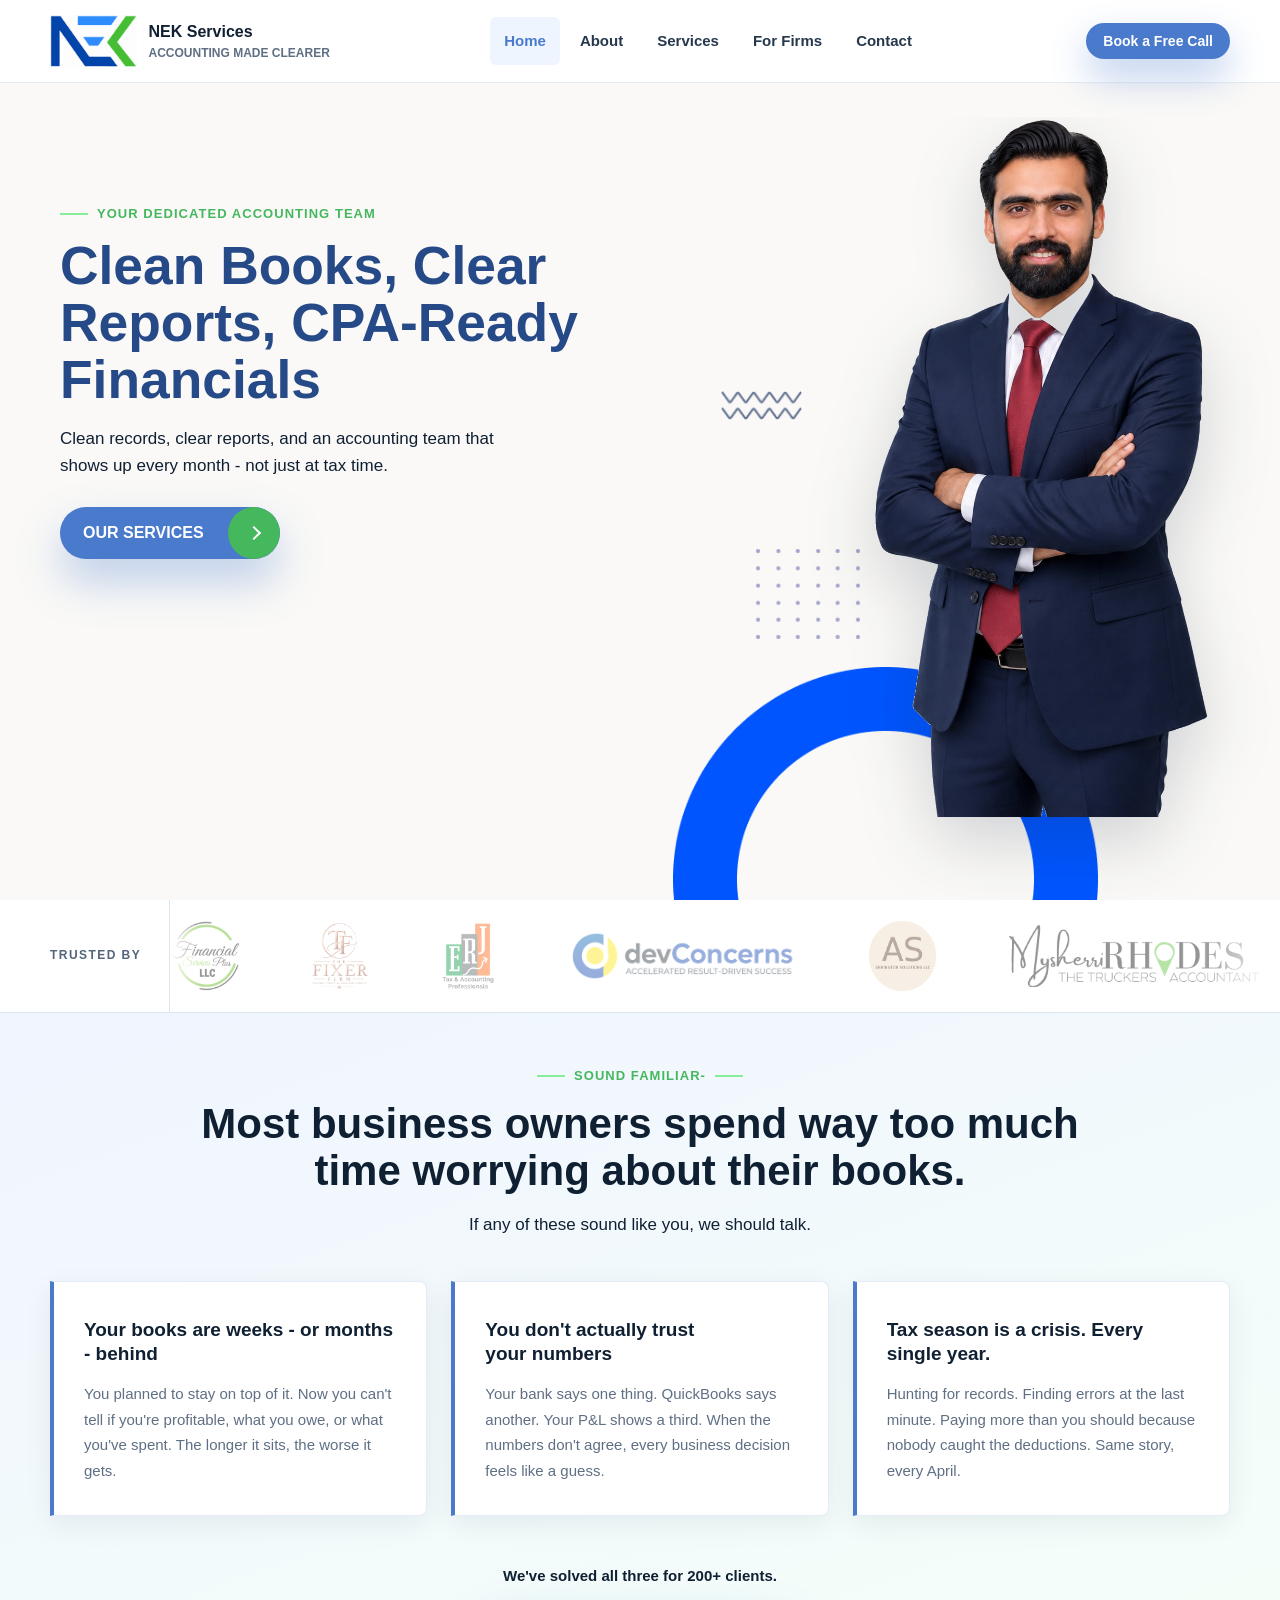
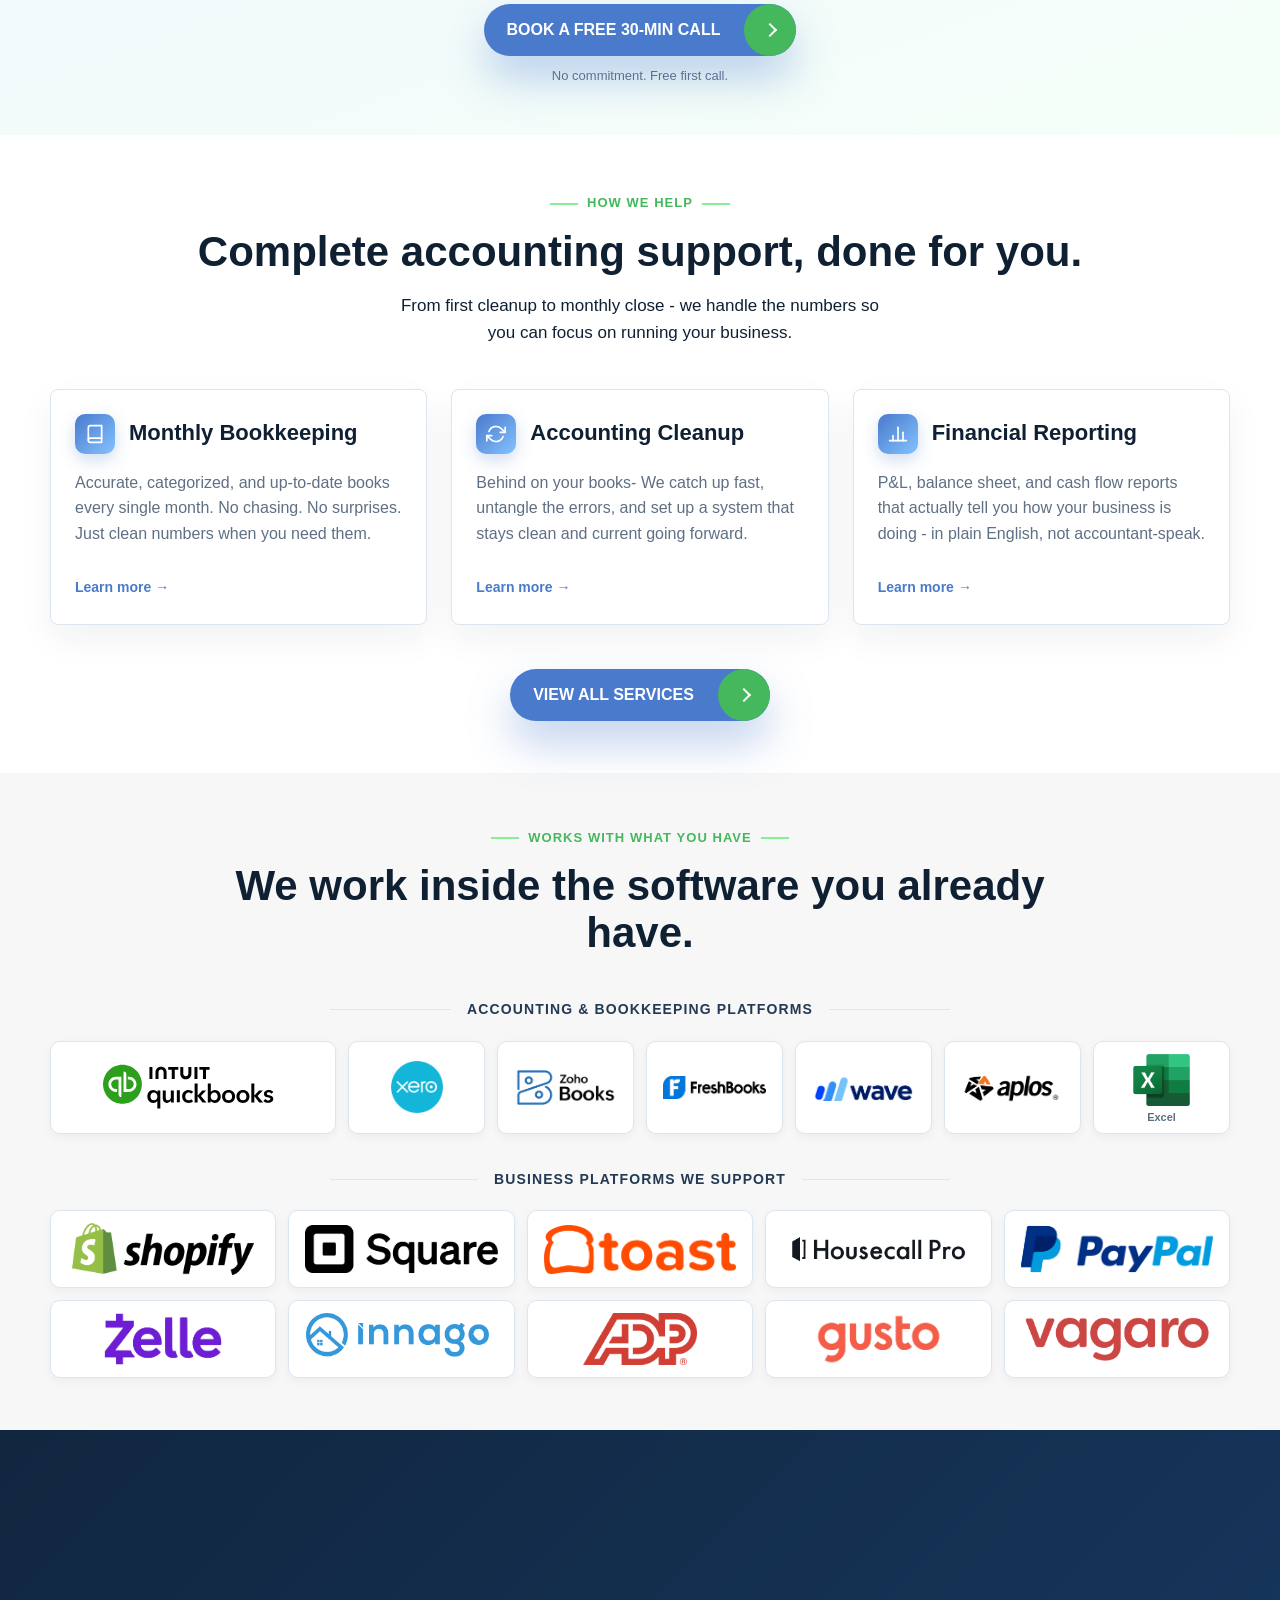
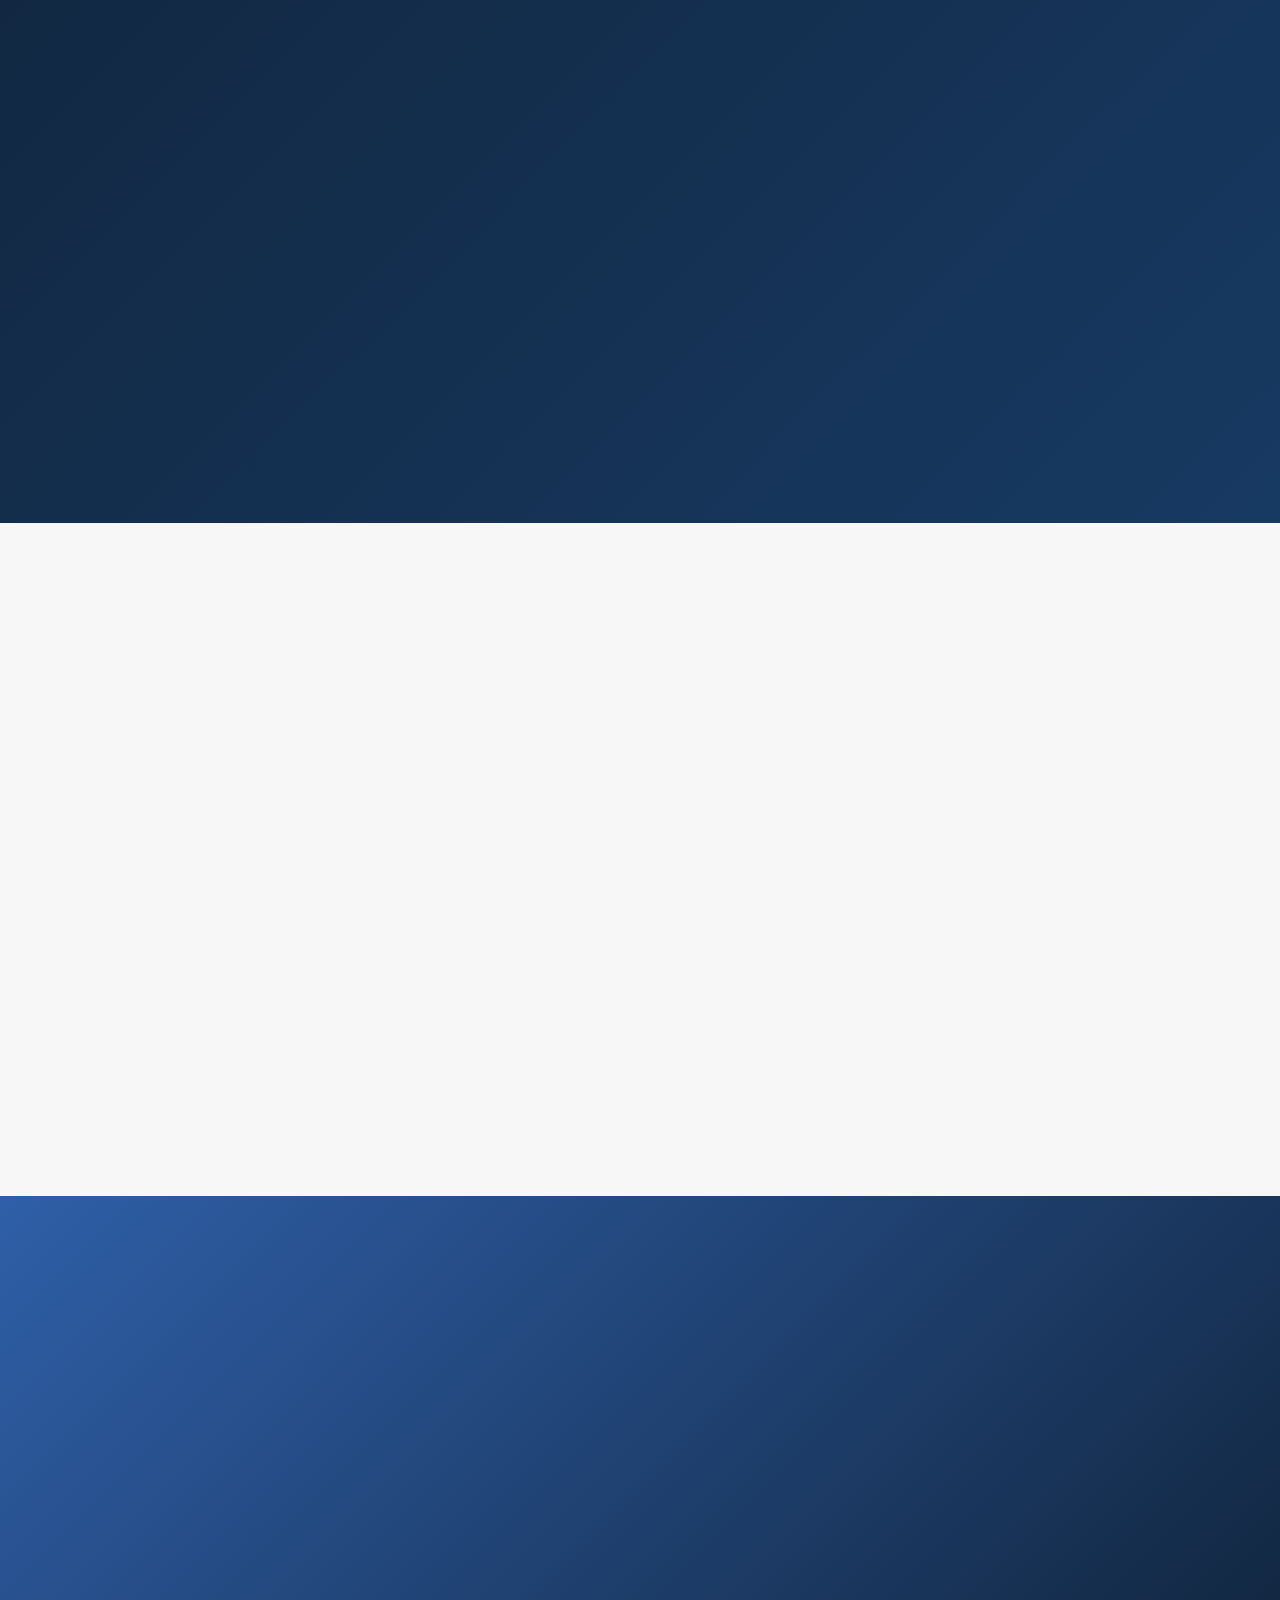
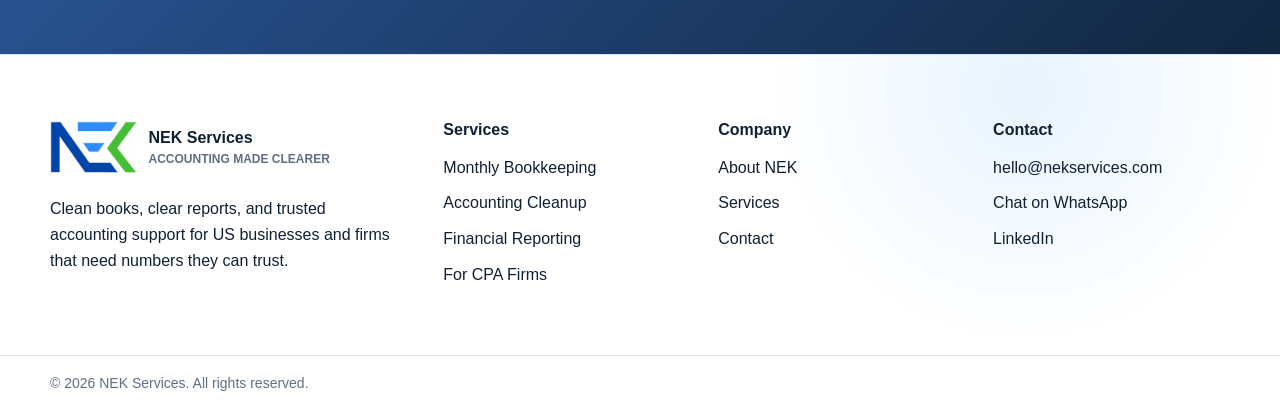
<file: website/index.html>
﻿<!doctype html>
<html lang="en">
<head>
  <meta charset="utf-8">
  <meta name="viewport" content="width=device-width, initial-scale=1">
  <title>NEK Services | Bookkeeping &amp; Accounting for US Businesses</title>
  <meta name="description" content="Clean books, clear reports, and CPA-ready financials for US businesses and CPA firms. NEK Services - monthly bookkeeping, accounting cleanup, financial reporting, and outsourced accounting support since 2016.">
  <link rel="canonical" href="https://www.nekservices.com/">
  <link rel="icon" href="assets/logos/favicon.png?v=nek-favicon-32-1">
  <link rel="preload" as="image" href="assets/img/founder/portrait_q100.webp" type="image/webp">
  <link rel="stylesheet" href="assets/css/styles.css?v=software-label-align-1">
  <!-- Open Graph -->
  <meta property="og:type" content="website">
  <meta property="og:title" content="NEK Services | Bookkeeping & Accounting for US Businesses">
  <meta property="og:description" content="Clean books, clear reports, and CPA-ready financials for US businesses and CPA firms. 10+ years, 200+ clients, strict NDA on every engagement.">
  <meta property="og:url" content="https://www.nekservices.com/">
  <meta property="og:image" content="https://www.nekservices.com/assets/img/og-image.png">
  <meta name="twitter:card" content="summary_large_image">
  <meta name="twitter:title" content="NEK Services | Bookkeeping & Accounting for US Businesses">
  <meta name="twitter:description" content="Clean books, clear reports, and CPA-ready financials for US businesses and CPA firms.">
  <meta name="twitter:image" content="https://www.nekservices.com/assets/img/og-image.png">
  <!-- JSON-LD -->
  <script type="application/ld+json">
  {
    "@context": "https://schema.org",
    "@type": "AccountingService",
    "name": "NEK Services",
    "description": "Monthly bookkeeping, accounting cleanup, financial reporting, and outsourced accounting for US businesses and CPA firms.",
    "url": "https://www.nekservices.com",
    "email": "hello@nekservices.com",
    "foundingDate": "2016",
    "founder": { "@type": "Person", "name": "Muhammad Ilyas", "jobTitle": "Founder & CEO" },
    "areaServed": "US",
    "sameAs": ["https://www.linkedin.com/company/nek-services/"]
  }
  </script>
</head>
<body class="home">

  <header class="header">
    <nav class="container nav" aria-label="Main navigation">
      <a class="brand" href="index.html" aria-label="NEK Services home">
        <img class="brand__logo" src="assets/logos/nek-logo.png?v=mark-2" alt="NEK Services">
        <span class="brand__text">NEK Services <span>Accounting made clearer</span></span>
      </a>
      <button class="menu-toggle" type="button" aria-label="Toggle navigation" aria-expanded="false" data-menu-toggle>
        <span aria-hidden="true"></span><span aria-hidden="true"></span><span aria-hidden="true"></span>
      </button>
      <ul class="nav__links" data-nav-links>
        <li><a href="index.html" aria-current="page">Home</a></li>
        <li><a href="about.html">About</a></li>
        <li><a href="services.html">Services</a></li>
        <li><a href="for-firms.html">For Firms</a></li>
        <li><a href="contact.html">Contact</a></li>
      </ul>
      <div class="nav__actions">
        <a class="btn btn--primary" href="contact.html">Book a Free Call</a>
      </div>
    </nav>
  </header>

  <main>

    <!-- ---------------------------------------------
         HERO  -  DESIGN LOCKED
    --------------------------------------------- -->
    <section class="hero">
      <div class="container hero__grid">
        <div class="hero-copy reveal">
          <p class="eyebrow">Your dedicated accounting team</p>
          <h1>Clean Books, Clear Reports, CPA-Ready Financials</h1>
          <p class="lead">Clean records, clear reports, and an accounting team that shows up every month - not just at tax time.</p>
          <div class="hero__actions">
            <a class="btn btn--arrow" href="services.html"><span>Our Services</span></a>
          </div>
        </div>
        <div class="hero-card hero-visual reveal" aria-label="Muhammad Ilyas, Founder and CEO of NEK Services">
          <span class="hero-visual__ring" aria-hidden="true"></span>
          <span class="hero-visual__dots" aria-hidden="true"></span>
          <span class="hero-visual__zigzag" aria-hidden="true"></span>
          <div class="hero-card__image">
            <picture>
              <source srcset="assets/img/founder/portrait_q100.webp" type="image/webp">
              <img src="assets/img/founder/muhammad-ilyas-standing-1-cutout.png" alt="Muhammad Ilyas, Founder and CEO of NEK Services">
            </picture>
          </div>
        </div>
      </div>
    </section>

    <!-- ---------------------------------------------
         TRUST BAR
    --------------------------------------------- -->
    <div class="trust-bar-wrap">
      <div class="trust-bar__label-col">
        <span class="trust-bar__label">Trusted by</span>
      </div>
      <div class="marquee-outer">
        <div class="marquee-track">
          <div class="marquee-logo"><img src="assets/img/clients/client-financial-services-plus.png" alt="Financial Services Plus" loading="lazy"></div>
          <div class="marquee-logo"><img src="assets/img/clients/client-the-fixer-firm.png" alt="The Fixer Firm" loading="lazy"></div>
          <div class="marquee-logo"><img src="assets/img/clients/client-erj-tax-accounting.png" alt="ERJ Tax &amp; Accounting" loading="lazy"></div>
          <div class="marquee-logo"><img src="assets/img/clients/client-devconcerns.png" alt="DevConcerns" loading="lazy"></div>
          <div class="marquee-logo marquee-logo--badge"><img src="assets/img/clients/client-arrington-solutions.png" alt="Arrington Solutions" loading="lazy"></div>
          <div class="marquee-logo marquee-logo--wide"><img src="assets/img/clients/client-johnson-tax.png" alt="MySherri Rhodes" loading="lazy"></div>
          <div class="marquee-logo marquee-logo--dark"><img src="assets/img/clients/client-a-countability.png" alt="A-Countability" loading="lazy"></div>
          <div class="marquee-logo marquee-logo--wide"><img src="assets/img/clients/client-rhodes-accountant.png" alt="The Oasis Firm" loading="lazy"></div>
          <div class="marquee-logo marquee-logo--wide"><img src="assets/img/clients/client-my-financial-home.png" alt="My Financial Home" loading="lazy"></div>
          <div class="marquee-logo"><img src="assets/img/clients/client-royal-financial-services.png" alt="Royal Financial Services" loading="lazy"></div>
          <div class="marquee-logo marquee-logo--wide marquee-logo--premier"><img src="assets/img/clients/premier-business-solutions-full.png" alt="Premier Business Solutions" loading="lazy"></div>
          <div class="marquee-logo marquee-logo--dark marquee-logo--wide"><img src="assets/img/clients/client-your-tax-strategy.png" alt="Johnson Tax" loading="lazy"></div>
          <div class="marquee-logo marquee-logo--wide"><img src="assets/img/clients/client-the-oasis-firm.png" alt="Your Tax Strategy" loading="lazy"></div>
          <!-- duplicate set for seamless loop -->
          <div class="marquee-logo" aria-hidden="true"><img src="assets/img/clients/client-financial-services-plus.png" alt="" loading="lazy"></div>
          <div class="marquee-logo" aria-hidden="true"><img src="assets/img/clients/client-the-fixer-firm.png" alt="" loading="lazy"></div>
          <div class="marquee-logo" aria-hidden="true"><img src="assets/img/clients/client-erj-tax-accounting.png" alt="" loading="lazy"></div>
          <div class="marquee-logo" aria-hidden="true"><img src="assets/img/clients/client-devconcerns.png" alt="" loading="lazy"></div>
          <div class="marquee-logo marquee-logo--badge" aria-hidden="true"><img src="assets/img/clients/client-arrington-solutions.png" alt="" loading="lazy"></div>
          <div class="marquee-logo marquee-logo--wide" aria-hidden="true"><img src="assets/img/clients/client-johnson-tax.png" alt="" loading="lazy"></div>
          <div class="marquee-logo marquee-logo--dark" aria-hidden="true"><img src="assets/img/clients/client-a-countability.png" alt="" loading="lazy"></div>
          <div class="marquee-logo marquee-logo--wide" aria-hidden="true"><img src="assets/img/clients/client-rhodes-accountant.png" alt="" loading="lazy"></div>
          <div class="marquee-logo marquee-logo--wide" aria-hidden="true"><img src="assets/img/clients/client-my-financial-home.png" alt="" loading="lazy"></div>
          <div class="marquee-logo" aria-hidden="true"><img src="assets/img/clients/client-royal-financial-services.png" alt="" loading="lazy"></div>
          <div class="marquee-logo marquee-logo--wide marquee-logo--premier" aria-hidden="true"><img src="assets/img/clients/premier-business-solutions-full.png" alt="" loading="lazy"></div>
          <div class="marquee-logo marquee-logo--dark marquee-logo--wide" aria-hidden="true"><img src="assets/img/clients/client-your-tax-strategy.png" alt="" loading="lazy"></div>
          <div class="marquee-logo marquee-logo--wide" aria-hidden="true"><img src="assets/img/clients/client-the-oasis-firm.png" alt="" loading="lazy"></div>
        </div>      </div>
    </div>
    </div>

    <!-- ---------------------------------------------
         PAIN POINTS
    --------------------------------------------- -->
    <section class="section section--tint">
      <div class="container">
        <div class="section__head section__head--center reveal">
          <p class="eyebrow">Sound familiar-</p>
          <h2>Most business owners spend way too much time worrying about their books.</h2>
          <p class="lead">If any of these sound like you, we should talk.</p>
        </div>
        <div class="grid grid--3">
          <article class="card pain-card reveal">
            <h3>Your books are weeks - or months - behind</h3>
            <p>You planned to stay on top of it. Now you can't tell if you're profitable, what you owe, or what you've spent. The longer it sits, the worse it gets.</p>
          </article>
          <article class="card pain-card reveal">
            <h3>You don't actually trust your numbers</h3>
            <p>Your bank says one thing. QuickBooks says another. Your P&amp;L shows a third. When the numbers don't agree, every business decision feels like a guess.</p>
          </article>
          <article class="card pain-card reveal">
            <h3>Tax season is a crisis. Every single year.</h3>
            <p>Hunting for records. Finding errors at the last minute. Paying more than you should because nobody caught the deductions. Same story, every April.</p>
          </article>
        </div>
        <div class="pain-cta">
          <p class="pain-cta__claim">We've solved all three for 200+ clients.</p>
          <div>
            <a class="btn btn--arrow" href="contact.html"><span>Book a Free 30-Min Call</span></a>
            <p class="pain-cta__risk">No commitment. Free first call.</p>
          </div>
        </div>
      </div>
    </section>

    <!-- ---------------------------------------------
         SERVICES
    --------------------------------------------- -->
    <section class="section">
      <div class="container">
        <div class="section__head section__head--center reveal">
          <p class="eyebrow">How we help</p>
          <h2>Complete accounting support, done for you.</h2>
          <p class="lead">From first cleanup to monthly close - we handle the numbers so you can focus on running your business.</p>
        </div>
        <div class="grid grid--3">
          <article class="card reveal">
            <div class="svc-heading">
              <div class="svc-badge">
                <svg viewBox="0 0 24 24" fill="none" stroke="#fff" stroke-width="2" stroke-linecap="round" stroke-linejoin="round" aria-hidden="true"><path d="M4 19.5A2.5 2.5 0 0 1 6.5 17H20"/><path d="M6.5 2H20v20H6.5A2.5 2.5 0 0 1 4 19.5v-15A2.5 2.5 0 0 1 6.5 2z"/></svg>
              </div>
              <h3>Monthly Bookkeeping</h3>
            </div>
            <p>Accurate, categorized, and up-to-date books every single month. No chasing. No surprises. Just clean numbers when you need them.</p>
            <a class="card-link" href="services.html#bookkeeping">Learn more</a>
          </article>
          <article class="card reveal">
            <div class="svc-heading">
              <div class="svc-badge">
                <svg viewBox="0 0 24 24" fill="none" stroke="#fff" stroke-width="2" stroke-linecap="round" stroke-linejoin="round" aria-hidden="true"><polyline points="23 4 23 10 17 10"/><polyline points="1 20 1 14 7 14"/><path d="M3.51 9a9 9 0 0 1 14.85-3.36L23 10M1 14l4.64 4.36A9 9 0 0 0 20.49 15"/></svg>
              </div>
              <h3>Accounting Cleanup</h3>
            </div>
            <p>Behind on your books- We catch up fast, untangle the errors, and set up a system that stays clean and current going forward.</p>
            <a class="card-link" href="services.html#cleanup">Learn more</a>
          </article>
          <article class="card reveal">
            <div class="svc-heading">
              <div class="svc-badge">
                <svg viewBox="0 0 24 24" fill="none" stroke="#fff" stroke-width="2" stroke-linecap="round" stroke-linejoin="round" aria-hidden="true"><line x1="18" y1="20" x2="18" y2="10"/><line x1="12" y1="20" x2="12" y2="4"/><line x1="6" y1="20" x2="6" y2="14"/><line x1="2" y1="20" x2="22" y2="20"/></svg>
              </div>
              <h3>Financial Reporting</h3>
            </div>
            <p>P&amp;L, balance sheet, and cash flow reports that actually tell you how your business is doing - in plain English, not accountant-speak.</p>
            <a class="card-link" href="services.html#reporting">Learn more</a>
          </article>
        </div>
        <div class="section__actions" style="justify-content:center;margin-top:44px;">
          <a class="btn btn--arrow" href="services.html"><span>View All Services</span></a>
        </div>
      </div>
    </section>

    <!-- ---------------------------------------------
         SOFTWARE
    --------------------------------------------- -->
    <section class="section section--soft">
      <div class="container">
        <div class="section__head section__head--center reveal">
          <p class="eyebrow">Works with what you have</p>
          <h2>We work inside the software you already have.</h2>
        </div>
        <div class="sw-section reveal">
          <div class="sw-group">
            <p class="sw-group__label">Accounting &amp; Bookkeeping Platforms</p>
            <div class="sw-row sw-row--8">
              <div class="sw-tile sw-tile--wide"><img src="assets/img/software/quickbooks.svg" alt="QuickBooks" loading="lazy"></div>
              <div class="sw-tile"><img src="assets/img/software/xero-logo.png" alt="Xero" loading="lazy"></div>
              <div class="sw-tile"><img src="assets/img/software/zoho-books.png" alt="Zoho Books" loading="lazy"></div>
              <div class="sw-tile"><img src="assets/img/software/freshbooks.png" alt="FreshBooks" loading="lazy"></div>
              <div class="sw-tile"><img src="assets/img/software/wave.png" alt="Wave Accounting" loading="lazy"></div>
              <div class="sw-tile"><img src="assets/img/software/Aplos.png" alt="Aplos" loading="lazy"></div>
              <div class="sw-tile sw-tile--labeled"><img src="assets/img/software/excel-official.png" alt="Microsoft Excel" loading="lazy"><span class="sw-tile__name">Excel</span></div>
            </div>
          </div>
          <div class="sw-group">
            <p class="sw-group__label">Business Platforms We Support</p>
            <div class="sw-row sw-row--5">
              <div class="sw-tile"><img src="assets/img/software/shopify.png" alt="Shopify" loading="lazy"></div>
              <div class="sw-tile"><img src="assets/img/software/square.png" alt="Square" loading="lazy"></div>
              <div class="sw-tile"><img src="assets/img/software/toast.png" alt="Toast POS" loading="lazy"></div>
              <div class="sw-tile"><img src="assets/img/software/housecall-pro.webp" alt="Housecall Pro" loading="lazy"></div>
              <div class="sw-tile"><img src="assets/img/software/paypal.png" alt="PayPal" loading="lazy"></div>
              <div class="sw-tile"><img src="assets/img/software/zelle.png" alt="Zelle" loading="lazy"></div>
              <div class="sw-tile"><img src="assets/img/software/innago.png" alt="Innago" loading="lazy"></div>
              <div class="sw-tile"><img src="assets/img/software/adp.png" alt="ADP" loading="lazy"></div>
              <div class="sw-tile"><img src="assets/img/software/gusto.png" alt="Gusto" loading="lazy"></div>
              <div class="sw-tile"><img src="assets/img/software/vagaro.png" alt="Vagaro" loading="lazy"></div>
            </div>
          </div>
        </div>
      </div>
    </section>

    <!-- ---------------------------------------------
         HOW IT WORKS  -  White background (not soft - breaks consecutive grey)
    --------------------------------------------- -->
    <!-- ---------------------------------------------
         ABOUT + STATS  -  Dark section (shortened - full story on about.html)
    --------------------------------------------- -->
    <section class="section section--dark">
      <div class="container about-grid">
        <div class="reveal">
          <p class="eyebrow">The NEK Difference</p>
          <h2>10 years. 200 clients. Zero shortcuts.</h2>
          <p>For over 10 years, US businesses and CPA firms have trusted NEK to keep their books clean, their reports clear, and their deadlines met. We built NEK Services around one belief: accounting support should be accurate, affordable, and genuinely reliable.</p>
          <ul class="checks">
            <li>Qualified accountants - not just bookkeepers</li>
            <li>Certified QuickBooks ProAdvisors</li>
            <li>Same-day responses during US business hours</li>
          </ul>
          <p class="audience-note">Serving US business owners and CPA firms since 2016.</p>
          <div class="guarantee">
            <p>If we make an error, we fix it immediately - at no cost to you.</p>
          </div>
          <p class="security-note">All client data handled under strict NDA and confidentiality agreement.</p>
          <div class="section__actions" style="margin-top:28px;">
            <a class="btn btn--ghost-light" href="about.html">Meet the Team</a>
          </div>
        </div>
        <div class="reveal">
          <div class="photo-placeholder">
            <img src="assets/img/founder/muhammad-ilyas.jpg" alt="Muhammad Ilyas, Founder NEK Services" loading="lazy">
          </div>
          <div class="about-stats">
            <div class="about-stat">
              <strong data-count="10" data-suffix="+">0+</strong>
              <span>Years in Business</span>
            </div>
            <div class="about-stat">
              <strong data-count="200" data-suffix="+">0+</strong>
              <span>Clients Served</span>
            </div>
            <div class="about-stat">
              <strong data-count="10" data-suffix="K+">0K+</strong>
              <span>Books &amp; Reports Completed</span>
            </div>
            <div class="about-stat">
              <strong data-count="6" data-suffix="+">0+</strong>
              <span>Accounting Professionals</span>
            </div>
          </div>
        </div>
      </div>
    </section>

    <!-- ---------------------------------------------
         TESTIMONIALS  -  3 strongest (Cozette, Courtney, Sam)
    --------------------------------------------- -->
    <section class="section section--soft">
      <div class="container">
        <div class="section__head section__head--center reveal">
          <p class="eyebrow">Real results</p>
          <h2>Our clients say it better than we can.</h2>
          <p class="lead">Real results from the business owners and accounting firms that trust NEK with their most important numbers.</p>
        </div>
        <div class="slider reveal" data-slider>
          <button class="slider__button" type="button" aria-label="Previous testimonial" data-slider-prev>&#8592;</button>
          <div class="slider__viewport" aria-live="polite">
            <div class="slider__track" data-slider-track>

              <article class="card testimonial">
                <div class="testimonial__stars" aria-label="5 out of 5 stars"><span aria-hidden="true">&#9733;&#9733;&#9733;&#9733;&#9733;</span></div>
                <p class="testimonial__body">"NEK Services has helped our firm revenue increase by 227%. Knowledgeable, out-of-the-box thinkers - we've enjoyed partnering with a firm that truly meets our needs."</p>
                <div class="testimonial__person">
                  <img src="assets/img/team/cozette-96.jpg" alt="Dr. Cozette M. White" loading="lazy">
                  <div><strong>Dr. Cozette M. White</strong><span>My Financial Home Enterprises</span></div>
                </div>
              </article>

              <article class="card testimonial">
                <div class="testimonial__stars" aria-label="5 out of 5 stars"><span aria-hidden="true">&#9733;&#9733;&#9733;&#9733;&#9733;</span></div>
                <p class="testimonial__body">"In less than a year I have been able to double my monthly client revenue and leave my 9-5 job. The team consistently demonstrates professionalism, timeliness, and strong attention to detail."</p>
                <div class="testimonial__person">
                  <img src="assets/img/team/courtney-arrington-96.jpg" alt="Courtney Arrington" loading="lazy">
                  <div><strong>Courtney Arrington</strong><span>Arrington Solutions LLC</span></div>
                </div>
              </article>

              <article class="card testimonial">
                <div class="testimonial__stars" aria-label="5 out of 5 stars"><span aria-hidden="true">&#9733;&#9733;&#9733;&#9733;&#9733;</span></div>
                <p class="testimonial__body">"Working with Muhammad Ilyas at NEK Services has been a game-changer for our firm. His proactive approach and attention to detail have streamlined our processes and significantly improved client satisfaction."</p>
                <div class="testimonial__person">
                  <img src="assets/img/team/samantha-mabry-96.jpg" alt="Sam Mabry" loading="lazy">
                  <div><strong>Sam Mabry</strong><span>The Fixer Firm</span></div>
                </div>
              </article>

              <article class="card testimonial">
                <div class="testimonial__stars" aria-label="5 out of 5 stars"><span aria-hidden="true">&#9733;&#9733;&#9733;&#9733;&#9733;</span></div>
                <p class="testimonial__body">"Partnering with Muhammad was a great business decision - he has helped my firm with continued growth. Being able to outsource select services allows both companies to create scalable businesses."</p>
                <div class="testimonial__person">
                  <img src="assets/img/team/marshea-mayfield-96.jpg" alt="Marshea Mayfield" loading="lazy">
                  <div><strong>Marshea Mayfield</strong><span>Financial Services Plus LLC</span></div>
                </div>
              </article>

              <article class="card testimonial">
                <div class="testimonial__stars" aria-label="5 out of 5 stars"><span aria-hidden="true">&#9733;&#9733;&#9733;&#9733;&#9733;</span></div>
                <p class="testimonial__body">"NEK provided exceptional services in accounting, bookkeeping, and tax preparation. I would highly recommend their services because of their professionalism, timeliness, and overall great work."</p>
                <div class="testimonial__person">
                  <img src="assets/img/team/carl-cyrius-96.jpg" alt="Carl Cyrius" loading="lazy">
                  <div><strong>Carl Cyrius</strong><span>The Oasis Firm</span></div>
                </div>
              </article>

            </div>
          </div>
          <button class="slider__button" type="button" aria-label="Next testimonial" data-slider-next>&#8594;</button>
        </div>
      </div>
    </section>

    <!-- ---------------------------------------------
         FINAL CTA
    --------------------------------------------- -->
    <section class="section section--cta">
      <div class="container cta-inner reveal">
        <p class="eyebrow">Ready to get started-</p>
        <h2>Clean books. Clear reports. Starting this month.</h2>
        <p class="cta__sub">200+ US businesses and CPA firms already have clean books, clear reports, and an accounting team they count on every month.</p>
        <div class="section__actions" style="justify-content:center;">
          <a class="btn btn--arrow" href="contact.html"><span>Book a Free 30-Min Call</span></a>
          <a class="btn btn--ghost-light" href="about.html">Meet the Team</a>
        </div>
        <p class="cta-reassurance">No contracts. No lock-in. Your first call is free.</p>
        <p class="cta-location">Based in Lahore, Pakistan. Supporting US businesses since 2016.</p>
      </div>
    </section>

  </main>

  <footer class="footer">
    <div class="container footer__main">
      <div>
        <a class="brand" href="index.html">
          <img class="brand__logo" src="assets/logos/nek-logo.png?v=mark-2" alt="NEK Services">
          <span class="brand__text">NEK Services <span>Accounting made clearer</span></span>
        </a>
        <p>Clean books, clear reports, and trusted accounting support for US businesses and firms that need numbers they can trust.</p>
      </div>
      <div>
        <h3>Services</h3>
        <ul>
          <li><a href="services.html">Monthly Bookkeeping</a></li>
          <li><a href="services.html">Accounting Cleanup</a></li>
          <li><a href="services.html">Financial Reporting</a></li>
          <li><a href="for-firms.html">For CPA Firms</a></li>
        </ul>
      </div>
      <div>
        <h3>Company</h3>
        <ul>
          <li><a href="about.html">About NEK</a></li>
          <li><a href="services.html">Services</a></li>
          <li><a href="contact.html">Contact</a></li>
        </ul>
      </div>
      <div>
        <h3>Contact</h3>
        <ul>
          <li><a href="mailto:hello@nekservices.com">hello@nekservices.com</a></li>
          <li><a href="https://wa.me/923344721225" target="_blank" rel="noopener">Chat on WhatsApp</a></li>
          <li><a href="https://www.linkedin.com/company/nek-services/" target="_blank" rel="noopener">LinkedIn</a></li>
        </ul>
      </div>
    </div>
    <div class="footer__bottom">
      <div class="container">&copy; 2026 NEK Services. All rights reserved.</div>
    </div>
  </footer>

  <script src="assets/js/main.js?v=slider-loop-1"></script>
</body>
</html>
</file>
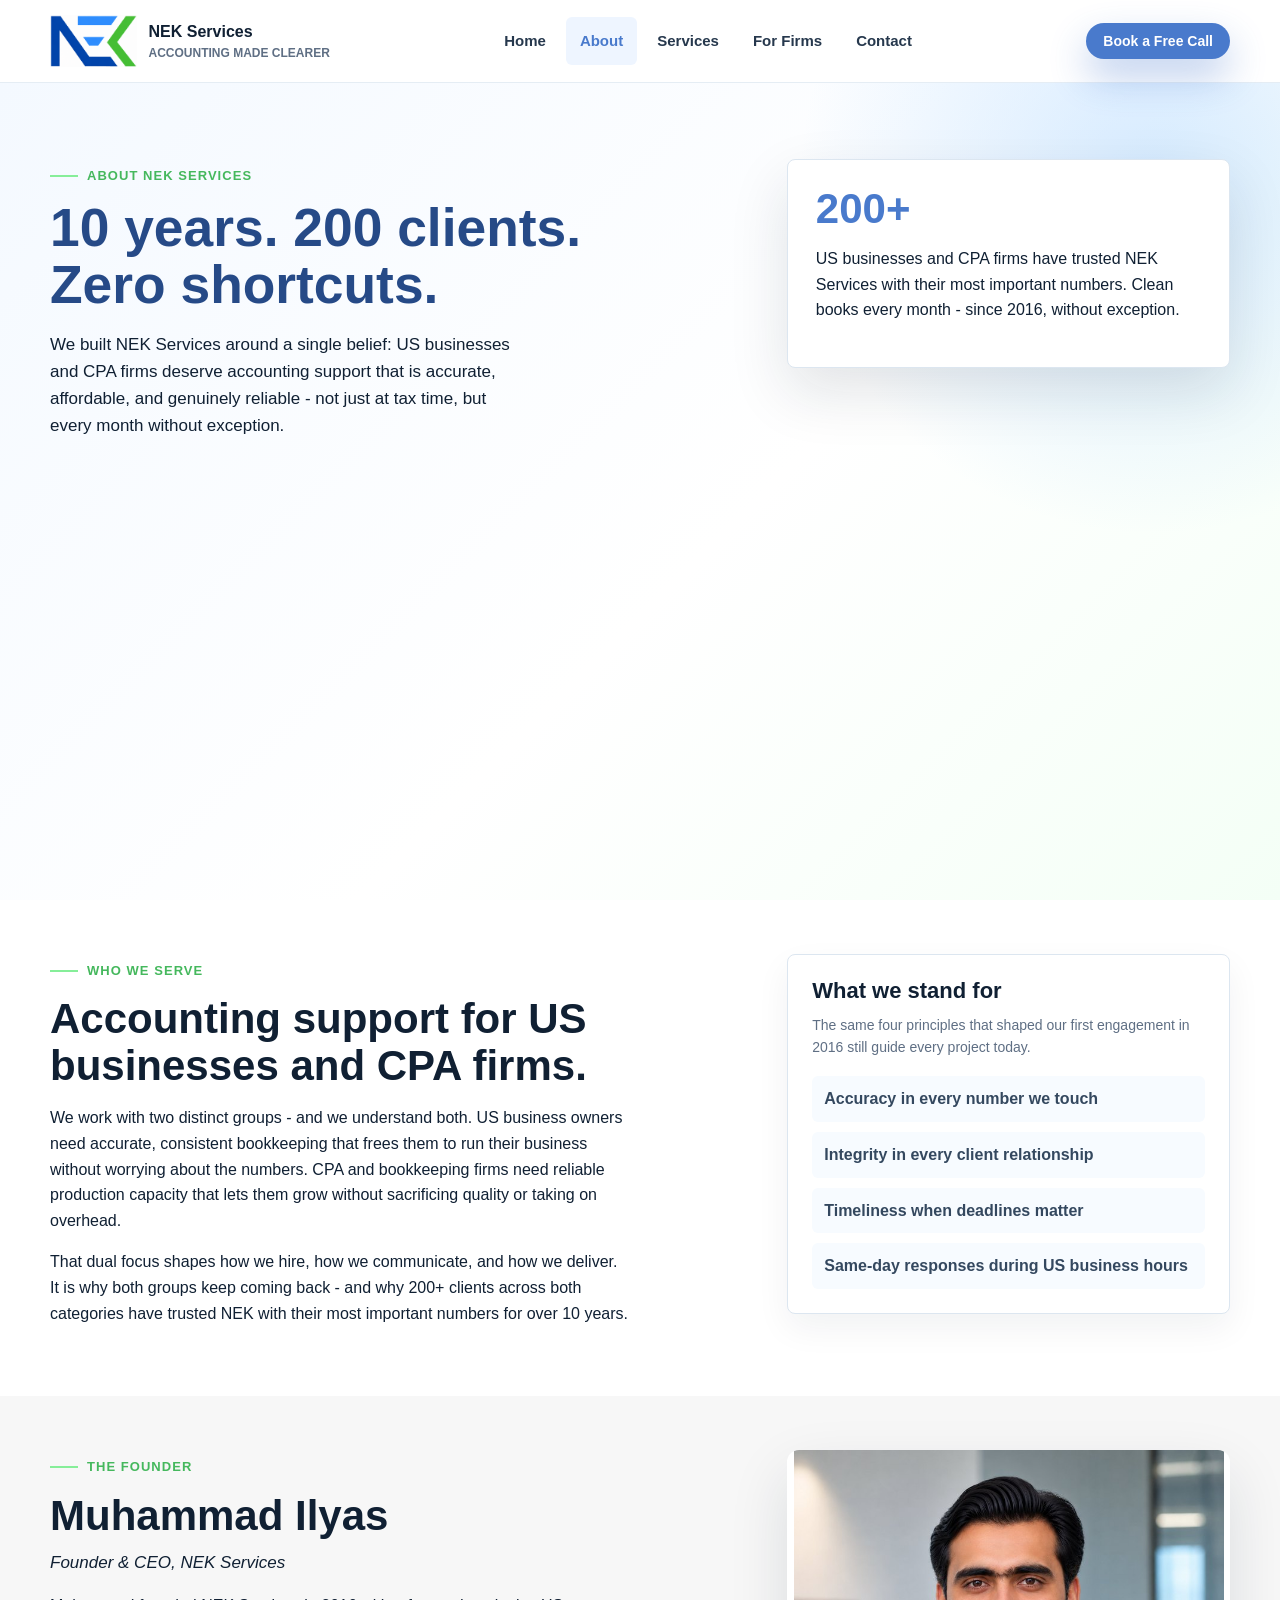
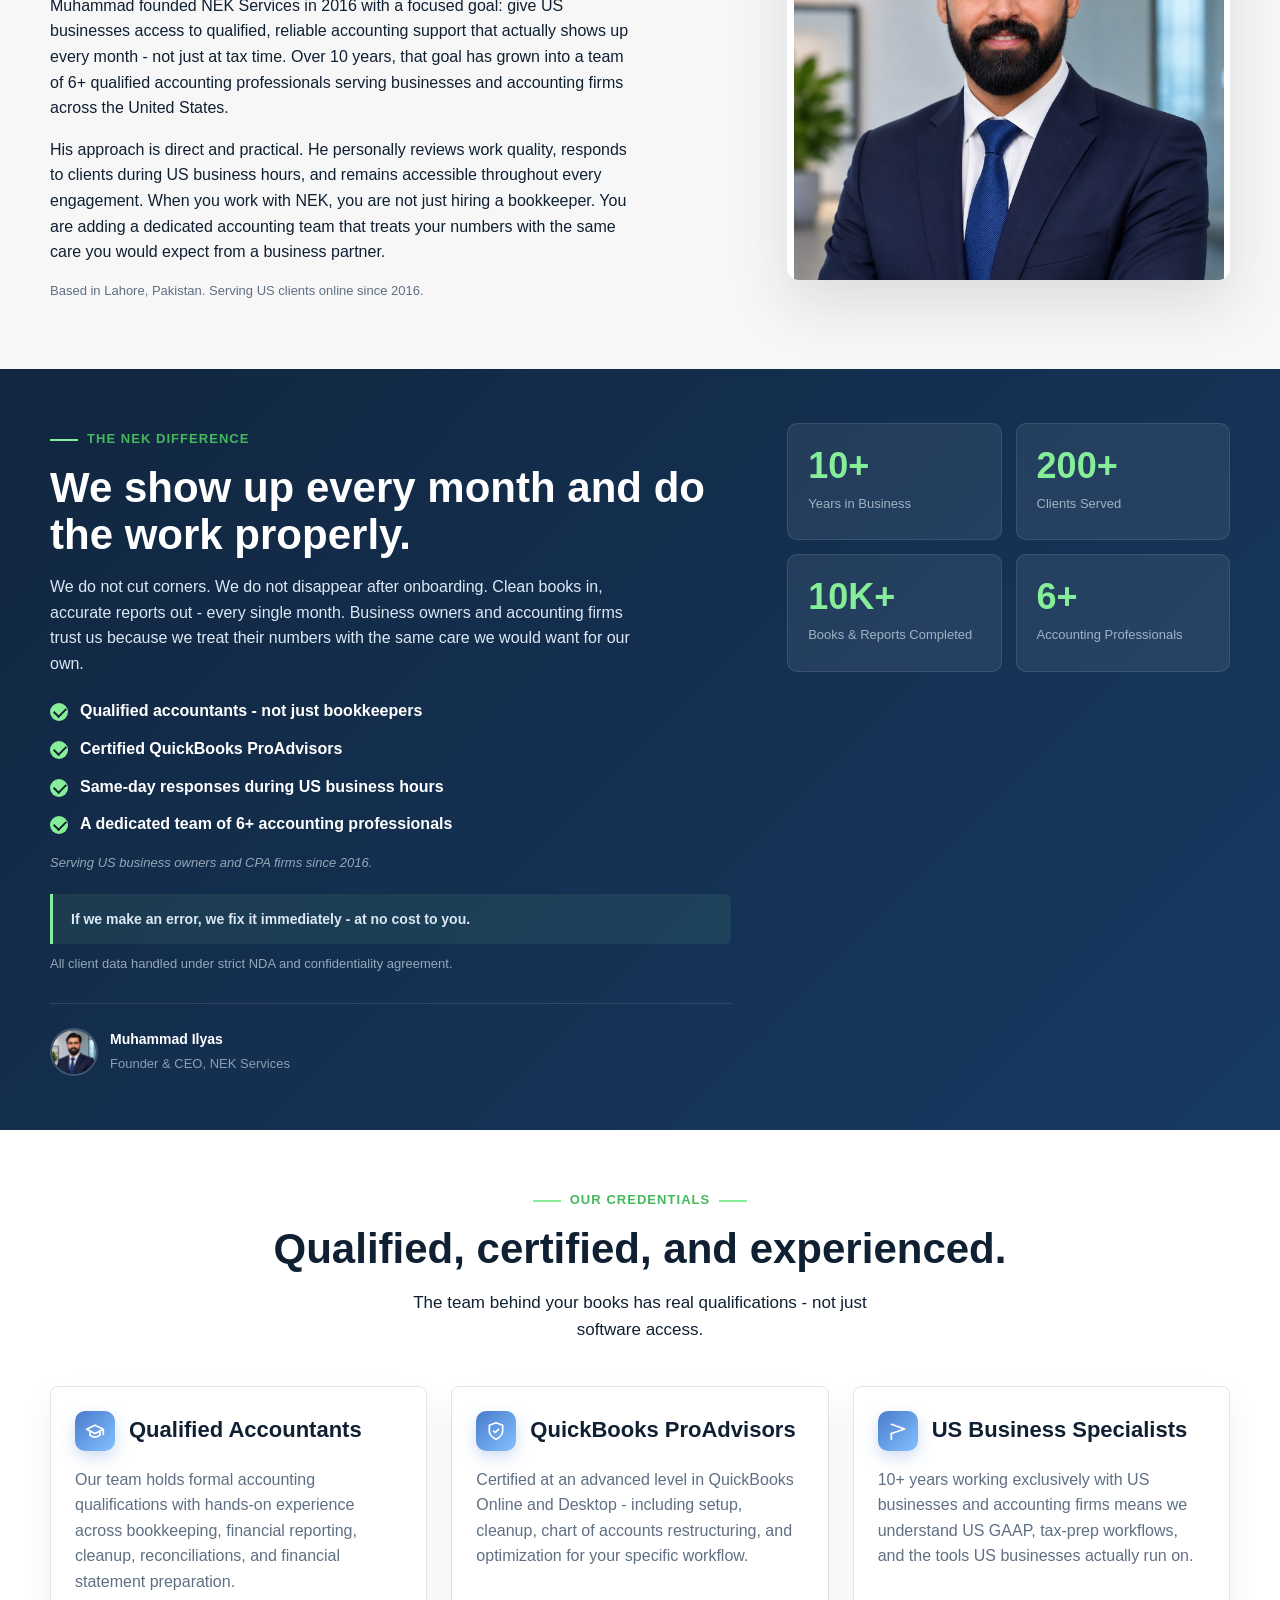
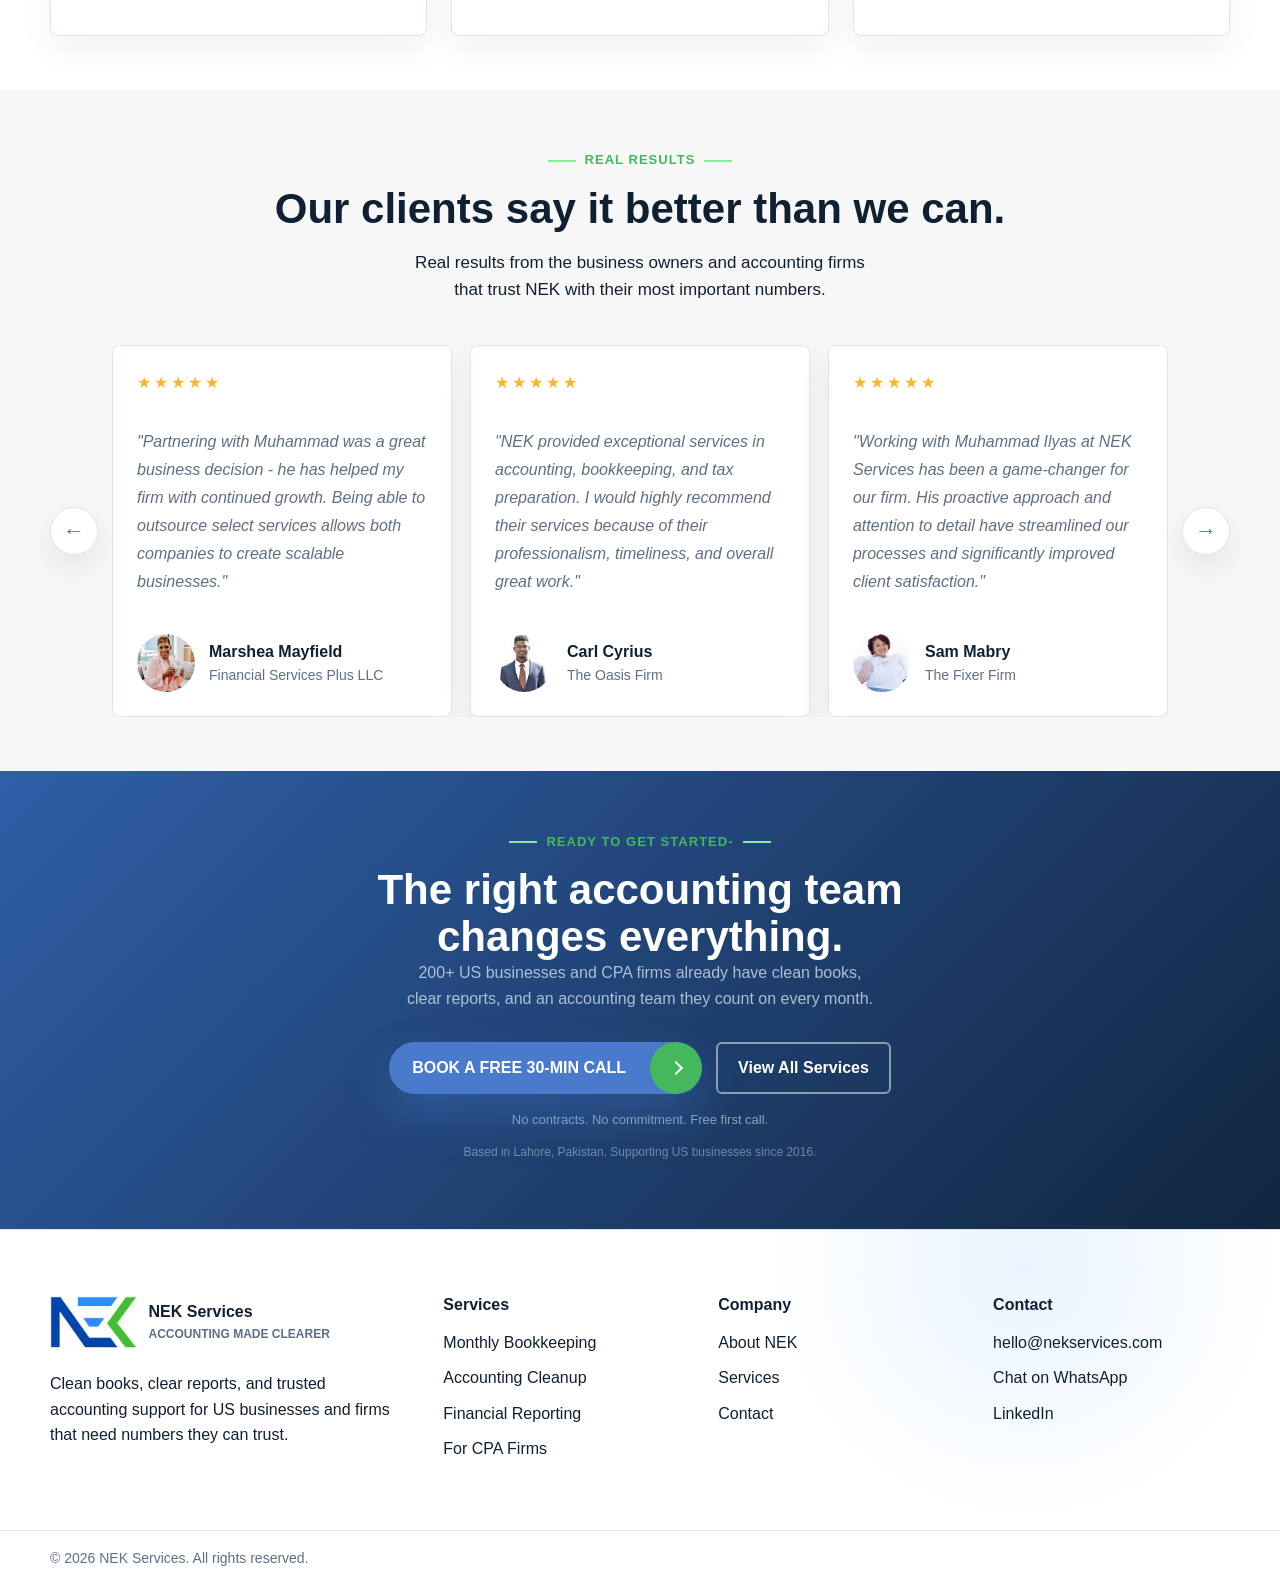
<file: website/about.html>
﻿<!doctype html>
<html lang="en">
<head>
  <meta charset="utf-8">
  <meta name="viewport" content="width=device-width, initial-scale=1">
  <title>About NEK Services | US Accounting &amp; Bookkeeping Team Since 2016</title>
  <meta name="description" content="NEK Services is a Lahore-based accounting team serving US businesses and CPA firms since 2016. 200+ clients, 10+ years, certified QuickBooks ProAdvisors, strict NDA on every engagement.">
  <link rel="canonical" href="https://www.nekservices.com/about.html">
  <link rel="icon" href="assets/logos/favicon.png?v=nek-favicon-32-1">
  <link rel="stylesheet" href="assets/css/styles.css?v=founder-photo-1">
  <meta property="og:type" content="website">
  <meta property="og:title" content="About NEK Services | US Accounting Team Since 2016">
  <meta property="og:description" content="10+ years, 200+ clients. Qualified accountants, Certified QuickBooks ProAdvisors, strict NDA on every engagement. Based in Lahore, serving US businesses and CPA firms.">
  <meta property="og:url" content="https://www.nekservices.com/about.html">
  <meta property="og:image" content="https://www.nekservices.com/assets/img/og-image.png">
  <meta name="twitter:card" content="summary_large_image">
  <meta name="twitter:title" content="About NEK Services | US Accounting Team Since 2016">
  <meta name="twitter:description" content="10+ years, 200+ clients. Qualified accountants, Certified QuickBooks ProAdvisors. Based in Lahore, serving US businesses and CPA firms since 2016.">
  <meta name="twitter:image" content="https://www.nekservices.com/assets/img/og-image.png">
  <script type="application/ld+json">
  {
    "@context": "https://schema.org",
    "@type": "AboutPage",
    "name": "About NEK Services",
    "url": "https://www.nekservices.com/about.html",
    "description": "NEK Services - Lahore-based accounting team serving US businesses and CPA firms since 2016.",
    "about": {
      "@type": "AccountingService",
      "name": "NEK Services",
      "founder": { "@type": "Person", "name": "Muhammad Ilyas" },
      "foundingDate": "2016"
    }
  }
  </script>
</head>
<body>

  <header class="header">
    <nav class="container nav" aria-label="Main navigation">
      <a class="brand" href="index.html" aria-label="NEK Services home">
        <img class="brand__logo" src="assets/logos/nek-logo.png?v=mark-2" alt="NEK Services">
        <span class="brand__text">NEK Services <span>Accounting made clearer</span></span>
      </a>
      <button class="menu-toggle" type="button" aria-label="Toggle navigation" aria-expanded="false" data-menu-toggle>
        <span aria-hidden="true"></span><span aria-hidden="true"></span><span aria-hidden="true"></span>
      </button>
      <ul class="nav__links" data-nav-links>
        <li><a href="index.html">Home</a></li>
        <li><a href="about.html" aria-current="page">About</a></li>
        <li><a href="services.html">Services</a></li>
        <li><a href="for-firms.html">For Firms</a></li>
        <li><a href="contact.html">Contact</a></li>
      </ul>
      <div class="nav__actions">
        <a class="btn btn--primary" href="contact.html">Book a Free Call</a>
      </div>
    </nav>
  </header>

  <main>

    <!-- ---------------------------------------------
         PAGE HERO
    --------------------------------------------- -->
    <section class="hero page-hero">
      <div class="container hero__grid">
        <div class="reveal">
          <p class="eyebrow">About NEK Services</p>
          <h1>10 years. 200 clients. Zero shortcuts.</h1>
          <p class="lead">We built NEK Services around a single belief: US businesses and CPA firms deserve accounting support that is accurate, affordable, and genuinely reliable - not just at tax time, but every month without exception.</p>
        </div>
        <div class="breadcrumb-card reveal">
          <strong>200+</strong>
          <p>US businesses and CPA firms have trusted NEK Services with their most important numbers. Clean books every month - since 2016, without exception.</p>
        </div>
      </div>
    </section>

    <!-- ---------------------------------------------
         WHO WE SERVE
    --------------------------------------------- -->
    <section class="section">
      <div class="container about-grid">
        <div class="reveal">
          <p class="eyebrow">Who we serve</p>
          <h2>Accounting support for US businesses and CPA firms.</h2>
          <p>We work with two distinct groups - and we understand both. US business owners need accurate, consistent bookkeeping that frees them to run their business without worrying about the numbers. CPA and bookkeeping firms need reliable production capacity that lets them grow without sacrificing quality or taking on overhead.</p>
          <p>That dual focus shapes how we hire, how we communicate, and how we deliver. It is why both groups keep coming back - and why 200+ clients across both categories have trusted NEK with their most important numbers for over 10 years.</p>
        </div>
        <div class="card reveal">
          <h3>What we stand for</h3>
          <p class="card__desc">The same four principles that shaped our first engagement in 2016 still guide every project today.</p>
          <ul class="service-list">
            <li>Accuracy in every number we touch</li>
            <li>Integrity in every client relationship</li>
            <li>Timeliness when deadlines matter</li>
            <li>Same-day responses during US business hours</li>
          </ul>
        </div>
      </div>
    </section>

    <!-- ---------------------------------------------
         FOUNDER STORY
    --------------------------------------------- -->
    <section class="section section--soft">
      <div class="container about-grid">
        <div class="reveal">
          <p class="eyebrow">The Founder</p>
          <h2>Muhammad Ilyas</h2>
          <p class="lead" style="margin-top:10px;font-style:italic;">Founder &amp; CEO, NEK Services</p>
          <p>Muhammad founded NEK Services in 2016 with a focused goal: give US businesses access to qualified, reliable accounting support that actually shows up every month - not just at tax time. Over 10 years, that goal has grown into a team of 6+ qualified accounting professionals serving businesses and accounting firms across the United States.</p>
          <p>His approach is direct and practical. He personally reviews work quality, responds to clients during US business hours, and remains accessible throughout every engagement. When you work with NEK, you are not just hiring a bookkeeper. You are adding a dedicated accounting team that treats your numbers with the same care you would expect from a business partner.</p>
          <p class="card__meta">Based in Lahore, Pakistan. Serving US clients online since 2016.</p>
        </div>
        <div class="reveal">
          <div class="photo-placeholder photo-placeholder--tall founder-photo">
            <img src="assets/img/founder/muhammad-ilyas.jpg" alt="Muhammad Ilyas, Founder and CEO of NEK Services" loading="lazy">
          </div>
        </div>
      </div>
    </section>

    <!-- ---------------------------------------------
         THE NEK DIFFERENCE  -  Dark section (fuller story - homepage has shortened version)
    --------------------------------------------- -->
    <section class="section section--dark">
      <div class="container about-grid">
        <div class="reveal">
          <p class="eyebrow">The NEK Difference</p>
          <h2>We show up every month and do the work properly.</h2>
          <p>We do not cut corners. We do not disappear after onboarding. Clean books in, accurate reports out - every single month. Business owners and accounting firms trust us because we treat their numbers with the same care we would want for our own.</p>
          <ul class="checks">
            <li>Qualified accountants - not just bookkeepers</li>
            <li>Certified QuickBooks ProAdvisors</li>
            <li>Same-day responses during US business hours</li>
            <li>A dedicated team of 6+ accounting professionals</li>
          </ul>
          <p class="audience-note">Serving US business owners and CPA firms since 2016.</p>
          <div class="guarantee">
            <p>If we make an error, we fix it immediately - at no cost to you.</p>
          </div>
          <p class="security-note">All client data handled under strict NDA and confidentiality agreement.</p>
          <div class="founder-sig">
            <img src="assets/img/founder/muhammad-ilyas.jpg" alt="Muhammad Ilyas" loading="lazy">
            <div>
              <strong>Muhammad Ilyas</strong>
              <span>Founder &amp; CEO, NEK Services</span>
            </div>
          </div>
        </div>
        <div class="reveal">
          <div class="about-stats">
            <div class="about-stat">
              <strong data-count="10" data-suffix="+">0+</strong>
              <span>Years in Business</span>
            </div>
            <div class="about-stat">
              <strong data-count="200" data-suffix="+">0+</strong>
              <span>Clients Served</span>
            </div>
            <div class="about-stat">
              <strong data-count="10" data-suffix="K+">0K+</strong>
              <span>Books &amp; Reports Completed</span>
            </div>
            <div class="about-stat">
              <strong data-count="6" data-suffix="+">0+</strong>
              <span>Accounting Professionals</span>
            </div>
          </div>
        </div>
      </div>
    </section>

    <!-- ---------------------------------------------
         CREDENTIALS
    --------------------------------------------- -->
    <section class="section">
      <div class="container">
        <div class="section__head section__head--center reveal">
          <p class="eyebrow">Our credentials</p>
          <h2>Qualified, certified, and experienced.</h2>
          <p class="lead">The team behind your books has real qualifications - not just software access.</p>
        </div>
        <div class="grid grid--3">
          <article class="card reveal">
            <div class="svc-heading">
              <div class="svc-badge">
                <svg viewBox="0 0 24 24" fill="none" stroke="#fff" stroke-width="2" stroke-linecap="round" stroke-linejoin="round" aria-hidden="true"><path d="M22 10v6M2 10l10-5 10 5-10 5z"/><path d="M6 12v5c3 3 9 3 12 0v-5"/></svg>
              </div>
              <h3>Qualified Accountants</h3>
            </div>
            <p>Our team holds formal accounting qualifications with hands-on experience across bookkeeping, financial reporting, cleanup, reconciliations, and financial statement preparation.</p>
          </article>
          <article class="card reveal">
            <div class="svc-heading">
              <div class="svc-badge">
                <svg viewBox="0 0 24 24" fill="none" stroke="#fff" stroke-width="2" stroke-linecap="round" stroke-linejoin="round" aria-hidden="true"><path d="M12 22s8-4 8-10V5l-8-3-8 3v7c0 6 8 10 8 10z"/><polyline points="9 12 11 14 15 10"/></svg>
              </div>
              <h3>QuickBooks ProAdvisors</h3>
            </div>
            <p>Certified at an advanced level in QuickBooks Online and Desktop - including setup, cleanup, chart of accounts restructuring, and optimization for your specific workflow.</p>
          </article>
          <article class="card reveal">
            <div class="svc-heading">
              <div class="svc-badge">
                <svg viewBox="0 0 24 24" fill="none" stroke="#fff" stroke-width="2" stroke-linecap="round" stroke-linejoin="round" aria-hidden="true"><line x1="4" y1="15" x2="4" y2="22"/><path d="M4 4l16 5.5L4 15"/></svg>
              </div>
              <h3>US Business Specialists</h3>
            </div>
            <p>10+ years working exclusively with US businesses and accounting firms means we understand US GAAP, tax-prep workflows, and the tools US businesses actually run on.</p>
          </article>
        </div>
      </div>
    </section>

    <!-- ---------------------------------------------
         TESTIMONIALS  -  3 (Marshea, Carl, Sam - different from homepage)
    --------------------------------------------- -->
    <section class="section section--soft">
      <div class="container">
        <div class="section__head section__head--center reveal">
          <p class="eyebrow">Real results</p>
          <h2>Our clients say it better than we can.</h2>
          <p class="lead">Real results from the business owners and accounting firms that trust NEK with their most important numbers.</p>
        </div>
        <div class="slider reveal" data-slider>
          <button class="slider__button" type="button" aria-label="Previous testimonial" data-slider-prev>&#8592;</button>
          <div class="slider__viewport" aria-live="polite">
            <div class="slider__track" data-slider-track>

              <article class="card testimonial">
                <div class="testimonial__stars" aria-label="5 out of 5 stars"><span aria-hidden="true">&#9733;&#9733;&#9733;&#9733;&#9733;</span></div>
                <p class="testimonial__body">"Partnering with Muhammad was a great business decision - he has helped my firm with continued growth. Being able to outsource select services allows both companies to create scalable businesses."</p>
                <div class="testimonial__person">
                  <img src="assets/img/team/marshea-mayfield-96.jpg" alt="Marshea Mayfield" loading="lazy">
                  <div><strong>Marshea Mayfield</strong><span>Financial Services Plus LLC</span></div>
                </div>
              </article>

              <article class="card testimonial">
                <div class="testimonial__stars" aria-label="5 out of 5 stars"><span aria-hidden="true">&#9733;&#9733;&#9733;&#9733;&#9733;</span></div>
                <p class="testimonial__body">"NEK provided exceptional services in accounting, bookkeeping, and tax preparation. I would highly recommend their services because of their professionalism, timeliness, and overall great work."</p>
                <div class="testimonial__person">
                  <img src="assets/img/team/carl-cyrius-96.jpg" alt="Carl Cyrius" loading="lazy">
                  <div><strong>Carl Cyrius</strong><span>The Oasis Firm</span></div>
                </div>
              </article>

              <article class="card testimonial">
                <div class="testimonial__stars" aria-label="5 out of 5 stars"><span aria-hidden="true">&#9733;&#9733;&#9733;&#9733;&#9733;</span></div>
                <p class="testimonial__body">"Working with Muhammad Ilyas at NEK Services has been a game-changer for our firm. His proactive approach and attention to detail have streamlined our processes and significantly improved client satisfaction."</p>
                <div class="testimonial__person">
                  <img src="assets/img/team/samantha-mabry-96.jpg" alt="Sam Mabry" loading="lazy">
                  <div><strong>Sam Mabry</strong><span>The Fixer Firm</span></div>
                </div>
              </article>

              <article class="card testimonial">
                <div class="testimonial__stars" aria-label="5 out of 5 stars"><span aria-hidden="true">&#9733;&#9733;&#9733;&#9733;&#9733;</span></div>
                <p class="testimonial__body">"In less than a year I have been able to double my monthly client revenue and leave my 9-5 job. The team consistently demonstrates professionalism, timeliness, and strong attention to detail."</p>
                <div class="testimonial__person">
                  <img src="assets/img/team/courtney-arrington-96.jpg" alt="Courtney Arrington" loading="lazy">
                  <div><strong>Courtney Arrington</strong><span>Arrington Solutions LLC</span></div>
                </div>
              </article>

              <article class="card testimonial">
                <div class="testimonial__stars" aria-label="5 out of 5 stars"><span aria-hidden="true">&#9733;&#9733;&#9733;&#9733;&#9733;</span></div>
                <p class="testimonial__body">"NEK Services has helped our firm revenue increase by 227%. Knowledgeable, out-of-the-box thinkers - we've enjoyed partnering with a firm that truly meets our needs."</p>
                <div class="testimonial__person">
                  <img src="assets/img/team/cozette-96.jpg" alt="Dr. Cozette M. White" loading="lazy">
                  <div><strong>Dr. Cozette M. White</strong><span>My Financial Home Enterprises</span></div>
                </div>
              </article>

            </div>
          </div>
          <button class="slider__button" type="button" aria-label="Next testimonial" data-slider-next>&#8594;</button>
        </div>
      </div>
    </section>

    <!-- ---------------------------------------------
         FINAL CTA
    --------------------------------------------- -->
    <section class="section section--cta">
      <div class="container cta-inner reveal">
        <p class="eyebrow">Ready to get started-</p>
        <h2>The right accounting team changes everything.</h2>
        <p class="cta__sub">200+ US businesses and CPA firms already have clean books, clear reports, and an accounting team they count on every month.</p>
        <div class="section__actions" style="justify-content:center;">
          <a class="btn btn--arrow" href="contact.html"><span>Book a Free 30-Min Call</span></a>
          <a class="btn btn--ghost-light" href="services.html">View All Services</a>
        </div>
        <p class="cta-reassurance">No contracts. No commitment. Free first call.</p>
        <p class="cta-location">Based in Lahore, Pakistan. Supporting US businesses since 2016.</p>
      </div>
    </section>

  </main>

  <footer class="footer">
    <div class="container footer__main">
      <div>
        <a class="brand" href="index.html">
          <img class="brand__logo" src="assets/logos/nek-logo.png?v=mark-2" alt="NEK Services">
          <span class="brand__text">NEK Services <span>Accounting made clearer</span></span>
        </a>
        <p>Clean books, clear reports, and trusted accounting support for US businesses and firms that need numbers they can trust.</p>
      </div>
      <div>
        <h3>Services</h3>
        <ul>
          <li><a href="services.html">Monthly Bookkeeping</a></li>
          <li><a href="services.html">Accounting Cleanup</a></li>
          <li><a href="services.html">Financial Reporting</a></li>
          <li><a href="for-firms.html">For CPA Firms</a></li>
        </ul>
      </div>
      <div>
        <h3>Company</h3>
        <ul>
          <li><a href="about.html">About NEK</a></li>
          <li><a href="services.html">Services</a></li>
          <li><a href="contact.html">Contact</a></li>
        </ul>
      </div>
      <div>
        <h3>Contact</h3>
        <ul>
          <li><a href="mailto:hello@nekservices.com">hello@nekservices.com</a></li>
          <li><a href="https://wa.me/923344721225" target="_blank" rel="noopener">Chat on WhatsApp</a></li>
          <li><a href="https://www.linkedin.com/company/nek-services/" target="_blank" rel="noopener">LinkedIn</a></li>
        </ul>
      </div>
    </div>
    <div class="footer__bottom">
      <div class="container">&copy; 2026 NEK Services. All rights reserved.</div>
    </div>
  </footer>

  <script src="assets/js/main.js?v=slider-loop-1"></script>
</body>
</html>
</file>
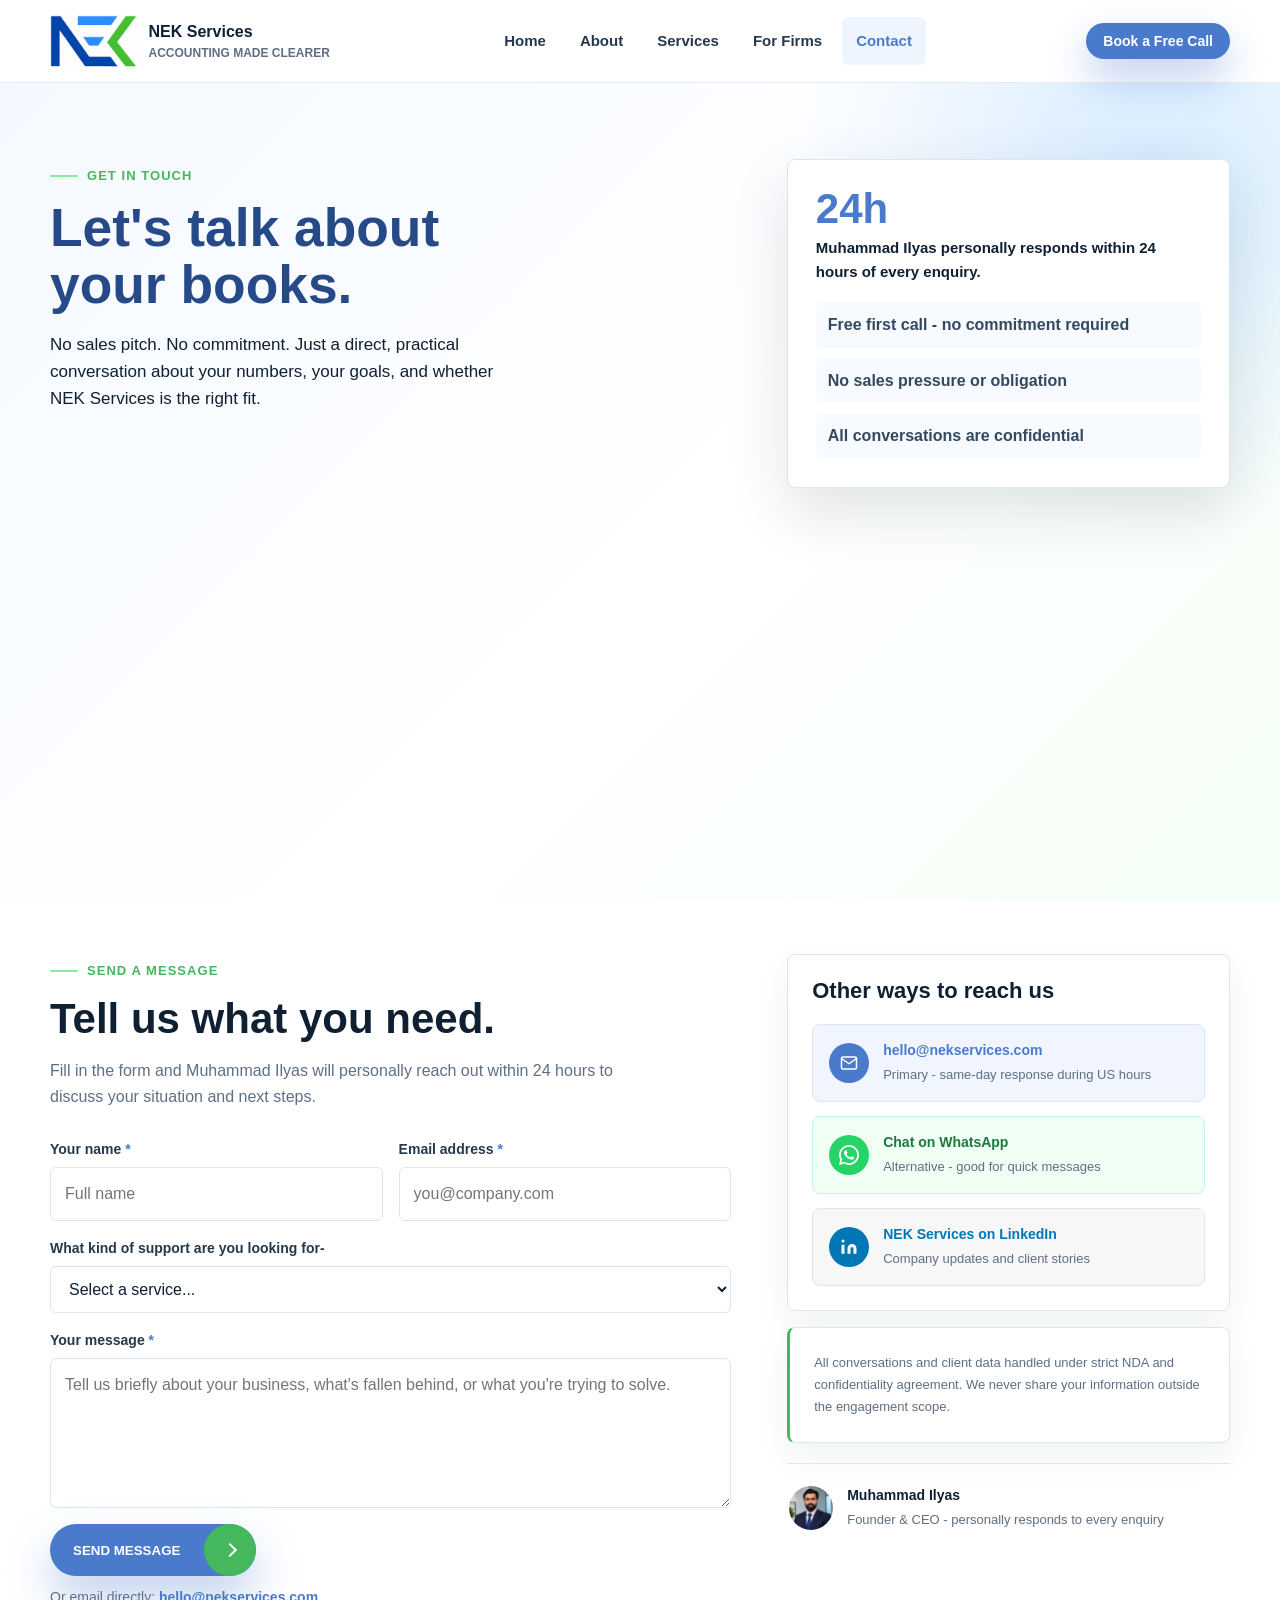
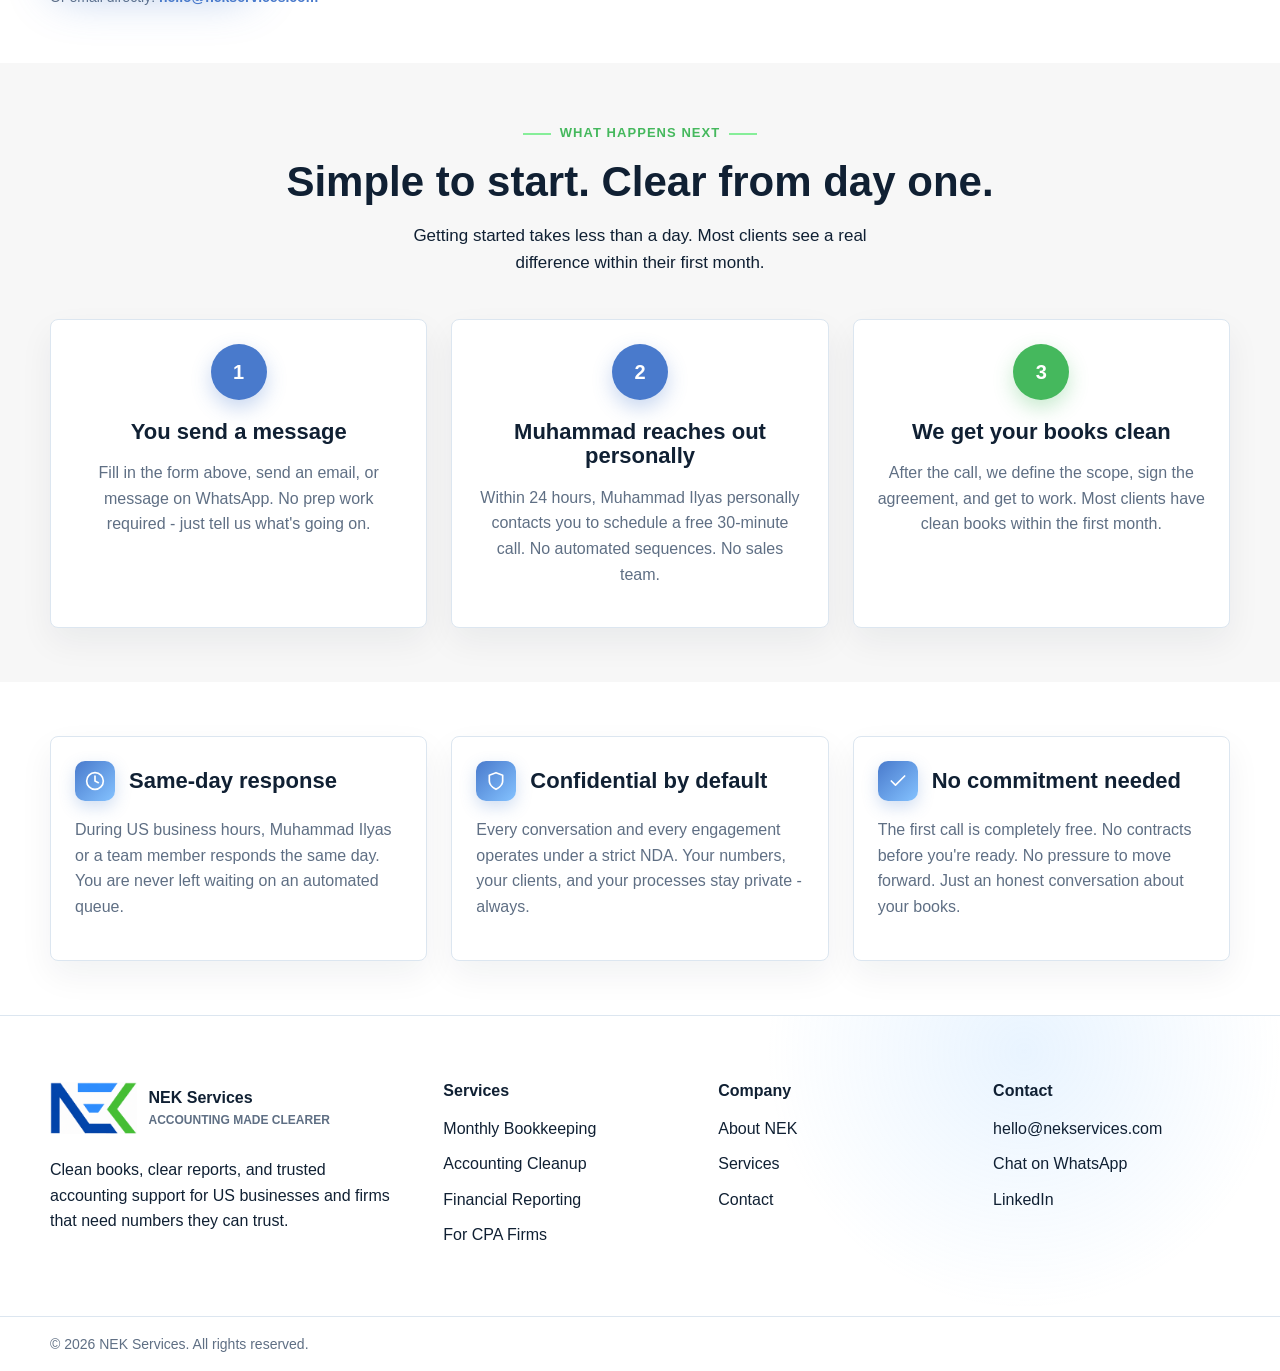
<file: website/contact.html>
﻿<!doctype html>
<html lang="en">
<head>
  <meta charset="utf-8">
  <meta name="viewport" content="width=device-width, initial-scale=1">
  <title>Contact NEK Services | Book a Free 30-Min Accounting Call</title>
  <meta name="description" content="Book a free 30-minute call with Muhammad Ilyas at NEK Services. Same-day response during US business hours. No commitment, no sales pressure. All conversations confidential.">
  <link rel="canonical" href="https://www.nekservices.com/contact.html">
  <link rel="icon" href="assets/logos/favicon.png?v=nek-favicon-32-1">
  <link rel="stylesheet" href="assets/css/styles.css?v=software-line-removed-1">
  <meta property="og:type" content="website">
  <meta property="og:title" content="Contact NEK Services | Book a Free 30-Min Call">
  <meta property="og:description" content="No sales pitch. No commitment. Just a direct conversation about your books and whether NEK is the right fit. Same-day response during US business hours.">
  <meta property="og:url" content="https://www.nekservices.com/contact.html">
  <meta property="og:image" content="https://www.nekservices.com/assets/img/og-image.png">
  <meta name="twitter:card" content="summary_large_image">
  <meta name="twitter:title" content="Contact NEK Services | Book a Free 30-Min Call">
  <meta name="twitter:description" content="No sales pitch. No commitment. Just a direct conversation about your books and whether NEK is the right fit.">
  <meta name="twitter:image" content="https://www.nekservices.com/assets/img/og-image.png">
  <script type="application/ld+json">
  {
    "@context": "https://schema.org",
    "@type": "ContactPage",
    "name": "Contact NEK Services",
    "url": "https://www.nekservices.com/contact.html",
    "description": "Book a free 30-minute call with Muhammad Ilyas at NEK Services.",
    "about": { "@type": "AccountingService", "name": "NEK Services", "email": "hello@nekservices.com" }
  }
  </script>
</head>
<body>

  <header class="header">
    <nav class="container nav" aria-label="Main navigation">
      <a class="brand" href="index.html" aria-label="NEK Services home">
        <img class="brand__logo" src="assets/logos/nek-logo.png?v=mark-2" alt="NEK Services">
        <span class="brand__text">NEK Services <span>Accounting made clearer</span></span>
      </a>
      <button class="menu-toggle" type="button" aria-label="Toggle navigation" aria-expanded="false" data-menu-toggle>
        <span aria-hidden="true"></span><span aria-hidden="true"></span><span aria-hidden="true"></span>
      </button>
      <ul class="nav__links" data-nav-links>
        <li><a href="index.html">Home</a></li>
        <li><a href="about.html">About</a></li>
        <li><a href="services.html">Services</a></li>
        <li><a href="for-firms.html">For Firms</a></li>
        <li><a href="contact.html" aria-current="page">Contact</a></li>
      </ul>
      <div class="nav__actions">
        <a class="btn btn--primary" href="#contact-form">Book a Free Call</a>
      </div>
    </nav>
  </header>

  <main>

    <!-- ---------------------------------------------
         PAGE HERO
    --------------------------------------------- -->
    <section class="hero page-hero">
      <div class="container contact-grid">
        <div class="reveal">
          <p class="eyebrow">Get in touch</p>
          <h1>Let's talk about your books.</h1>
          <p class="lead">No sales pitch. No commitment. Just a direct, practical conversation about your numbers, your goals, and whether NEK Services is the right fit.</p>
        </div>
        <div class="breadcrumb-card reveal">
          <strong>24h</strong>
          <p style="font-weight:700;color:var(--ink);margin:6px 0 16px;font-size:15px;">Muhammad Ilyas personally responds within 24 hours of every enquiry.</p>
          <ul class="service-list">
            <li>Free first call - no commitment required</li>
            <li>No sales pressure or obligation</li>
            <li>All conversations are confidential</li>
          </ul>
        </div>
      </div>
    </section>

    <!-- ---------------------------------------------
         CONTACT FORM + INFO PANEL
    --------------------------------------------- -->
    <section class="section">
      <div class="container about-grid">

        <div class="reveal">
          <p class="eyebrow">Send a message</p>
          <h2>Tell us what you need.</h2>
          <p style="color:var(--muted);margin-bottom:28px;">Fill in the form and Muhammad Ilyas will personally reach out within 24 hours to discuss your situation and next steps.</p>
          <form id="contact-form" class="form" action="mailto:hello@nekservices.com" method="post" enctype="text/plain">
            <div class="form__row">
              <div class="field">
                <label for="name">Your name <span style="color:var(--blue)">*</span></label>
                <input id="name" name="name" type="text" placeholder="Full name" autocomplete="name" required>
              </div>
              <div class="field">
                <label for="email">Email address <span style="color:var(--blue)">*</span></label>
                <input id="email" name="email" type="email" placeholder="you@company.com" autocomplete="email" required>
              </div>
            </div>
            <div class="field">
              <label for="support">What kind of support are you looking for-</label>
              <select id="support" name="support">
                <option value="">Select a service...</option>
                <option>Monthly Bookkeeping</option>
                <option>Accounting Cleanup (books behind)</option>
                <option>Financial Reporting</option>
                <option>Budgeting &amp; Cash Flow</option>
                <option>Financial Analysis</option>
                <option>CFO-Style Advisory</option>
                <option>CPA Firm Outsourcing</option>
                <option>Not sure yet - help me figure it out</option>
              </select>
            </div>
            <div class="field">
              <label for="message">Your message <span style="color:var(--blue)">*</span></label>
              <textarea id="message" name="message" placeholder="Tell us briefly about your business, what's fallen behind, or what you're trying to solve." required></textarea>
            </div>
            <div>
              <button class="btn btn--arrow" type="submit"><span>Send Message</span></button>
              <p class="form-note" style="margin-top:10px;">Or email directly: <a href="mailto:hello@nekservices.com" style="color:var(--blue);font-weight:700;">hello@nekservices.com</a></p>
            </div>
          </form>
        </div>

        <div class="reveal">
          <div class="card" style="margin-bottom:16px;">
            <h3 style="margin-bottom:20px;">Other ways to reach us</h3>
            <div style="display:flex;flex-direction:column;gap:14px;">
              <a href="mailto:hello@nekservices.com" style="display:flex;align-items:center;gap:14px;padding:14px 16px;border-radius:8px;background:#f0f5ff;border:1px solid var(--line);text-decoration:none;">
                <div style="width:40px;height:40px;border-radius:50%;background:var(--blue);display:flex;align-items:center;justify-content:center;flex-shrink:0;">
                  <svg width="18" height="18" viewBox="0 0 24 24" fill="none" stroke="#fff" stroke-width="2" stroke-linecap="round" stroke-linejoin="round" aria-hidden="true"><path d="M4 4h16c1.1 0 2 .9 2 2v12c0 1.1-.9 2-2 2H4c-1.1 0-2-.9-2-2V6c0-1.1.9-2 2-2z"/><polyline points="22,6 12,13 2,6"/></svg>
                </div>
                <div>
                  <strong style="display:block;color:var(--blue);font-size:14px;">hello@nekservices.com</strong>
                  <span style="font-size:13px;color:var(--muted);">Primary - same-day response during US hours</span>
                </div>
              </a>
              <a href="https://wa.me/923344721225" target="_blank" rel="noopener" style="display:flex;align-items:center;gap:14px;padding:14px 16px;border-radius:8px;background:#f0fff4;border:1px solid #c6f6d5;text-decoration:none;">
                <div style="width:40px;height:40px;border-radius:50%;background:#25d366;display:flex;align-items:center;justify-content:center;flex-shrink:0;">
                  <svg width="20" height="20" viewBox="0 0 24 24" fill="#fff" aria-hidden="true"><path d="M17.472 14.382c-.297-.149-1.758-.867-2.03-.967-.273-.099-.471-.148-.67.15-.197.297-.767.966-.94 1.164-.173.199-.347.223-.644.075-.297-.15-1.255-.463-2.39-1.475-.883-.788-1.48-1.761-1.653-2.059-.173-.297-.018-.458.13-.606.134-.133.298-.347.446-.52.149-.174.198-.298.298-.497.099-.198.05-.371-.025-.52-.075-.149-.669-1.612-.916-2.207-.242-.579-.487-.5-.669-.51-.173-.008-.371-.01-.57-.01-.198 0-.52.074-.792.372-.272.297-1.04 1.016-1.04 2.479 0 1.462 1.065 2.875 1.213 3.074.149.198 2.096 3.2 5.077 4.487.709.306 1.262.489 1.694.625.712.227 1.36.195 1.871.118.571-.085 1.758-.719 2.006-1.413.248-.694.248-1.289.173-1.413-.074-.124-.272-.198-.57-.347z"/><path d="M12 0C5.373 0 0 5.373 0 12c0 2.123.553 4.116 1.524 5.842L.057 23.999l6.305-1.654A11.944 11.944 0 0 0 12 24c6.627 0 12-5.373 12-12S18.627 0 12 0zm0 21.818a9.818 9.818 0 0 1-4.999-1.37l-.358-.214-3.724.977.993-3.634-.234-.374A9.778 9.778 0 0 1 2.182 12C2.182 6.57 6.569 2.182 12 2.182S21.818 6.57 21.818 12 17.431 21.818 12 21.818z"/></svg>
                </div>
                <div>
                  <strong style="display:block;color:#1a7a3f;font-size:14px;">Chat on WhatsApp</strong>
                  <span style="font-size:13px;color:var(--muted);">Alternative - good for quick messages</span>
                </div>
              </a>
              <a href="https://www.linkedin.com/company/nek-services/" target="_blank" rel="noopener" style="display:flex;align-items:center;gap:14px;padding:14px 16px;border-radius:8px;background:#f7f7f7;border:1px solid var(--line);text-decoration:none;">
                <div style="width:40px;height:40px;border-radius:50%;background:#0077b5;display:flex;align-items:center;justify-content:center;flex-shrink:0;">
                  <svg width="18" height="18" viewBox="0 0 24 24" fill="#fff" aria-hidden="true"><path d="M16 8a6 6 0 0 1 6 6v7h-4v-7a2 2 0 0 0-2-2 2 2 0 0 0-2 2v7h-4v-7a6 6 0 0 1 6-6zM2 9h4v12H2z"/><circle cx="4" cy="4" r="2"/></svg>
                </div>
                <div>
                  <strong style="display:block;color:#0077b5;font-size:14px;">NEK Services on LinkedIn</strong>
                  <span style="font-size:13px;color:var(--muted);">Company updates and client stories</span>
                </div>
              </a>
            </div>
          </div>
          <div class="card" style="border-left:3px solid var(--green-dark);">
            <p style="font-size:13px;color:var(--muted);margin:0;line-height:1.7;">All conversations and client data handled under strict NDA and confidentiality agreement. We never share your information outside the engagement scope.</p>
          </div>
          <div class="founder-sig" style="margin-top:20px;padding-top:20px;border-top:1px solid var(--line);border-radius:0;">
            <img src="assets/img/founder/muhammad-ilyas.jpg" alt="Muhammad Ilyas" loading="lazy" style="width:48px;height:48px;border-radius:50%;object-fit:cover;object-position:top;flex-shrink:0;">
            <div>
              <strong style="display:block;color:var(--ink);font-size:14px;">Muhammad Ilyas</strong>
              <span style="color:var(--muted);font-size:13px;">Founder &amp; CEO - personally responds to every enquiry</span>
            </div>
          </div>
        </div>

      </div>
    </section>

    <!-- ---------------------------------------------
         WHAT HAPPENS NEXT
    --------------------------------------------- -->
    <section class="section section--soft">
      <div class="container">
        <div class="section__head section__head--center reveal">
          <p class="eyebrow">What happens next</p>
          <h2>Simple to start. Clear from day one.</h2>
          <p class="lead">Getting started takes less than a day. Most clients see a real difference within their first month.</p>
        </div>
        <div class="grid grid--3 reveal">
          <article class="card card--center">
            <div class="step-num">1</div>
            <h3>You send a message</h3>
            <p>Fill in the form above, send an email, or message on WhatsApp. No prep work required - just tell us what's going on.</p>
          </article>
          <article class="card card--center">
            <div class="step-num">2</div>
            <h3>Muhammad reaches out personally</h3>
            <p>Within 24 hours, Muhammad Ilyas personally contacts you to schedule a free 30-minute call. No automated sequences. No sales team.</p>
          </article>
          <article class="card card--center">
            <div class="step-num step-num--green">3</div>
            <h3>We get your books clean</h3>
            <p>After the call, we define the scope, sign the agreement, and get to work. Most clients have clean books within the first month.</p>
          </article>
        </div>
      </div>
    </section>

    <!-- ---------------------------------------------
         TRUST STRIP
    --------------------------------------------- -->
    <section class="section">
      <div class="container">
        <div class="grid grid--3">
          <article class="card reveal">
            <div class="svc-heading">
              <div class="svc-badge">
                <svg viewBox="0 0 24 24" fill="none" stroke="#fff" stroke-width="2" stroke-linecap="round" stroke-linejoin="round" aria-hidden="true"><circle cx="12" cy="12" r="10"/><polyline points="12 6 12 12 16 14"/></svg>
              </div>
              <h3>Same-day response</h3>
            </div>
            <p>During US business hours, Muhammad Ilyas or a team member responds the same day. You are never left waiting on an automated queue.</p>
          </article>
          <article class="card reveal">
            <div class="svc-heading">
              <div class="svc-badge">
                <svg viewBox="0 0 24 24" fill="none" stroke="#fff" stroke-width="2" stroke-linecap="round" stroke-linejoin="round" aria-hidden="true"><path d="M12 22s8-4 8-10V5l-8-3-8 3v7c0 6 8 10 8 10z"/></svg>
              </div>
              <h3>Confidential by default</h3>
            </div>
            <p>Every conversation and every engagement operates under a strict NDA. Your numbers, your clients, and your processes stay private - always.</p>
          </article>
          <article class="card reveal">
            <div class="svc-heading">
              <div class="svc-badge">
                <svg viewBox="0 0 24 24" fill="none" stroke="#fff" stroke-width="2" stroke-linecap="round" stroke-linejoin="round" aria-hidden="true"><polyline points="20 6 9 17 4 12"/></svg>
              </div>
              <h3>No commitment needed</h3>
            </div>
            <p>The first call is completely free. No contracts before you're ready. No pressure to move forward. Just an honest conversation about your books.</p>
          </article>
        </div>
      </div>
    </section>

  </main>

  <footer class="footer">
    <div class="container footer__main">
      <div>
        <a class="brand" href="index.html">
          <img class="brand__logo" src="assets/logos/nek-logo.png?v=mark-2" alt="NEK Services">
          <span class="brand__text">NEK Services <span>Accounting made clearer</span></span>
        </a>
        <p>Clean books, clear reports, and trusted accounting support for US businesses and firms that need numbers they can trust.</p>
      </div>
      <div>
        <h3>Services</h3>
        <ul>
          <li><a href="services.html">Monthly Bookkeeping</a></li>
          <li><a href="services.html">Accounting Cleanup</a></li>
          <li><a href="services.html">Financial Reporting</a></li>
          <li><a href="for-firms.html">For CPA Firms</a></li>
        </ul>
      </div>
      <div>
        <h3>Company</h3>
        <ul>
          <li><a href="about.html">About NEK</a></li>
          <li><a href="services.html">Services</a></li>
          <li><a href="contact.html">Contact</a></li>
        </ul>
      </div>
      <div>
        <h3>Contact</h3>
        <ul>
          <li><a href="mailto:hello@nekservices.com">hello@nekservices.com</a></li>
          <li><a href="https://wa.me/923344721225" target="_blank" rel="noopener">Chat on WhatsApp</a></li>
          <li><a href="https://www.linkedin.com/company/nek-services/" target="_blank" rel="noopener">LinkedIn</a></li>
        </ul>
      </div>
    </div>
    <div class="footer__bottom">
      <div class="container">&copy; 2026 NEK Services. All rights reserved.</div>
    </div>
  </footer>

  <script src="assets/js/main.js?v=slider-loop-1"></script>
</body>
</html>
</file>
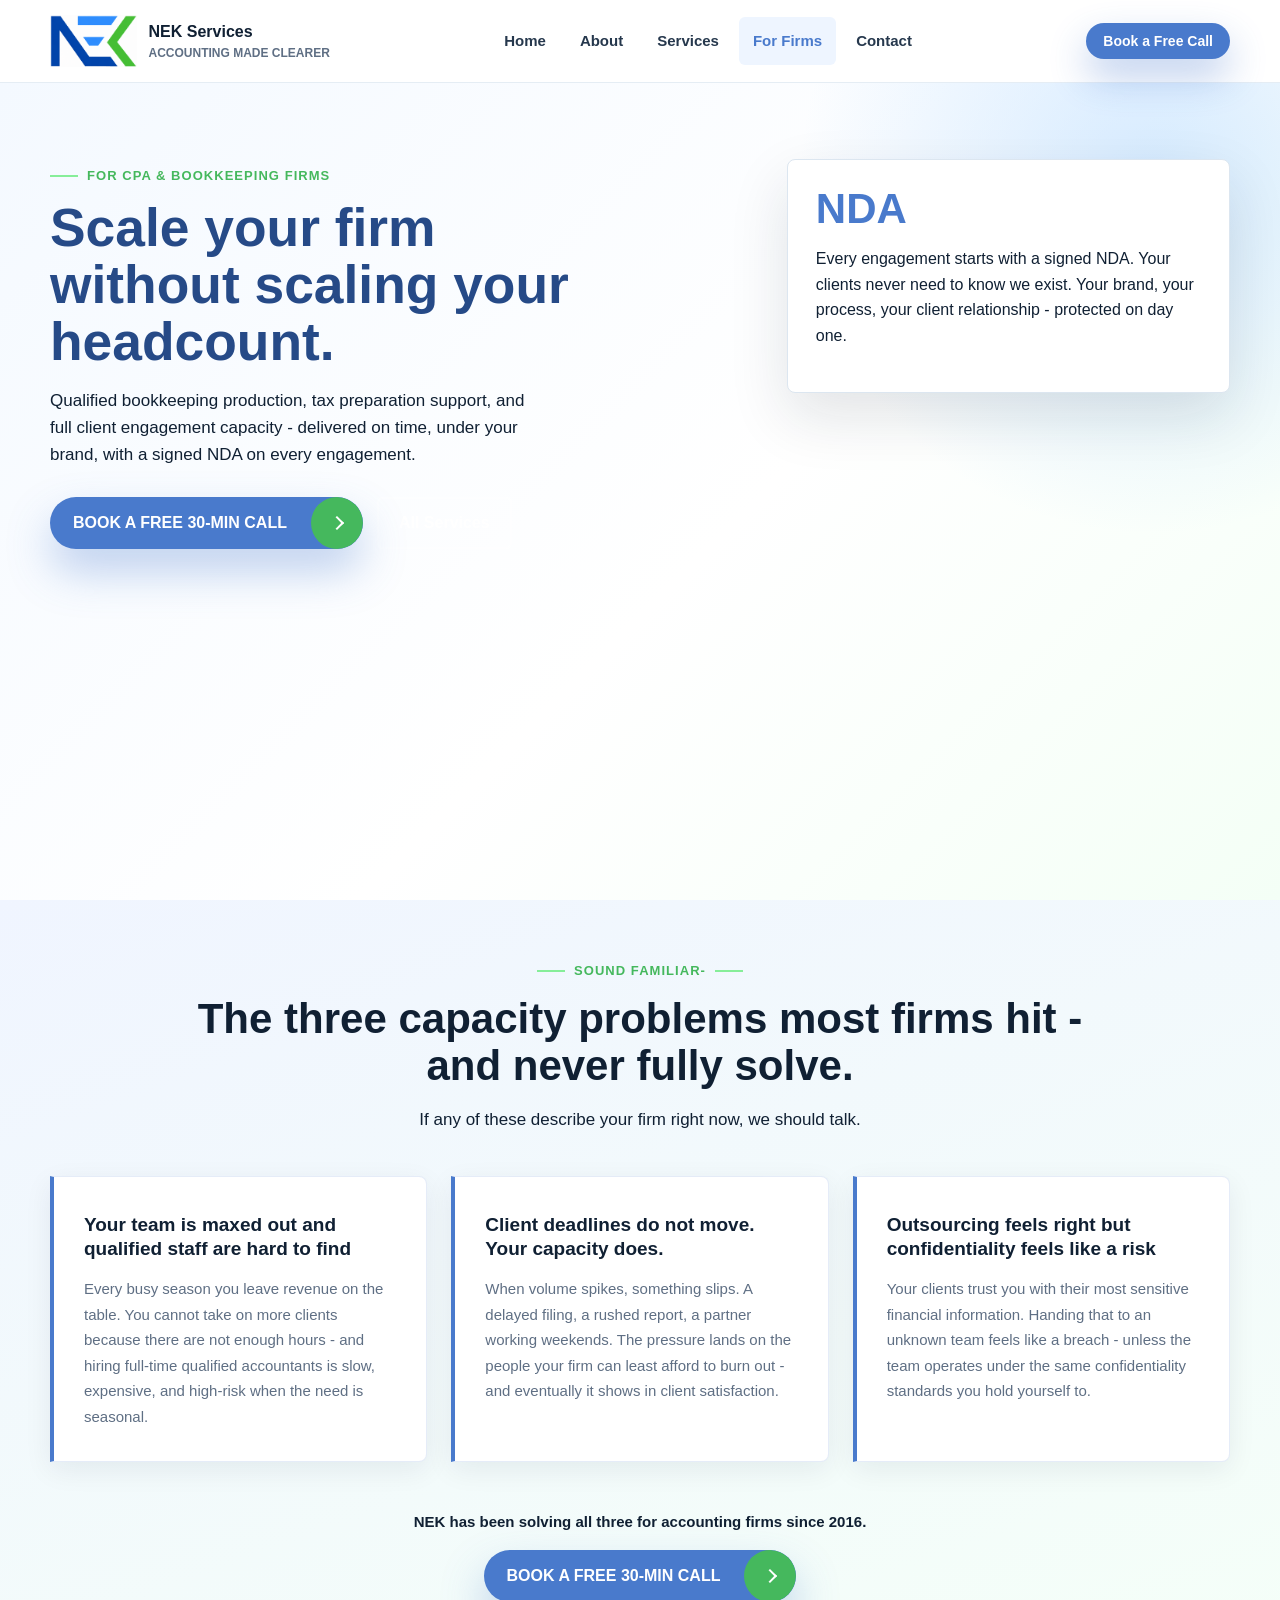
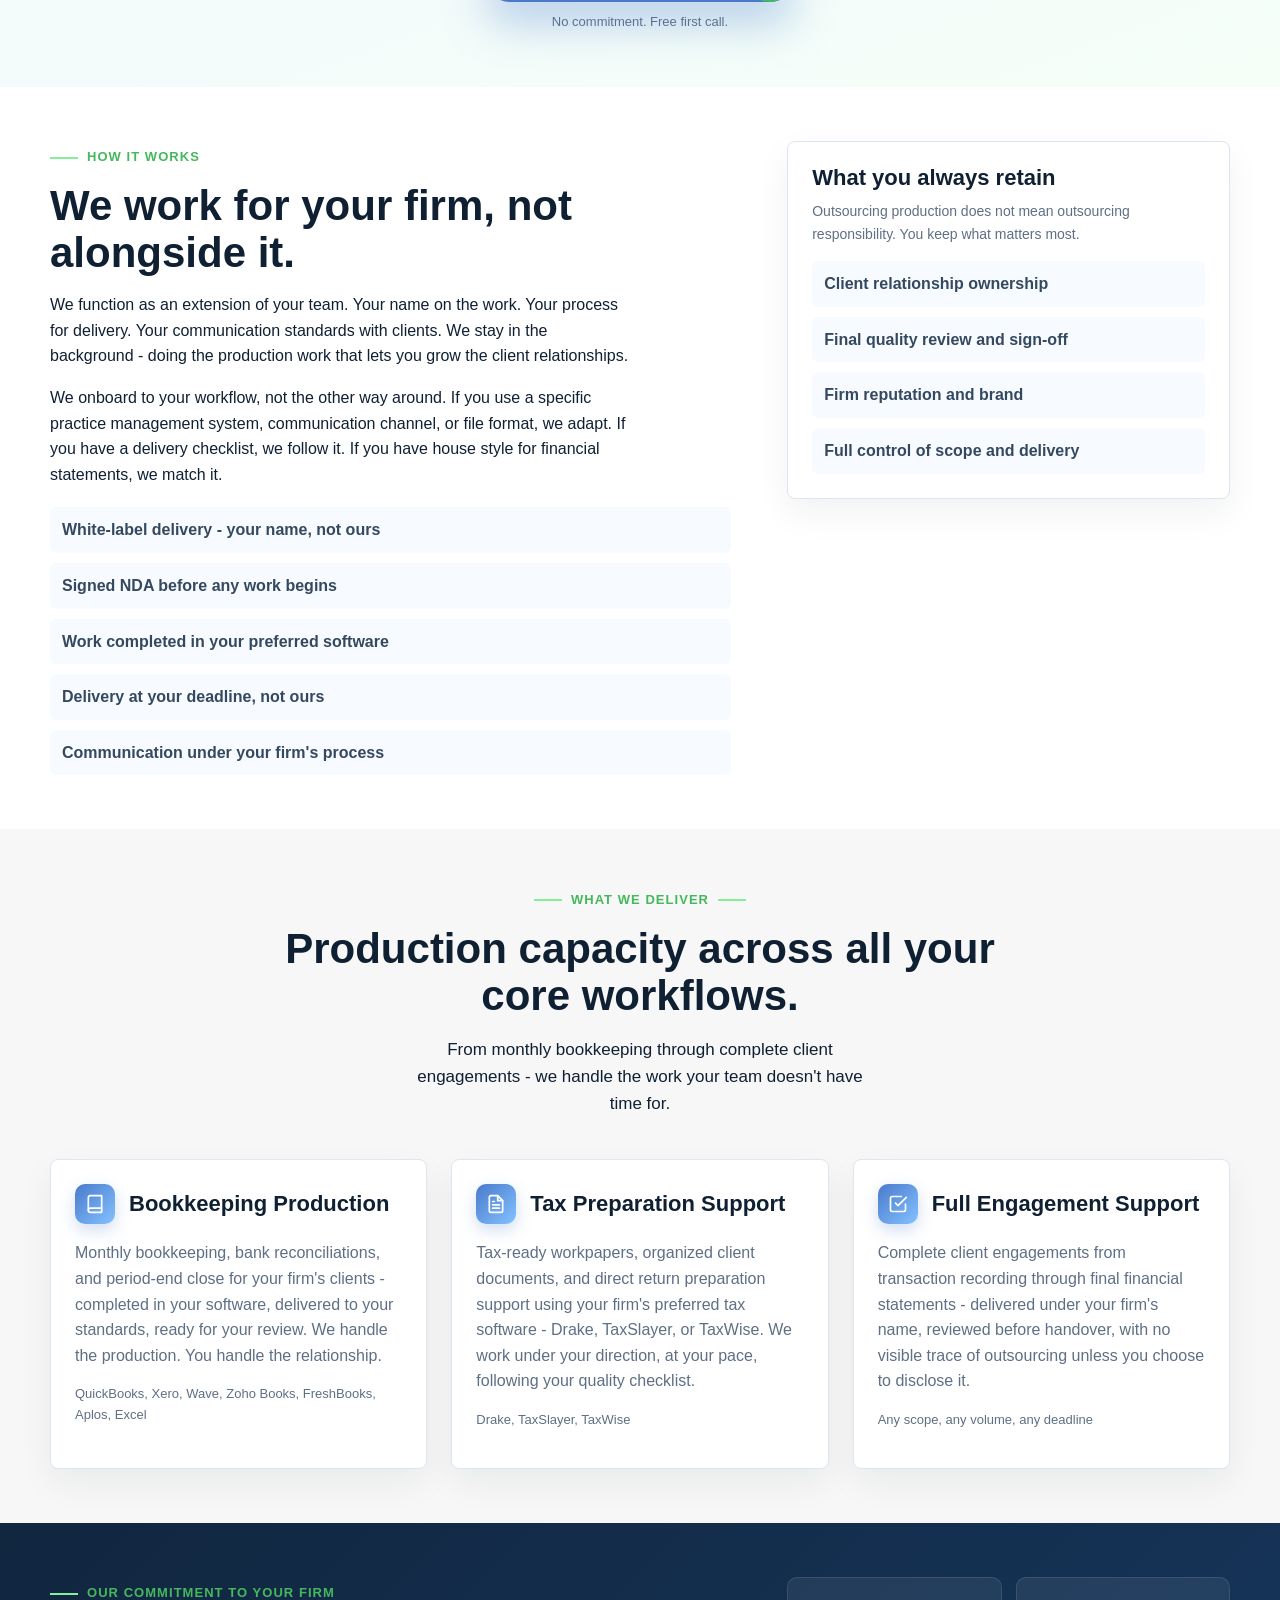
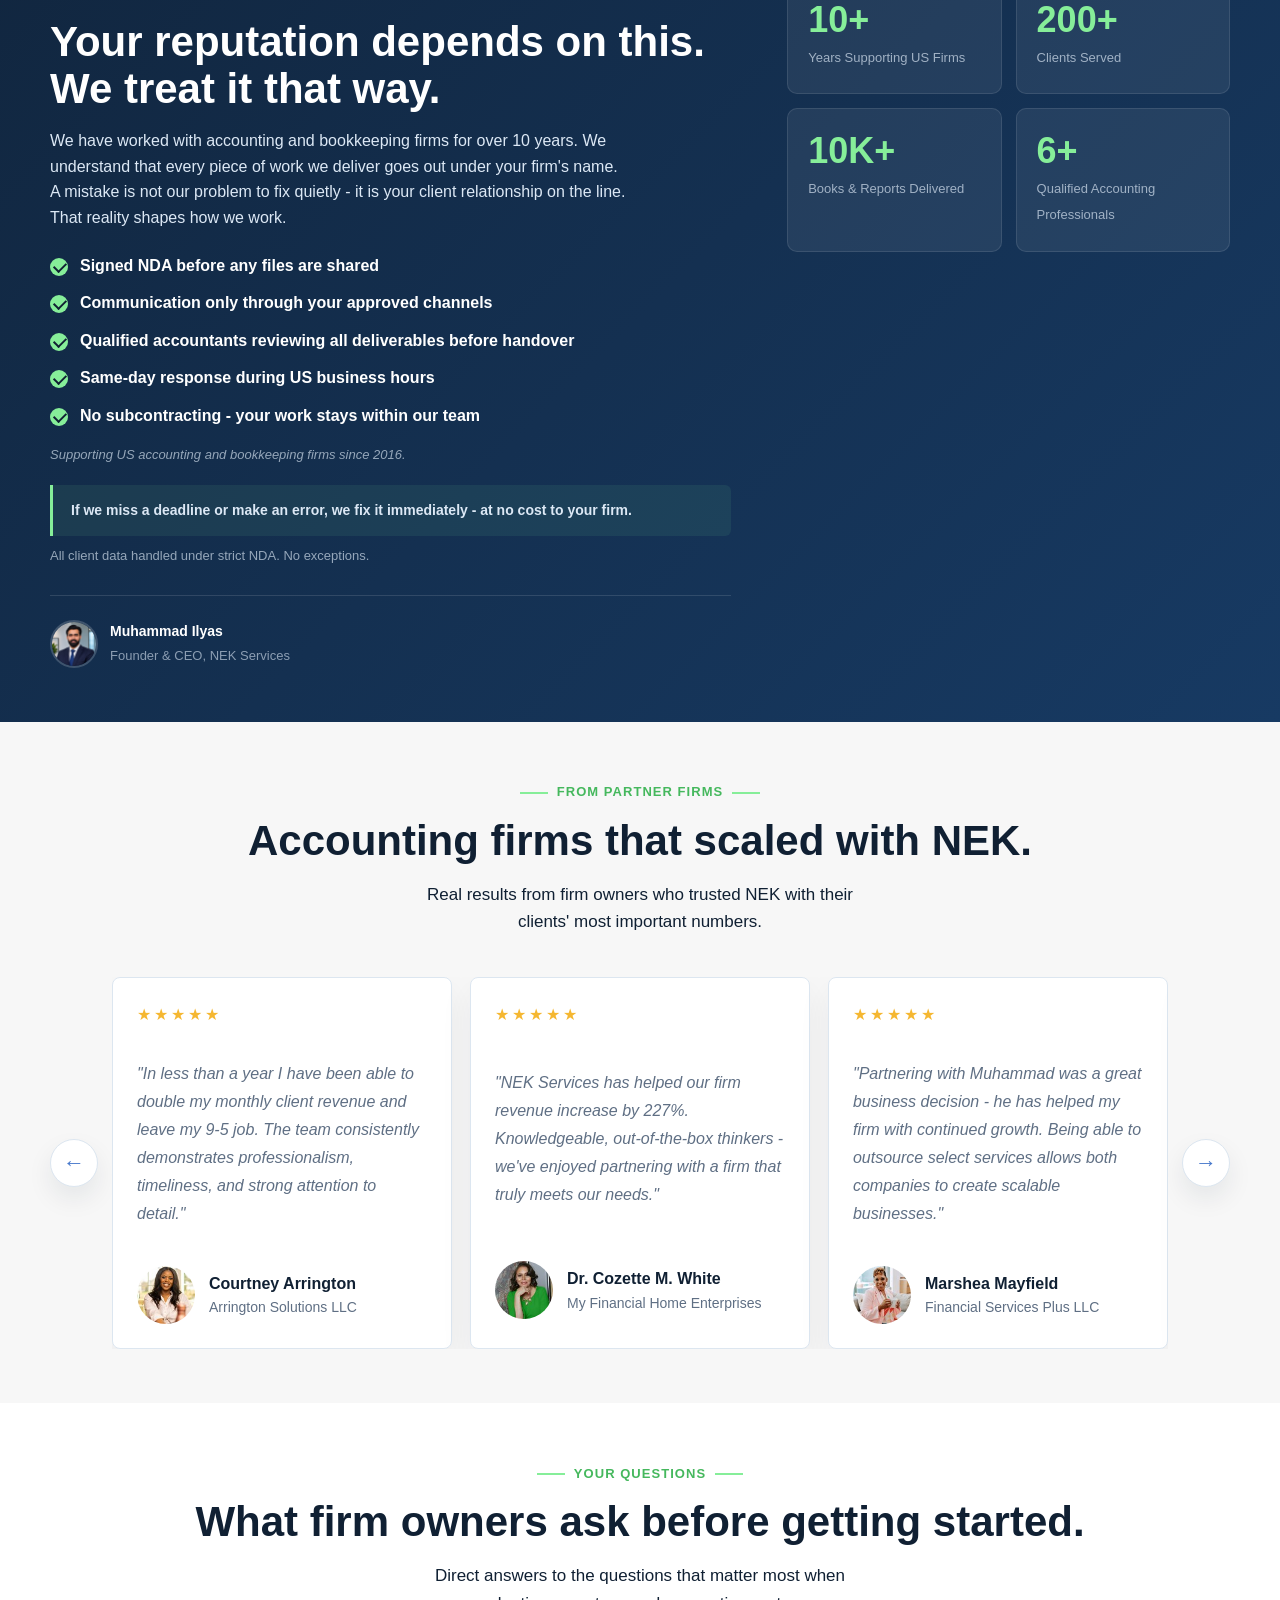
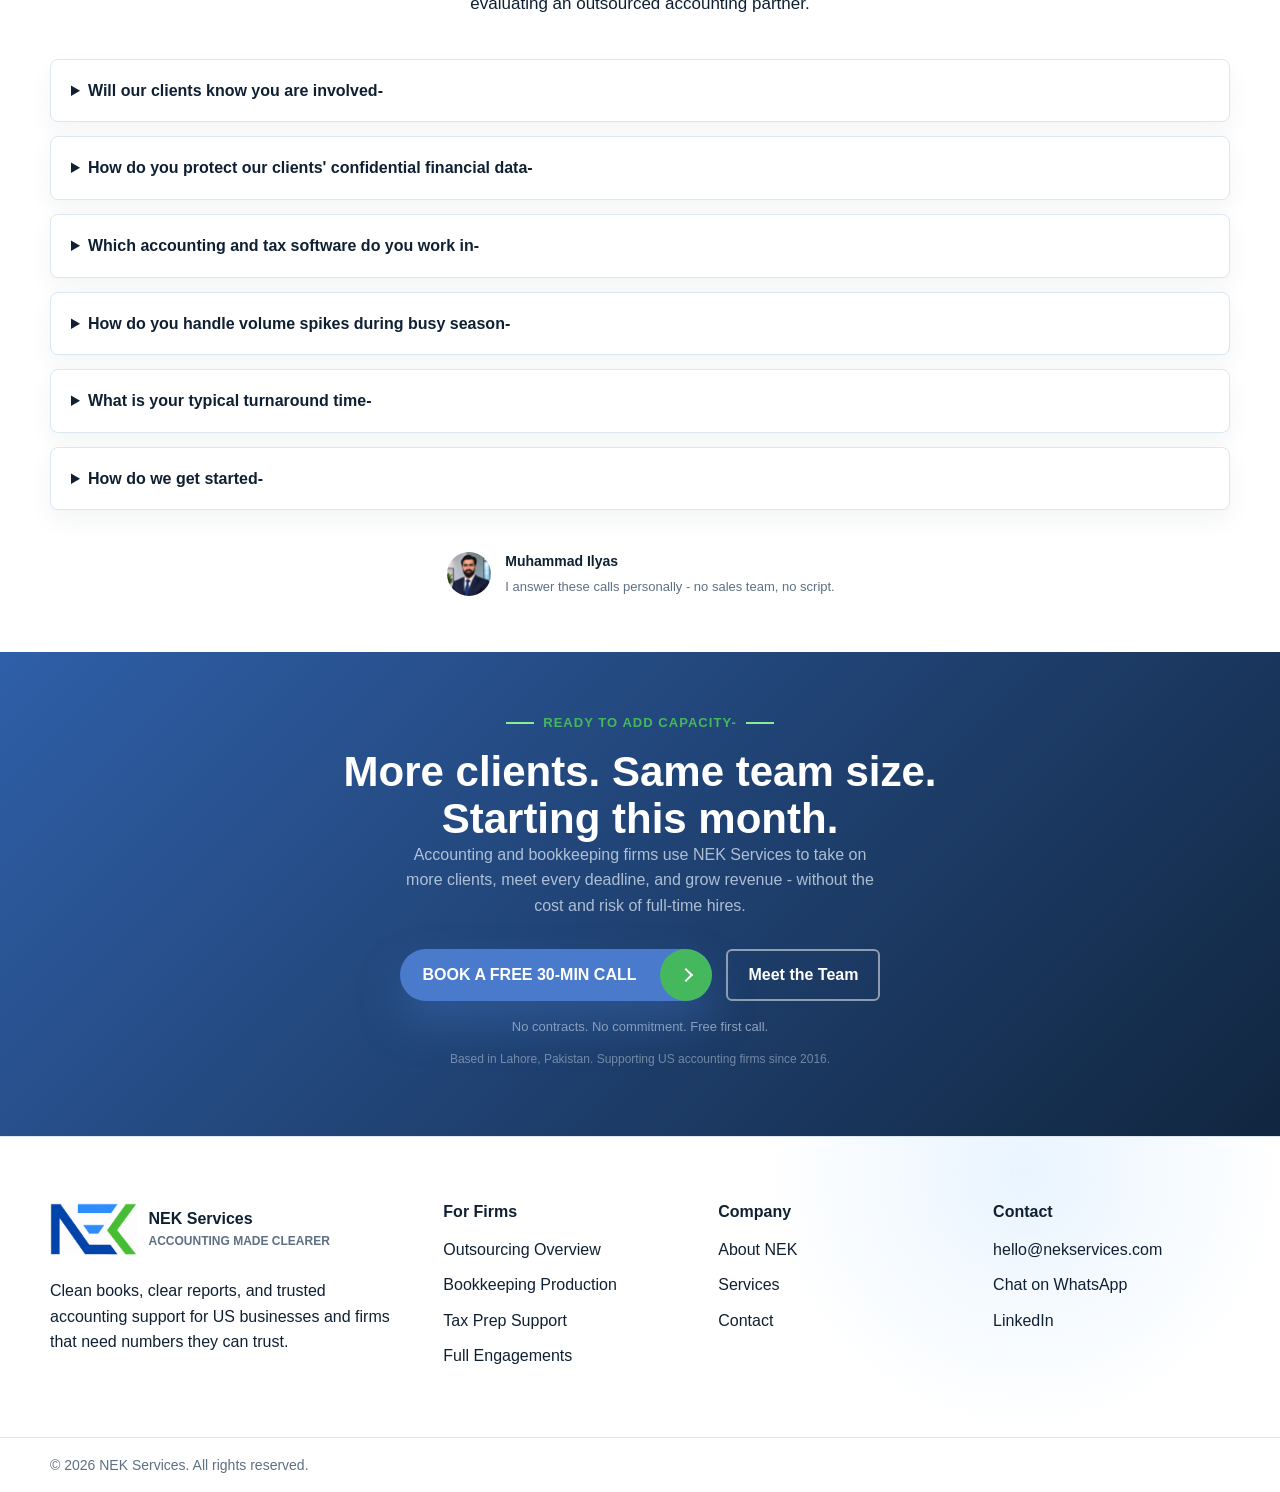
<file: website/for-firms.html>
﻿<!doctype html>
<html lang="en">
<head>
  <meta charset="utf-8">
  <meta name="viewport" content="width=device-width, initial-scale=1">
  <title>Outsourced Accounting for CPA &amp; Bookkeeping Firms | NEK Services</title>
  <meta name="description" content="NEK Services provides outsourced bookkeeping production, tax preparation support, and full client engagement capacity for CPA and bookkeeping firms. Strict NDA. White-label delivery. US accounting standards since 2016.">
  <link rel="canonical" href="https://www.nekservices.com/for-firms.html">
  <link rel="icon" href="assets/logos/favicon.png?v=nek-favicon-32-1">
  <link rel="stylesheet" href="assets/css/styles.css?v=software-line-removed-1">
  <meta property="og:type" content="website">
  <meta property="og:title" content="Outsourced Accounting for CPA & Bookkeeping Firms | NEK Services">
  <meta property="og:description" content="Scale your firm without scaling your headcount. Qualified bookkeeping production, tax prep support, and full engagement delivery - NDA on every engagement. NEK Services since 2016.">
  <meta property="og:url" content="https://www.nekservices.com/for-firms.html">
  <meta property="og:image" content="https://www.nekservices.com/assets/img/og-image.png">
  <meta name="twitter:card" content="summary_large_image">
  <meta name="twitter:title" content="Outsourced Accounting for CPA Firms | NEK Services">
  <meta name="twitter:description" content="Scale your firm without scaling your headcount. NDA on every engagement. Qualified production capacity since 2016.">
  <meta name="twitter:image" content="https://www.nekservices.com/assets/img/og-image.png">
  <script type="application/ld+json">
  {
    "@context": "https://schema.org",
    "@type": "Service",
    "name": "Outsourced Accounting for CPA Firms",
    "provider": { "@type": "AccountingService", "name": "NEK Services", "url": "https://www.nekservices.com" },
    "areaServed": "US",
    "description": "Bookkeeping production, tax preparation support, and full client engagement capacity for US CPA and bookkeeping firms. White-label delivery with NDA on every engagement."
  }
  </script>
</head>
<body>

  <header class="header">
    <nav class="container nav" aria-label="Main navigation">
      <a class="brand" href="index.html" aria-label="NEK Services home">
        <img class="brand__logo" src="assets/logos/nek-logo.png?v=mark-2" alt="NEK Services">
        <span class="brand__text">NEK Services <span>Accounting made clearer</span></span>
      </a>
      <button class="menu-toggle" type="button" aria-label="Toggle navigation" aria-expanded="false" data-menu-toggle>
        <span aria-hidden="true"></span><span aria-hidden="true"></span><span aria-hidden="true"></span>
      </button>
      <ul class="nav__links" data-nav-links>
        <li><a href="index.html">Home</a></li>
        <li><a href="about.html">About</a></li>
        <li><a href="services.html">Services</a></li>
        <li><a href="for-firms.html" aria-current="page">For Firms</a></li>
        <li><a href="contact.html">Contact</a></li>
      </ul>
      <div class="nav__actions">
        <a class="btn btn--primary" href="contact.html">Book a Free Call</a>
      </div>
    </nav>
  </header>

  <main>

    <!-- ---------------------------------------------
         PAGE HERO
    --------------------------------------------- -->
    <section class="hero page-hero">
      <div class="container hero__grid">
        <div class="reveal">
          <p class="eyebrow">For CPA &amp; bookkeeping firms</p>
          <h1>Scale your firm without scaling your headcount.</h1>
          <p class="lead">Qualified bookkeeping production, tax preparation support, and full client engagement capacity - delivered on time, under your brand, with a signed NDA on every engagement.</p>
          <div class="hero__actions">
            <a class="btn btn--arrow" href="contact.html"><span>Book a Free 30-Min Call</span></a>
            <a class="btn btn--ghost-light" href="services.html">All Services</a>
          </div>
        </div>
        <div class="breadcrumb-card reveal">
          <strong>NDA</strong>
          <p>Every engagement starts with a signed NDA. Your clients never need to know we exist. Your brand, your process, your client relationship - protected on day one.</p>
        </div>
      </div>
    </section>

    <!-- ---------------------------------------------
         PAIN SECTION - CPA firm specific
    --------------------------------------------- -->
    <section class="section section--tint">
      <div class="container">
        <div class="section__head section__head--center reveal">
          <p class="eyebrow">Sound familiar-</p>
          <h2>The three capacity problems most firms hit - and never fully solve.</h2>
          <p class="lead">If any of these describe your firm right now, we should talk.</p>
        </div>
        <div class="grid grid--3">
          <article class="card pain-card reveal">
            <h3>Your team is maxed out and qualified staff are hard to find</h3>
            <p>Every busy season you leave revenue on the table. You cannot take on more clients because there are not enough hours - and hiring full-time qualified accountants is slow, expensive, and high-risk when the need is seasonal.</p>
          </article>
          <article class="card pain-card reveal">
            <h3>Client deadlines do not move. Your capacity does.</h3>
            <p>When volume spikes, something slips. A delayed filing, a rushed report, a partner working weekends. The pressure lands on the people your firm can least afford to burn out - and eventually it shows in client satisfaction.</p>
          </article>
          <article class="card pain-card reveal">
            <h3>Outsourcing feels right but confidentiality feels like a risk</h3>
            <p>Your clients trust you with their most sensitive financial information. Handing that to an unknown team feels like a breach - unless the team operates under the same confidentiality standards you hold yourself to.</p>
          </article>
        </div>
        <div class="pain-cta">
          <p class="pain-cta__claim">NEK has been solving all three for accounting firms since 2016.</p>
          <div>
            <a class="btn btn--arrow" href="contact.html"><span>Book a Free 30-Min Call</span></a>
            <p class="pain-cta__risk">No commitment. Free first call.</p>
          </div>
        </div>
      </div>
    </section>

    <!-- ---------------------------------------------
         HOW WE WORK WITH YOUR FIRM
    --------------------------------------------- -->
    <section class="section">
      <div class="container about-grid">
        <div class="reveal">
          <p class="eyebrow">How it works</p>
          <h2>We work for your firm, not alongside it.</h2>
          <p>We function as an extension of your team. Your name on the work. Your process for delivery. Your communication standards with clients. We stay in the background - doing the production work that lets you grow the client relationships.</p>
          <p>We onboard to your workflow, not the other way around. If you use a specific practice management system, communication channel, or file format, we adapt. If you have a delivery checklist, we follow it. If you have house style for financial statements, we match it.</p>
          <ul class="service-list" style="margin-top:20px;">
            <li>White-label delivery - your name, not ours</li>
            <li>Signed NDA before any work begins</li>
            <li>Work completed in your preferred software</li>
            <li>Delivery at your deadline, not ours</li>
            <li>Communication under your firm's process</li>
          </ul>
        </div>
        <div class="card reveal">
          <h3>What you always retain</h3>
          <p class="card__desc">Outsourcing production does not mean outsourcing responsibility. You keep what matters most.</p>
          <ul class="service-list" style="margin-top:16px;">
            <li>Client relationship ownership</li>
            <li>Final quality review and sign-off</li>
            <li>Firm reputation and brand</li>
            <li>Full control of scope and delivery</li>
          </ul>
        </div>
      </div>
    </section>

    <!-- ---------------------------------------------
         SERVICES FOR FIRMS
    --------------------------------------------- -->
    <section class="section section--soft">
      <div class="container">
        <div class="section__head section__head--center reveal">
          <p class="eyebrow">What we deliver</p>
          <h2>Production capacity across all your core workflows.</h2>
          <p class="lead">From monthly bookkeeping through complete client engagements - we handle the work your team doesn't have time for.</p>
        </div>
        <div class="grid grid--3">

          <article class="card reveal" id="bookkeeping-production">
            <div class="svc-heading">
              <div class="svc-badge">
                <svg viewBox="0 0 24 24" fill="none" stroke="#fff" stroke-width="2" stroke-linecap="round" stroke-linejoin="round" aria-hidden="true"><path d="M4 19.5A2.5 2.5 0 0 1 6.5 17H20"/><path d="M6.5 2H20v20H6.5A2.5 2.5 0 0 1 4 19.5v-15A2.5 2.5 0 0 1 6.5 2z"/></svg>
              </div>
              <h3>Bookkeeping Production</h3>
            </div>
            <p>Monthly bookkeeping, bank reconciliations, and period-end close for your firm's clients - completed in your software, delivered to your standards, ready for your review. We handle the production. You handle the relationship.</p>
            <p class="card__meta">QuickBooks, Xero, Wave, Zoho Books, FreshBooks, Aplos, Excel</p>
          </article>

          <article class="card reveal" id="tax-prep">
            <div class="svc-heading">
              <div class="svc-badge">
                <svg viewBox="0 0 24 24" fill="none" stroke="#fff" stroke-width="2" stroke-linecap="round" stroke-linejoin="round" aria-hidden="true"><path d="M14 2H6a2 2 0 0 0-2 2v16a2 2 0 0 0 2 2h12a2 2 0 0 0 2-2V8z"/><polyline points="14 2 14 8 20 8"/><line x1="16" y1="13" x2="8" y2="13"/><line x1="16" y1="17" x2="8" y2="17"/><polyline points="10 9 9 9 8 9"/></svg>
              </div>
              <h3>Tax Preparation Support</h3>
            </div>
            <p>Tax-ready workpapers, organized client documents, and direct return preparation support using your firm's preferred tax software - Drake, TaxSlayer, or TaxWise. We work under your direction, at your pace, following your quality checklist.</p>
            <p class="card__meta">Drake, TaxSlayer, TaxWise</p>
          </article>

          <article class="card reveal" id="full-engagement">
            <div class="svc-heading">
              <div class="svc-badge">
                <svg viewBox="0 0 24 24" fill="none" stroke="#fff" stroke-width="2" stroke-linecap="round" stroke-linejoin="round" aria-hidden="true"><polyline points="9 11 12 14 22 4"/><path d="M21 12v7a2 2 0 0 1-2 2H5a2 2 0 0 1-2-2V5a2 2 0 0 1 2-2h11"/></svg>
              </div>
              <h3>Full Engagement Support</h3>
            </div>
            <p>Complete client engagements from transaction recording through final financial statements - delivered under your firm's name, reviewed before handover, with no visible trace of outsourcing unless you choose to disclose it.</p>
            <p class="card__meta">Any scope, any volume, any deadline</p>
          </article>

        </div>
      </div>
    </section>

    <!-- ---------------------------------------------
         FIRM COMMITMENT - Dark section
    --------------------------------------------- -->
    <section class="section section--dark">
      <div class="container about-grid">
        <div class="reveal">
          <p class="eyebrow">Our commitment to your firm</p>
          <h2>Your reputation depends on this. We treat it that way.</h2>
          <p>We have worked with accounting and bookkeeping firms for over 10 years. We understand that every piece of work we deliver goes out under your firm's name. A mistake is not our problem to fix quietly - it is your client relationship on the line. That reality shapes how we work.</p>
          <ul class="checks">
            <li>Signed NDA before any files are shared</li>
            <li>Communication only through your approved channels</li>
            <li>Qualified accountants reviewing all deliverables before handover</li>
            <li>Same-day response during US business hours</li>
            <li>No subcontracting - your work stays within our team</li>
          </ul>
          <p class="audience-note">Supporting US accounting and bookkeeping firms since 2016.</p>
          <div class="guarantee">
            <p>If we miss a deadline or make an error, we fix it immediately - at no cost to your firm.</p>
          </div>
          <p class="security-note">All client data handled under strict NDA. No exceptions.</p>
          <div class="founder-sig">
            <img src="assets/img/founder/muhammad-ilyas.jpg" alt="Muhammad Ilyas" loading="lazy">
            <div>
              <strong>Muhammad Ilyas</strong>
              <span>Founder &amp; CEO, NEK Services</span>
            </div>
          </div>
        </div>
        <div class="reveal">
          <div class="about-stats">
            <div class="about-stat">
              <strong data-count="10" data-suffix="+">0+</strong>
              <span>Years Supporting US Firms</span>
            </div>
            <div class="about-stat">
              <strong data-count="200" data-suffix="+">0+</strong>
              <span>Clients Served</span>
            </div>
            <div class="about-stat">
              <strong data-count="10" data-suffix="K+">0K+</strong>
              <span>Books &amp; Reports Delivered</span>
            </div>
            <div class="about-stat">
              <strong data-count="6" data-suffix="+">0+</strong>
              <span>Qualified Accounting Professionals</span>
            </div>
          </div>
        </div>
      </div>
    </section>

    <!-- ---------------------------------------------
         TESTIMONIALS - Firm clients, best order
    --------------------------------------------- -->
    <section class="section section--soft">
      <div class="container">
        <div class="section__head section__head--center reveal">
          <p class="eyebrow">From partner firms</p>
          <h2>Accounting firms that scaled with NEK.</h2>
          <p class="lead">Real results from firm owners who trusted NEK with their clients' most important numbers.</p>
        </div>
        <div class="slider reveal" data-slider>
          <button class="slider__button" type="button" aria-label="Previous testimonial" data-slider-prev>&#8592;</button>
          <div class="slider__viewport" aria-live="polite">
            <div class="slider__track" data-slider-track>

              <article class="card testimonial">
                <div class="testimonial__stars" aria-label="5 out of 5 stars"><span aria-hidden="true">&#9733;&#9733;&#9733;&#9733;&#9733;</span></div>
                <p class="testimonial__body">"In less than a year I have been able to double my monthly client revenue and leave my 9-5 job. The team consistently demonstrates professionalism, timeliness, and strong attention to detail."</p>
                <div class="testimonial__person">
                  <img src="assets/img/team/courtney-arrington-96.jpg" alt="Courtney Arrington" loading="lazy">
                  <div><strong>Courtney Arrington</strong><span>Arrington Solutions LLC</span></div>
                </div>
              </article>

              <article class="card testimonial">
                <div class="testimonial__stars" aria-label="5 out of 5 stars"><span aria-hidden="true">&#9733;&#9733;&#9733;&#9733;&#9733;</span></div>
                <p class="testimonial__body">"NEK Services has helped our firm revenue increase by 227%. Knowledgeable, out-of-the-box thinkers - we've enjoyed partnering with a firm that truly meets our needs."</p>
                <div class="testimonial__person">
                  <img src="assets/img/team/cozette-96.jpg" alt="Dr. Cozette M. White" loading="lazy">
                  <div><strong>Dr. Cozette M. White</strong><span>My Financial Home Enterprises</span></div>
                </div>
              </article>

              <article class="card testimonial">
                <div class="testimonial__stars" aria-label="5 out of 5 stars"><span aria-hidden="true">&#9733;&#9733;&#9733;&#9733;&#9733;</span></div>
                <p class="testimonial__body">"Partnering with Muhammad was a great business decision - he has helped my firm with continued growth. Being able to outsource select services allows both companies to create scalable businesses."</p>
                <div class="testimonial__person">
                  <img src="assets/img/team/marshea-mayfield-96.jpg" alt="Marshea Mayfield" loading="lazy">
                  <div><strong>Marshea Mayfield</strong><span>Financial Services Plus LLC</span></div>
                </div>
              </article>

              <article class="card testimonial">
                <div class="testimonial__stars" aria-label="5 out of 5 stars"><span aria-hidden="true">&#9733;&#9733;&#9733;&#9733;&#9733;</span></div>
                <p class="testimonial__body">"NEK provided exceptional services in accounting, bookkeeping, and tax preparation. I would highly recommend their services because of their professionalism, timeliness, and overall great work."</p>
                <div class="testimonial__person">
                  <img src="assets/img/team/carl-cyrius-96.jpg" alt="Carl Cyrius" loading="lazy">
                  <div><strong>Carl Cyrius</strong><span>The Oasis Firm</span></div>
                </div>
              </article>

              <article class="card testimonial">
                <div class="testimonial__stars" aria-label="5 out of 5 stars"><span aria-hidden="true">&#9733;&#9733;&#9733;&#9733;&#9733;</span></div>
                <p class="testimonial__body">"Working with Muhammad Ilyas at NEK Services has been a game-changer for our firm. His proactive approach and attention to detail have streamlined our processes and significantly improved client satisfaction."</p>
                <div class="testimonial__person">
                  <img src="assets/img/team/samantha-mabry-96.jpg" alt="Sam Mabry" loading="lazy">
                  <div><strong>Sam Mabry</strong><span>The Fixer Firm</span></div>
                </div>
              </article>

            </div>
          </div>
          <button class="slider__button" type="button" aria-label="Next testimonial" data-slider-next>&#8594;</button>
        </div>
      </div>
    </section>

    <!-- ---------------------------------------------
         FAQ - Firm specific
    --------------------------------------------- -->
    <section class="section">
      <div class="container">
        <div class="section__head section__head--center reveal">
          <p class="eyebrow">Your questions</p>
          <h2>What firm owners ask before getting started.</h2>
          <p class="lead">Direct answers to the questions that matter most when evaluating an outsourced accounting partner.</p>
        </div>
        <div class="faq reveal">
          <details>
            <summary>Will our clients know you are involved-</summary>
            <p>No - unless you choose to tell them. All work is delivered under your firm's name. We have no direct contact with your clients unless you explicitly instruct us to. Your client relationship, your brand, your confidentiality standard.</p>
          </details>
          <details>
            <summary>How do you protect our clients' confidential financial data-</summary>
            <p>Every engagement begins with a signed NDA. We work only within the communication channels and software platforms you approve. Client data is never shared outside your agreed scope. Our team members are trained on data handling protocols and we do not subcontract your work to any third party.</p>
          </details>
          <details>
            <summary>Which accounting and tax software do you work in-</summary>
            <p>For bookkeeping: QuickBooks Online, QuickBooks Desktop, Xero, Wave, Zoho Books, FreshBooks, Aplos, and Excel. For tax preparation: Drake, TaxSlayer, and TaxWise. We also adapt to your practice management system and document workflow. If you use something not listed, ask us.</p>
          </details>
          <details>
            <summary>How do you handle volume spikes during busy season-</summary>
            <p>This is exactly where outsourcing pays off. Because we are not full-time staff, you can scale the volume of work we handle up during busy periods and down during slower months. We plan capacity with you in advance so your deadlines are never at risk.</p>
          </details>
          <details>
            <summary>What is your typical turnaround time-</summary>
            <p>Turnaround depends on scope and volume, which we confirm before every engagement begins. For regular monthly bookkeeping, we work to your firm's close schedule. For tax preparation support, we work to your filing deadlines. If we cannot meet a specific requirement, we say so before starting - not after.</p>
          </details>
          <details>
            <summary>How do we get started-</summary>
            <p>Book a free 30-minute call. Muhammad Ilyas personally takes these calls. We discuss your firm's current volume, the specific services you need support with, your software environment, and your confidentiality requirements. If it is a good fit, we define scope, sign the NDA and service agreement, and begin within days.</p>
          </details>
        </div>
        <div style="text-align:center;margin-top:40px;" class="reveal">
          <div class="founder-sig" style="justify-content:center;border-top:none;padding-top:0;">
            <img src="assets/img/founder/muhammad-ilyas.jpg" alt="Muhammad Ilyas" loading="lazy" style="width:48px;height:48px;border-radius:50%;object-fit:cover;object-position:top;flex-shrink:0;">
            <div style="text-align:left;">
              <strong style="display:block;color:var(--ink);font-size:14px;">Muhammad Ilyas</strong>
              <span style="color:var(--muted);font-size:13px;">I answer these calls personally - no sales team, no script.</span>
            </div>
          </div>
        </div>
      </div>
    </section>

    <!-- ---------------------------------------------
         FINAL CTA
    --------------------------------------------- -->
    <section class="section section--cta">
      <div class="container cta-inner reveal">
        <p class="eyebrow">Ready to add capacity-</p>
        <h2>More clients. Same team size. Starting this month.</h2>
        <p class="cta__sub">Accounting and bookkeeping firms use NEK Services to take on more clients, meet every deadline, and grow revenue - without the cost and risk of full-time hires.</p>
        <div class="section__actions" style="justify-content:center;">
          <a class="btn btn--arrow" href="contact.html"><span>Book a Free 30-Min Call</span></a>
          <a class="btn btn--ghost-light" href="about.html">Meet the Team</a>
        </div>
        <p class="cta-reassurance">No contracts. No commitment. Free first call.</p>
        <p class="cta-location">Based in Lahore, Pakistan. Supporting US accounting firms since 2016.</p>
      </div>
    </section>

  </main>

  <footer class="footer">
    <div class="container footer__main">
      <div>
        <a class="brand" href="index.html">
          <img class="brand__logo" src="assets/logos/nek-logo.png?v=mark-2" alt="NEK Services">
          <span class="brand__text">NEK Services <span>Accounting made clearer</span></span>
        </a>
        <p>Clean books, clear reports, and trusted accounting support for US businesses and firms that need numbers they can trust.</p>
      </div>
      <div>
        <h3>For Firms</h3>
        <ul>
          <li><a href="for-firms.html">Outsourcing Overview</a></li>
          <li><a href="for-firms.html#bookkeeping-production">Bookkeeping Production</a></li>
          <li><a href="for-firms.html#tax-prep">Tax Prep Support</a></li>
          <li><a href="for-firms.html#full-engagement">Full Engagements</a></li>
        </ul>
      </div>
      <div>
        <h3>Company</h3>
        <ul>
          <li><a href="about.html">About NEK</a></li>
          <li><a href="services.html">Services</a></li>
          <li><a href="contact.html">Contact</a></li>
        </ul>
      </div>
      <div>
        <h3>Contact</h3>
        <ul>
          <li><a href="mailto:hello@nekservices.com">hello@nekservices.com</a></li>
          <li><a href="https://wa.me/923344721225" target="_blank" rel="noopener">Chat on WhatsApp</a></li>
          <li><a href="https://www.linkedin.com/company/nek-services/" target="_blank" rel="noopener">LinkedIn</a></li>
        </ul>
      </div>
    </div>
    <div class="footer__bottom">
      <div class="container">&copy; 2026 NEK Services. All rights reserved.</div>
    </div>
  </footer>

  <script src="assets/js/main.js?v=slider-loop-1"></script>
</body>
</html>
</file>
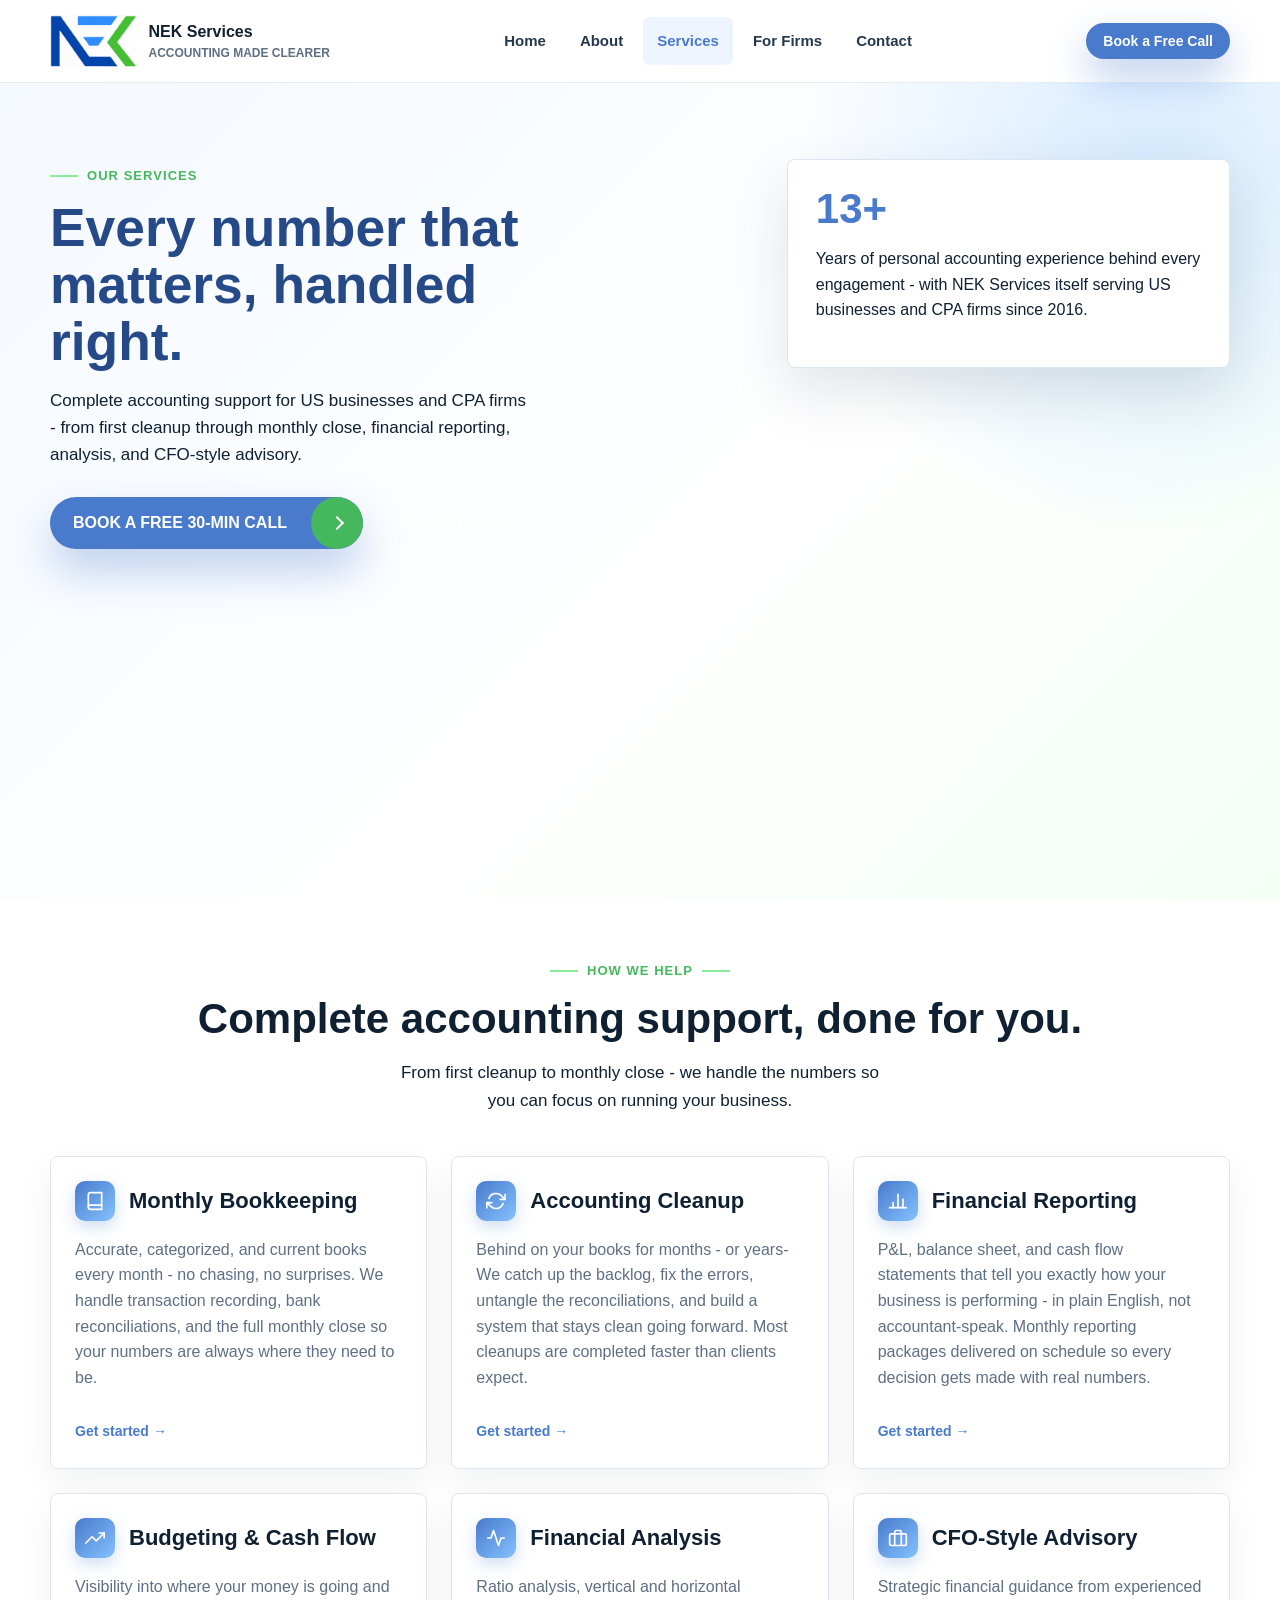
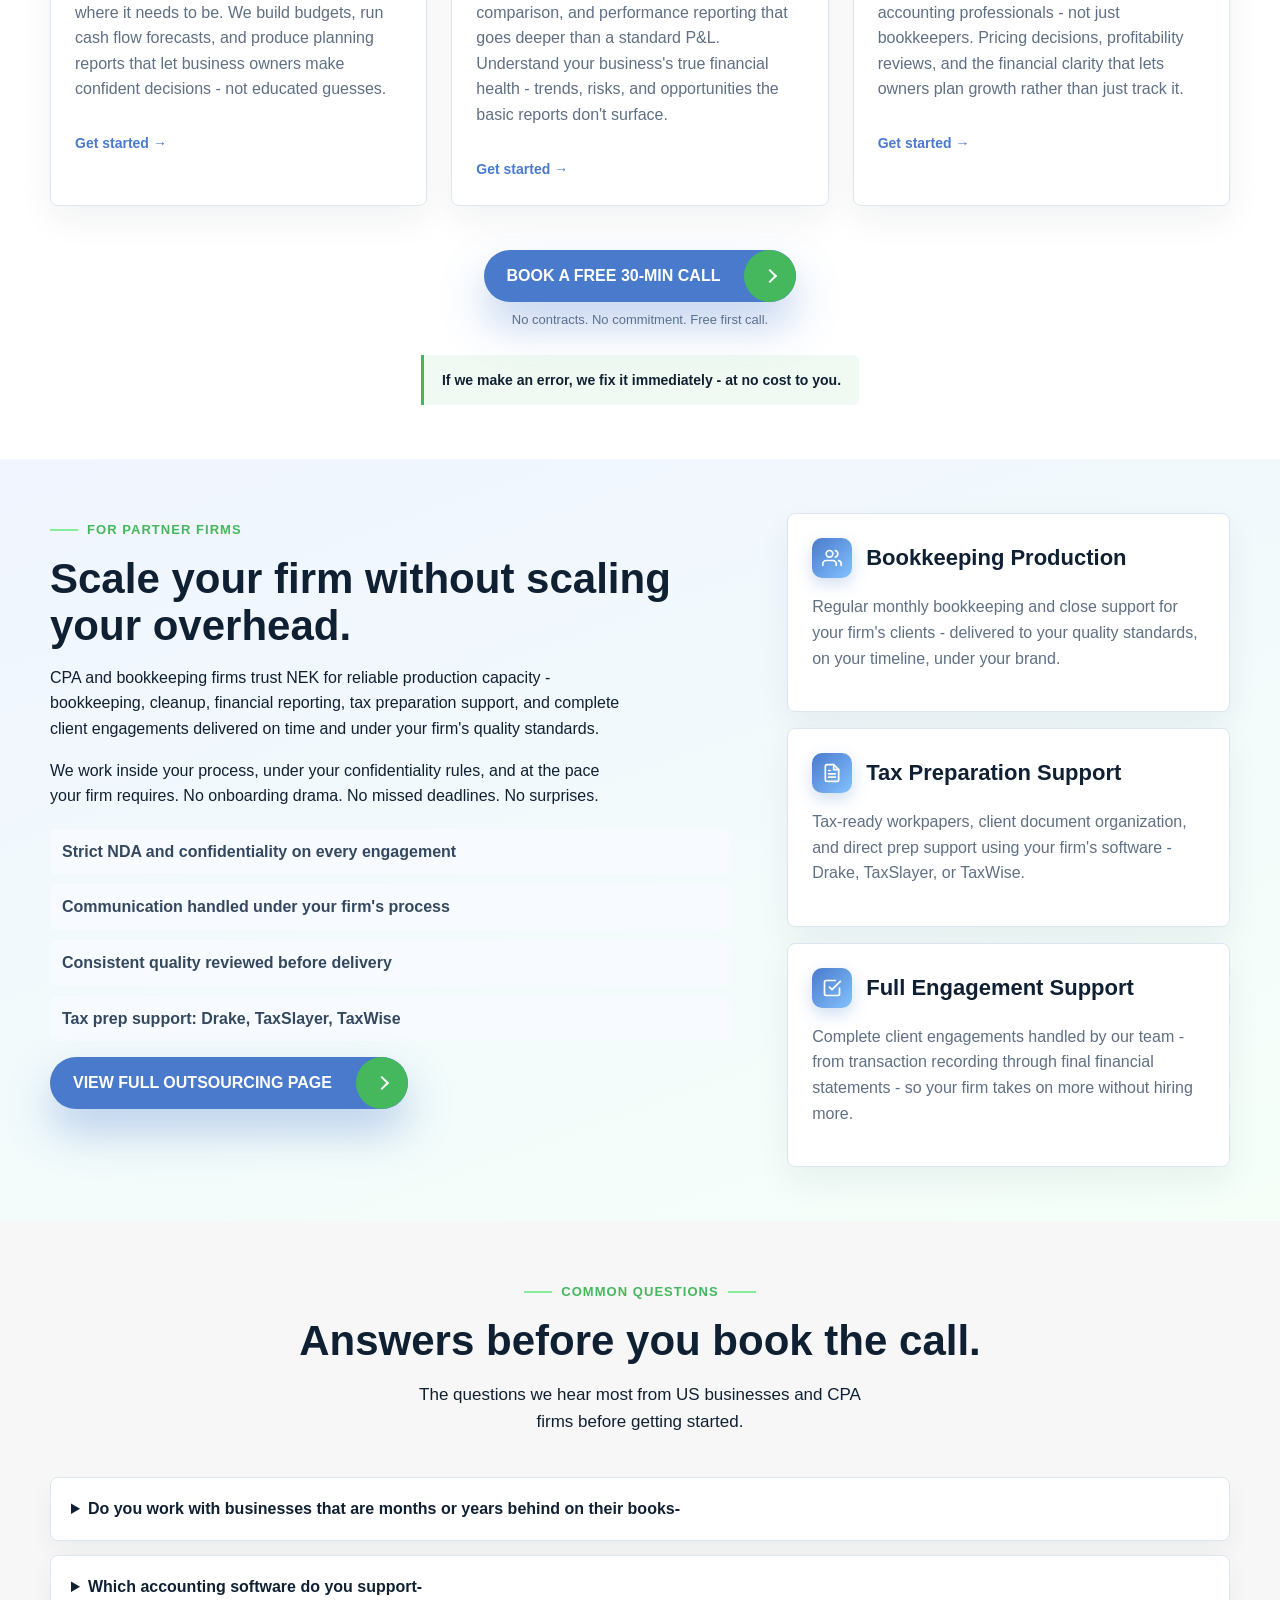
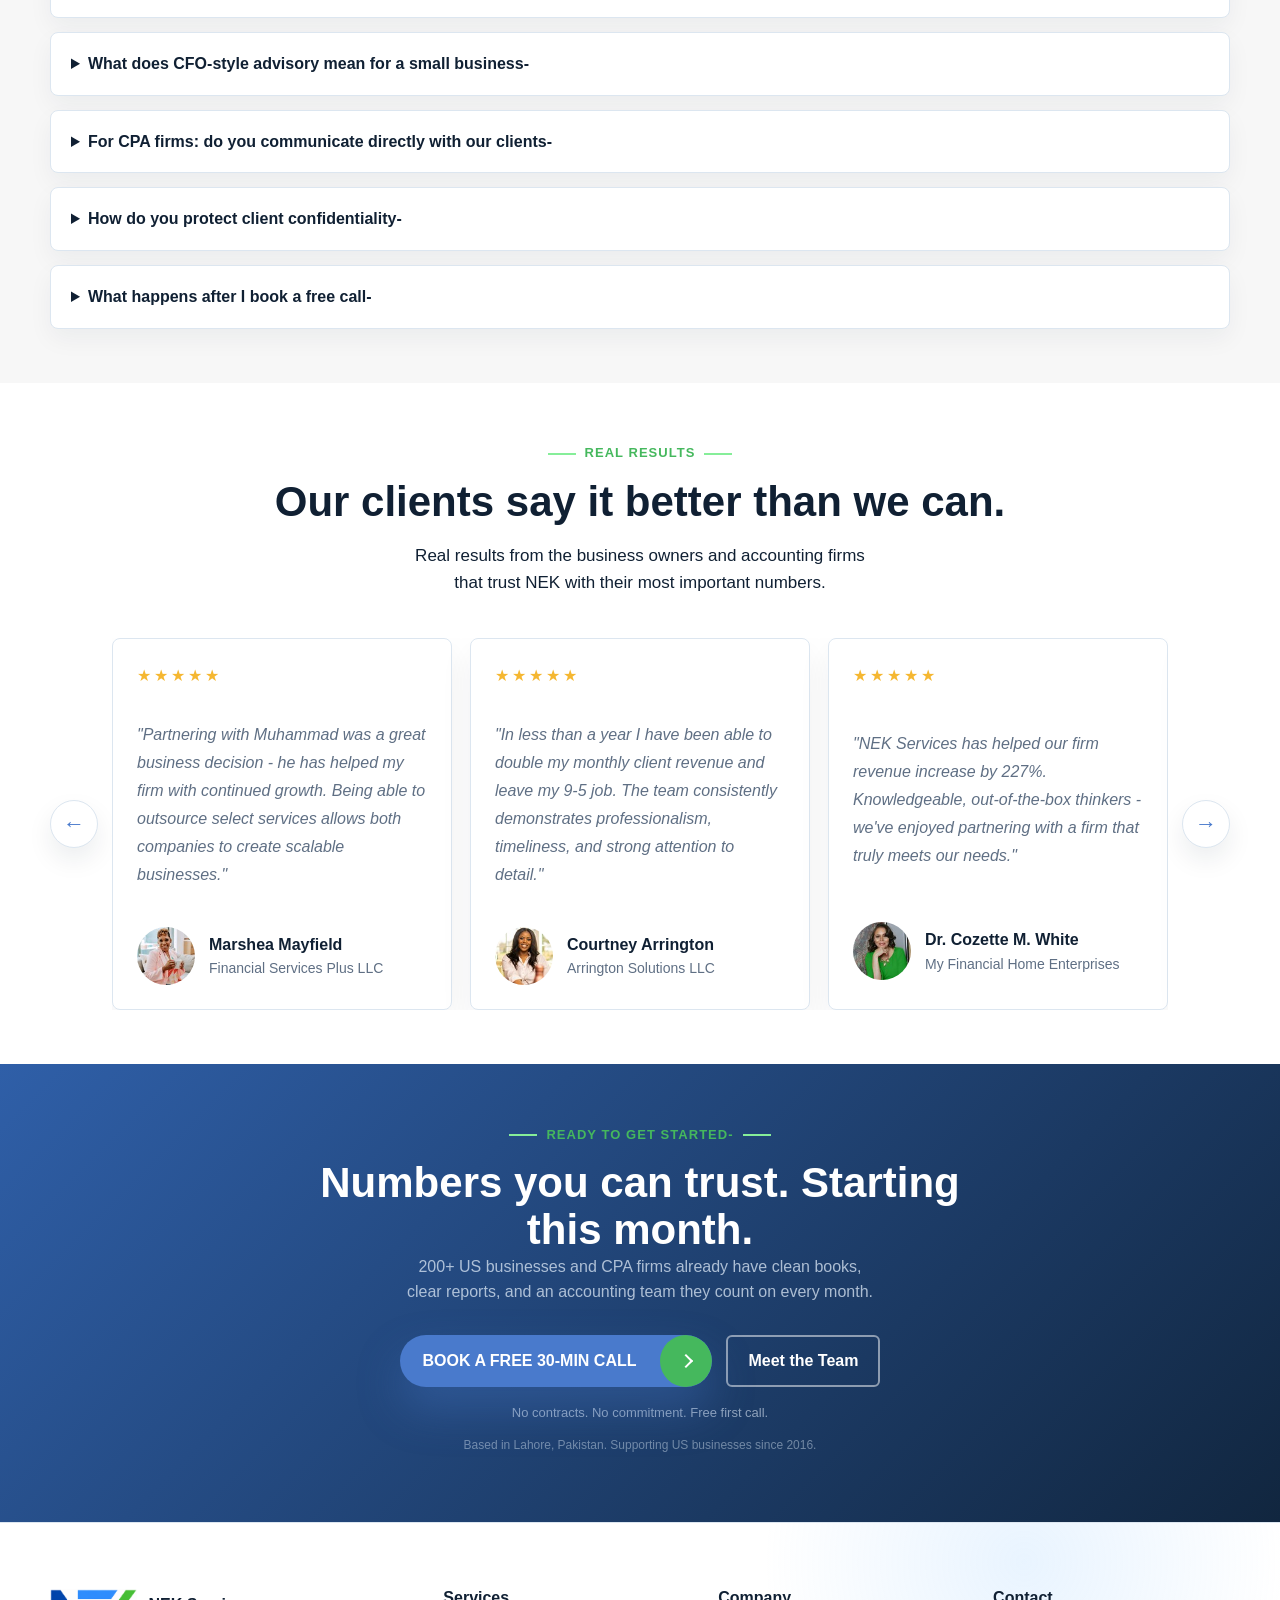
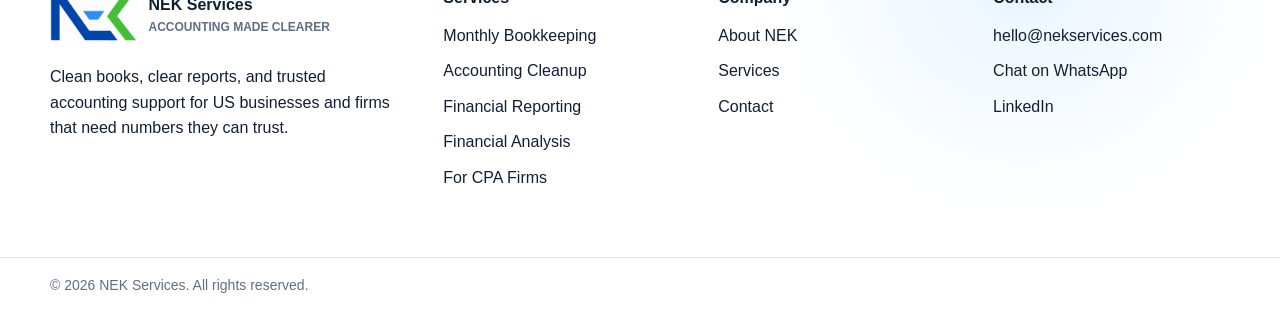
<file: website/services.html>
﻿<!doctype html>
<html lang="en">
<head>
  <meta charset="utf-8">
  <meta name="viewport" content="width=device-width, initial-scale=1">
  <title>Services | NEK Services - Accounting &amp; Bookkeeping for US Businesses</title>
  <meta name="description" content="Monthly bookkeeping, accounting cleanup, financial reporting, budgeting, financial analysis, CFO-style advisory, and outsourced accounting for CPA firms. NEK Services since 2016.">
  <link rel="canonical" href="https://www.nekservices.com/services.html">
  <link rel="icon" href="assets/logos/favicon.png?v=nek-favicon-32-1">
  <link rel="stylesheet" href="assets/css/styles.css?v=software-line-removed-1">
  <meta property="og:type" content="website">
  <meta property="og:title" content="Services | NEK Services - Accounting for US Businesses & CPA Firms">
  <meta property="og:description" content="Monthly bookkeeping, accounting cleanup, financial reporting, analysis, CFO advisory, and outsourced accounting for CPA firms. NEK Services since 2016.">
  <meta property="og:url" content="https://www.nekservices.com/services.html">
  <meta property="og:image" content="https://www.nekservices.com/assets/img/og-image.png">
  <meta name="twitter:card" content="summary_large_image">
  <meta name="twitter:title" content="Services | NEK Services">
  <meta name="twitter:description" content="Monthly bookkeeping, cleanup, reporting, analysis, CFO advisory, and outsourced accounting for CPA firms.">
  <meta name="twitter:image" content="https://www.nekservices.com/assets/img/og-image.png">
  <script type="application/ld+json">
  {
    "@context": "https://schema.org",
    "@type": "Service",
    "name": "Accounting & Bookkeeping Services",
    "provider": { "@type": "AccountingService", "name": "NEK Services", "url": "https://www.nekservices.com" },
    "areaServed": "US",
    "description": "Monthly bookkeeping, accounting cleanup, financial reporting, budgeting, financial analysis, CFO-style advisory, and outsourced accounting for CPA firms."
  }
  </script>
</head>
<body>

  <header class="header">
    <nav class="container nav" aria-label="Main navigation">
      <a class="brand" href="index.html" aria-label="NEK Services home">
        <img class="brand__logo" src="assets/logos/nek-logo.png?v=mark-2" alt="NEK Services">
        <span class="brand__text">NEK Services <span>Accounting made clearer</span></span>
      </a>
      <button class="menu-toggle" type="button" aria-label="Toggle navigation" aria-expanded="false" data-menu-toggle>
        <span aria-hidden="true"></span><span aria-hidden="true"></span><span aria-hidden="true"></span>
      </button>
      <ul class="nav__links" data-nav-links>
        <li><a href="index.html">Home</a></li>
        <li><a href="about.html">About</a></li>
        <li><a href="services.html" aria-current="page">Services</a></li>
        <li><a href="for-firms.html">For Firms</a></li>
        <li><a href="contact.html">Contact</a></li>
      </ul>
      <div class="nav__actions">
        <a class="btn btn--primary" href="contact.html">Book a Free Call</a>
      </div>
    </nav>
  </header>

  <main>

    <!-- ---------------------------------------------
         PAGE HERO
    --------------------------------------------- -->
    <section class="hero page-hero">
      <div class="container hero__grid">
        <div class="reveal">
          <p class="eyebrow">Our services</p>
          <h1>Every number that matters, handled right.</h1>
          <p class="lead">Complete accounting support for US businesses and CPA firms - from first cleanup through monthly close, financial reporting, analysis, and CFO-style advisory.</p>
          <div class="hero__actions">
            <a class="btn btn--arrow" href="contact.html"><span>Book a Free 30-Min Call</span></a>
            <a class="btn btn--ghost-light" href="for-firms.html">For CPA Firms</a>
          </div>
        </div>
        <div class="breadcrumb-card reveal">
          <strong>13+</strong>
          <p>Years of personal accounting experience behind every engagement - with NEK Services itself serving US businesses and CPA firms since 2016.</p>
        </div>
      </div>
    </section>

    <!-- ---------------------------------------------
         SERVICES FOR US BUSINESSES
    --------------------------------------------- -->
    <section class="section">
      <div class="container">
        <div class="section__head section__head--center reveal">
          <p class="eyebrow">How we help</p>
          <h2>Complete accounting support, done for you.</h2>
          <p class="lead">From first cleanup to monthly close - we handle the numbers so you can focus on running your business.</p>
        </div>
        <div class="grid grid--3">

          <article class="card reveal" id="bookkeeping">
            <div class="svc-heading">
              <div class="svc-badge">
                <svg viewBox="0 0 24 24" fill="none" stroke="#fff" stroke-width="2" stroke-linecap="round" stroke-linejoin="round" aria-hidden="true"><path d="M4 19.5A2.5 2.5 0 0 1 6.5 17H20"/><path d="M6.5 2H20v20H6.5A2.5 2.5 0 0 1 4 19.5v-15A2.5 2.5 0 0 1 6.5 2z"/></svg>
              </div>
              <h3>Monthly Bookkeeping</h3>
            </div>
            <p>Accurate, categorized, and current books every month - no chasing, no surprises. We handle transaction recording, bank reconciliations, and the full monthly close so your numbers are always where they need to be.</p>
            <a class="card-link" href="contact.html">Get started</a>
          </article>

          <article class="card reveal" id="cleanup">
            <div class="svc-heading">
              <div class="svc-badge">
                <svg viewBox="0 0 24 24" fill="none" stroke="#fff" stroke-width="2" stroke-linecap="round" stroke-linejoin="round" aria-hidden="true"><polyline points="23 4 23 10 17 10"/><polyline points="1 20 1 14 7 14"/><path d="M3.51 9a9 9 0 0 1 14.85-3.36L23 10M1 14l4.64 4.36A9 9 0 0 0 20.49 15"/></svg>
              </div>
              <h3>Accounting Cleanup</h3>
            </div>
            <p>Behind on your books for months - or years- We catch up the backlog, fix the errors, untangle the reconciliations, and build a system that stays clean going forward. Most cleanups are completed faster than clients expect.</p>
            <a class="card-link" href="contact.html">Get started</a>
          </article>

          <article class="card reveal" id="reporting">
            <div class="svc-heading">
              <div class="svc-badge">
                <svg viewBox="0 0 24 24" fill="none" stroke="#fff" stroke-width="2" stroke-linecap="round" stroke-linejoin="round" aria-hidden="true"><line x1="18" y1="20" x2="18" y2="10"/><line x1="12" y1="20" x2="12" y2="4"/><line x1="6" y1="20" x2="6" y2="14"/><line x1="2" y1="20" x2="22" y2="20"/></svg>
              </div>
              <h3>Financial Reporting</h3>
            </div>
            <p>P&amp;L, balance sheet, and cash flow statements that tell you exactly how your business is performing - in plain English, not accountant-speak. Monthly reporting packages delivered on schedule so every decision gets made with real numbers.</p>
            <a class="card-link" href="contact.html">Get started</a>
          </article>

          <article class="card reveal" id="budgeting">
            <div class="svc-heading">
              <div class="svc-badge">
                <svg viewBox="0 0 24 24" fill="none" stroke="#fff" stroke-width="2" stroke-linecap="round" stroke-linejoin="round" aria-hidden="true"><polyline points="23 6 13.5 15.5 8.5 10.5 1 18"/><polyline points="17 6 23 6 23 12"/></svg>
              </div>
              <h3>Budgeting &amp; Cash Flow</h3>
            </div>
            <p>Visibility into where your money is going and where it needs to be. We build budgets, run cash flow forecasts, and produce planning reports that let business owners make confident decisions - not educated guesses.</p>
            <a class="card-link" href="contact.html">Get started</a>
          </article>

          <article class="card reveal" id="analysis">
            <div class="svc-heading">
              <div class="svc-badge">
                <svg viewBox="0 0 24 24" fill="none" stroke="#fff" stroke-width="2" stroke-linecap="round" stroke-linejoin="round" aria-hidden="true"><polyline points="22 12 18 12 15 21 9 3 6 12 2 12"/></svg>
              </div>
              <h3>Financial Analysis</h3>
            </div>
            <p>Ratio analysis, vertical and horizontal comparison, and performance reporting that goes deeper than a standard P&amp;L. Understand your business's true financial health - trends, risks, and opportunities the basic reports don't surface.</p>
            <a class="card-link" href="contact.html">Get started</a>
          </article>

          <article class="card reveal" id="cfo">
            <div class="svc-heading">
              <div class="svc-badge">
                <svg viewBox="0 0 24 24" fill="none" stroke="#fff" stroke-width="2" stroke-linecap="round" stroke-linejoin="round" aria-hidden="true"><rect x="2" y="7" width="20" height="14" rx="2" ry="2"/><path d="M16 21V5a2 2 0 0 0-2-2h-4a2 2 0 0 0-2 2v16"/></svg>
              </div>
              <h3>CFO-Style Advisory</h3>
            </div>
            <p>Strategic financial guidance from experienced accounting professionals - not just bookkeepers. Pricing decisions, profitability reviews, and the financial clarity that lets owners plan growth rather than just track it.</p>
            <a class="card-link" href="contact.html">Get started</a>
          </article>

        </div>
        <div class="section__actions" style="justify-content:center;margin-top:44px;flex-direction:column;align-items:center;gap:8px;">
          <a class="btn btn--arrow" href="contact.html"><span>Book a Free 30-Min Call</span></a>
          <p style="font-size:13px;color:var(--muted);margin:0;">No contracts. No commitment. Free first call.</p>
          <div class="guarantee" style="margin-top:16px;max-width:480px;text-align:left;background:rgba(69,184,93,0.08);color:var(--ink);border-left-color:var(--green-dark);">
            <p>If we make an error, we fix it immediately - at no cost to you.</p>
          </div>
        </div>
      </div>
    </section>

    <!-- ---------------------------------------------
         FOR CPA & BOOKKEEPING FIRMS
    --------------------------------------------- -->
    <section class="section section--tint" id="outsourcing">
      <div class="container about-grid">
        <div class="reveal">
          <p class="eyebrow">For partner firms</p>
          <h2>Scale your firm without scaling your overhead.</h2>
          <p>CPA and bookkeeping firms trust NEK for reliable production capacity - bookkeeping, cleanup, financial reporting, tax preparation support, and complete client engagements delivered on time and under your firm's quality standards.</p>
          <p>We work inside your process, under your confidentiality rules, and at the pace your firm requires. No onboarding drama. No missed deadlines. No surprises.</p>
          <ul class="service-list" style="margin-top:20px;">
            <li>Strict NDA and confidentiality on every engagement</li>
            <li>Communication handled under your firm's process</li>
            <li>Consistent quality reviewed before delivery</li>
            <li>Tax prep support: Drake, TaxSlayer, TaxWise</li>
          </ul>
          <p style="margin-top:16px;">
            <a class="btn btn--arrow" href="for-firms.html"><span>View Full Outsourcing Page</span></a>
          </p>
        </div>
        <div style="display:flex;flex-direction:column;gap:16px;" class="reveal">
          <article class="card reveal">
            <div class="svc-heading">
              <div class="svc-badge">
                <svg viewBox="0 0 24 24" fill="none" stroke="#fff" stroke-width="2" stroke-linecap="round" stroke-linejoin="round" aria-hidden="true"><path d="M17 21v-2a4 4 0 0 0-4-4H5a4 4 0 0 0-4 4v2"/><circle cx="9" cy="7" r="4"/><path d="M23 21v-2a4 4 0 0 0-3-3.87"/><path d="M16 3.13a4 4 0 0 1 0 7.75"/></svg>
              </div>
              <h3>Bookkeeping Production</h3>
            </div>
            <p>Regular monthly bookkeeping and close support for your firm's clients - delivered to your quality standards, on your timeline, under your brand.</p>
          </article>
          <article class="card reveal">
            <div class="svc-heading">
              <div class="svc-badge">
                <svg viewBox="0 0 24 24" fill="none" stroke="#fff" stroke-width="2" stroke-linecap="round" stroke-linejoin="round" aria-hidden="true"><path d="M14 2H6a2 2 0 0 0-2 2v16a2 2 0 0 0 2 2h12a2 2 0 0 0 2-2V8z"/><polyline points="14 2 14 8 20 8"/><line x1="16" y1="13" x2="8" y2="13"/><line x1="16" y1="17" x2="8" y2="17"/><polyline points="10 9 9 9 8 9"/></svg>
              </div>
              <h3>Tax Preparation Support</h3>
            </div>
            <p>Tax-ready workpapers, client document organization, and direct prep support using your firm's software - Drake, TaxSlayer, or TaxWise.</p>
          </article>
          <article class="card reveal">
            <div class="svc-heading">
              <div class="svc-badge">
                <svg viewBox="0 0 24 24" fill="none" stroke="#fff" stroke-width="2" stroke-linecap="round" stroke-linejoin="round" aria-hidden="true"><polyline points="9 11 12 14 22 4"/><path d="M21 12v7a2 2 0 0 1-2 2H5a2 2 0 0 1-2-2V5a2 2 0 0 1 2-2h11"/></svg>
              </div>
              <h3>Full Engagement Support</h3>
            </div>
            <p>Complete client engagements handled by our team - from transaction recording through final financial statements - so your firm takes on more without hiring more.</p>
          </article>
        </div>
      </div>
    </section>

    <!-- ---------------------------------------------
         FAQ
    --------------------------------------------- -->
    <section class="section section--soft">
      <div class="container">
        <div class="section__head section__head--center reveal">
          <p class="eyebrow">Common questions</p>
          <h2>Answers before you book the call.</h2>
          <p class="lead">The questions we hear most from US businesses and CPA firms before getting started.</p>
        </div>
        <div class="faq reveal">
          <details>
            <summary>Do you work with businesses that are months or years behind on their books-</summary>
            <p>Yes - this is one of our most common starting points. We catch up backlogs of any length, fix the errors, reconcile the accounts, and get your books to a clean baseline. Most clients are caught up within the first month of engagement.</p>
          </details>
          <details>
            <summary>Which accounting software do you support-</summary>
            <p>We regularly work with QuickBooks Online, QuickBooks Desktop, Xero, Wave, Zoho Books, FreshBooks, Aplos, and Excel. We also support business platforms including Shopify, Square, Toast POS, Housecall Pro, PayPal, and others. If you use something not on this list, ask us - we adapt quickly.</p>
          </details>
          <details>
            <summary>What does CFO-style advisory mean for a small business-</summary>
            <p>It means you get financial guidance that goes beyond bookkeeping. Ratio analysis, profitability review, cash flow planning, and reporting that supports real decisions. You don't need a full-time CFO to have someone review your numbers strategically every month.</p>
          </details>
          <details>
            <summary>For CPA firms: do you communicate directly with our clients-</summary>
            <p>Only if that is what your firm wants. By default, all communication stays within your firm's process. We support the work quietly, under your brand and your confidentiality rules. Client ownership stays with you - always.</p>
          </details>
          <details>
            <summary>How do you protect client confidentiality-</summary>
            <p>Every engagement operates under a strict NDA and confidentiality agreement. We follow your firm's communication channels, use approved software, and never share client data outside the agreed scope. Confidentiality is a core operating principle at NEK.</p>
          </details>
          <details>
            <summary>What happens after I book a free call-</summary>
            <p>Within 24 hours of booking, Muhammad Ilyas will personally reach out to confirm the time and ask a few short questions so the call is useful from the first minute. No sales pressure - just a direct conversation about your books, your needs, and whether NEK is the right fit.</p>
          </details>
        </div>
      </div>
    </section>

    <!-- ---------------------------------------------
         TESTIMONIALS  -  All 5
    --------------------------------------------- -->
    <section class="section">
      <div class="container">
        <div class="section__head section__head--center reveal">
          <p class="eyebrow">Real results</p>
          <h2>Our clients say it better than we can.</h2>
          <p class="lead">Real results from the business owners and accounting firms that trust NEK with their most important numbers.</p>
        </div>
        <div class="slider reveal" data-slider>
          <button class="slider__button" type="button" aria-label="Previous testimonial" data-slider-prev>&#8592;</button>
          <div class="slider__viewport" aria-live="polite">
            <div class="slider__track" data-slider-track>

              <article class="card testimonial">
                <div class="testimonial__stars" aria-label="5 out of 5 stars"><span aria-hidden="true">&#9733;&#9733;&#9733;&#9733;&#9733;</span></div>
                <p class="testimonial__body">"Partnering with Muhammad was a great business decision - he has helped my firm with continued growth. Being able to outsource select services allows both companies to create scalable businesses."</p>
                <div class="testimonial__person">
                  <img src="assets/img/team/marshea-mayfield-96.jpg" alt="Marshea Mayfield" loading="lazy">
                  <div><strong>Marshea Mayfield</strong><span>Financial Services Plus LLC</span></div>
                </div>
              </article>

              <article class="card testimonial">
                <div class="testimonial__stars" aria-label="5 out of 5 stars"><span aria-hidden="true">&#9733;&#9733;&#9733;&#9733;&#9733;</span></div>
                <p class="testimonial__body">"In less than a year I have been able to double my monthly client revenue and leave my 9-5 job. The team consistently demonstrates professionalism, timeliness, and strong attention to detail."</p>
                <div class="testimonial__person">
                  <img src="assets/img/team/courtney-arrington-96.jpg" alt="Courtney Arrington" loading="lazy">
                  <div><strong>Courtney Arrington</strong><span>Arrington Solutions LLC</span></div>
                </div>
              </article>

              <article class="card testimonial">
                <div class="testimonial__stars" aria-label="5 out of 5 stars"><span aria-hidden="true">&#9733;&#9733;&#9733;&#9733;&#9733;</span></div>
                <p class="testimonial__body">"NEK Services has helped our firm revenue increase by 227%. Knowledgeable, out-of-the-box thinkers - we've enjoyed partnering with a firm that truly meets our needs."</p>
                <div class="testimonial__person">
                  <img src="assets/img/team/cozette-96.jpg" alt="Dr. Cozette M. White" loading="lazy">
                  <div><strong>Dr. Cozette M. White</strong><span>My Financial Home Enterprises</span></div>
                </div>
              </article>

              <article class="card testimonial">
                <div class="testimonial__stars" aria-label="5 out of 5 stars"><span aria-hidden="true">&#9733;&#9733;&#9733;&#9733;&#9733;</span></div>
                <p class="testimonial__body">"NEK provided exceptional services in accounting, bookkeeping, and tax preparation. I would highly recommend their services because of their professionalism, timeliness, and overall great work."</p>
                <div class="testimonial__person">
                  <img src="assets/img/team/carl-cyrius-96.jpg" alt="Carl Cyrius" loading="lazy">
                  <div><strong>Carl Cyrius</strong><span>The Oasis Firm</span></div>
                </div>
              </article>

              <article class="card testimonial">
                <div class="testimonial__stars" aria-label="5 out of 5 stars"><span aria-hidden="true">&#9733;&#9733;&#9733;&#9733;&#9733;</span></div>
                <p class="testimonial__body">"Working with Muhammad Ilyas at NEK Services has been a game-changer for our firm. His proactive approach and attention to detail have streamlined our processes and significantly improved client satisfaction."</p>
                <div class="testimonial__person">
                  <img src="assets/img/team/samantha-mabry-96.jpg" alt="Sam Mabry" loading="lazy">
                  <div><strong>Sam Mabry</strong><span>The Fixer Firm</span></div>
                </div>
              </article>

            </div>
          </div>
          <button class="slider__button" type="button" aria-label="Next testimonial" data-slider-next>&#8594;</button>
        </div>
      </div>
    </section>

    <!-- ---------------------------------------------
         FINAL CTA
    --------------------------------------------- -->
    <section class="section section--cta">
      <div class="container cta-inner reveal">
        <p class="eyebrow">Ready to get started-</p>
        <h2>Numbers you can trust. Starting this month.</h2>
        <p class="cta__sub">200+ US businesses and CPA firms already have clean books, clear reports, and an accounting team they count on every month.</p>
        <div class="section__actions" style="justify-content:center;">
          <a class="btn btn--arrow" href="contact.html"><span>Book a Free 30-Min Call</span></a>
          <a class="btn btn--ghost-light" href="about.html">Meet the Team</a>
        </div>
        <p class="cta-reassurance">No contracts. No commitment. Free first call.</p>
        <p class="cta-location">Based in Lahore, Pakistan. Supporting US businesses since 2016.</p>
      </div>
    </section>

  </main>

  <footer class="footer">
    <div class="container footer__main">
      <div>
        <a class="brand" href="index.html">
          <img class="brand__logo" src="assets/logos/nek-logo.png?v=mark-2" alt="NEK Services">
          <span class="brand__text">NEK Services <span>Accounting made clearer</span></span>
        </a>
        <p>Clean books, clear reports, and trusted accounting support for US businesses and firms that need numbers they can trust.</p>
      </div>
      <div>
        <h3>Services</h3>
        <ul>
          <li><a href="#bookkeeping">Monthly Bookkeeping</a></li>
          <li><a href="#cleanup">Accounting Cleanup</a></li>
          <li><a href="#reporting">Financial Reporting</a></li>
          <li><a href="#analysis">Financial Analysis</a></li>
          <li><a href="for-firms.html">For CPA Firms</a></li>
        </ul>
      </div>
      <div>
        <h3>Company</h3>
        <ul>
          <li><a href="about.html">About NEK</a></li>
          <li><a href="services.html">Services</a></li>
          <li><a href="contact.html">Contact</a></li>
        </ul>
      </div>
      <div>
        <h3>Contact</h3>
        <ul>
          <li><a href="mailto:hello@nekservices.com">hello@nekservices.com</a></li>
          <li><a href="https://wa.me/923344721225" target="_blank" rel="noopener">Chat on WhatsApp</a></li>
          <li><a href="https://www.linkedin.com/company/nek-services/" target="_blank" rel="noopener">LinkedIn</a></li>
        </ul>
      </div>
    </div>
    <div class="footer__bottom">
      <div class="container">&copy; 2026 NEK Services. All rights reserved.</div>
    </div>
  </footer>

  <script src="assets/js/main.js?v=slider-loop-1"></script>
</body>
</html>
</file>
<file: website/assets/css/styles.css>
﻿:root {
  --ink: #102033;
  --muted: #5f6f84;
  --blue: #497acc;
  --blue-dark: #2f5fa8;
  --sky: #84c2ff;
  --green: #86ee99;
  --green-dark: #45b85d;
  --paper: #ffffff;
  --soft: #f7f7f7;
  --silver: #ebe9e9;
  --line: #dce6f0;
  --shadow: 0 24px 60px rgba(16, 32, 51, 0.12);
  --radius: 8px;
  --max: 1180px;
  --hero-copy-shift-x:120px;
  --header-height: 83px;
  --hero-visual-height: calc(100vh - var(--header-height) - 34px);
  --founder-image-scale: 1.04;
}

* {
  box-sizing: border-box;
}

html {
  scroll-behavior: smooth;
  overflow-x: hidden;
}

body {
  margin: 0;
  padding-top: var(--header-height);
  color: var(--ink);
  font-family: Inter, "Segoe UI", Arial, sans-serif;
  background: var(--paper);
  line-height: 1.6;
  overflow-x: hidden;
}

img {
  display: block;
  max-width: 100%;
}

a {
  color: inherit;
  text-decoration: none;
}

.container {
  width: min(100% - 40px, var(--max));
  margin: 0 auto;
}

.header {
  position: fixed;
  top: 0;
  left: 0;
  right: 0;
  width: 100%;
  z-index: 1000;
  background: rgba(255, 255, 255, 0.94);
  border-bottom: 1px solid rgba(220, 230, 240, 0.72);
  backdrop-filter: blur(14px);
}

.nav {
  min-height: 82px;
  display: flex;
  align-items: center;
  justify-content: space-between;
  gap: 24px;
}

.brand {
  display: inline-flex;
  align-items: center;
  gap: 12px;
  font-weight: 800;
  letter-spacing: 0;
}

.brand__mark {
  width: 44px;
  height: 44px;
  display: grid;
  place-items: center;
  border-radius: 8px;
  color: #fff;
  background: linear-gradient(135deg, var(--blue), var(--green));
  box-shadow: 0 12px 24px rgba(47, 103, 198, 0.22);
}

.brand__logo {
  height: 52px;
  width: auto;
  object-fit: contain;
}

.brand__text span {
  display: block;
  color: var(--muted);
  font-size: 12px;
  font-weight: 700;
  text-transform: uppercase;
}

.nav__links {
  display: flex;
  align-items: center;
  gap: 6px;
  list-style: none;
  margin: 0;
  padding: 0;
}

.nav__links a {
  display: inline-flex;
  padding: 12px 14px;
  border-radius: 6px;
  color: #26384d;
  font-weight: 700;
  font-size: 15px;
}

.nav__links a:hover,
.nav__links a:focus,
.nav__links a[aria-current="page"] {
  color: var(--blue);
  background: #eef5ff;
}

.nav__actions {
  display: flex;
  align-items: center;
  gap: 12px;
  flex-shrink: 0;
}

.nav__actions .btn {
  min-height: 36px;
  padding: 7px 16px;
  font-size: 14px;
  border-radius: 999px;
}

.menu-toggle {
  display: none;
  width: 44px;
  height: 44px;
  border: 1px solid var(--line);
  border-radius: 8px;
  background: #fff;
  color: var(--ink);
}

.menu-toggle span {
  display: block;
  width: 20px;
  height: 2px;
  margin: 4px auto;
  background: currentColor;
}

.btn {
  display: inline-flex;
  align-items: center;
  justify-content: center;
  min-height: 46px;
  padding: 12px 20px;
  border: 1px solid transparent;
  border-radius: 6px;
  font-weight: 800;
  line-height: 1;
  transition: transform 160ms ease, box-shadow 160ms ease, background 160ms ease;
}

.btn:hover,
.btn:focus {
  transform: translateY(-3px);
}

.btn--primary {
  color: #fff;
  background: var(--blue);
  box-shadow: 0 18px 38px rgba(47, 103, 198, 0.32);
}

.btn--primary:hover,
.btn--primary:focus {
  background: var(--green-dark);
  border-color: var(--green-dark);
}

.btn--ghost {
  color: var(--blue-dark);
  background: #fff;
  border-color: var(--line);
}

.btn--light {
  color: var(--ink);
  background: #fff;
}

.btn--ghost:hover,
.btn--ghost:focus,
.btn--light:hover,
.btn--light:focus {
  color: #fff;
  background: var(--green-dark);
  border-color: var(--green-dark);
}

.btn--arrow {
  position: relative;
  min-width: 188px;
  min-height: 52px;
  justify-content: flex-start;
  padding: 0 76px 0 23px;
  overflow: hidden;
  isolation: isolate;
  color: #fff;
  background: var(--blue);
  border: none;
  border-radius: 999px;
  box-shadow: 0 22px 44px rgba(73, 122, 204, 0.34);
  text-transform: uppercase;
}

.btn--arrow::before {
  content: "";
  position: absolute;
  top: 50%;
  right: 0;
  width: 52px;
  height: 52px;
  border-radius: 999px;
  background: var(--green-dark);
  transform: translateY(-50%);
  z-index: 0;
  transition: width 220ms ease;
}

.btn--arrow::after {
  content: "";
  position: absolute;
  top: 50%;
  right: 26px;
  width: 8px;
  height: 8px;
  border-top: 2.5px solid #fff;
  border-right: 2.5px solid #fff;
  transform: translate(50%, -50%) rotate(45deg);
  z-index: 2;
}

.btn--arrow > span {
  position: relative;
  z-index: 1;
}

.btn--arrow:hover,
.btn--arrow:focus {
  background: var(--blue);
}

.btn--arrow:hover::before,
.btn--arrow:focus::before {
  width: calc(100% + 2px);
}

.hero {
  position: relative;
  overflow: hidden;
  min-height: calc(100vh - var(--header-height));
  display: flex;
  align-items: flex-start;
  padding: 34px 0 0;
  background: #faf9f7;
}

.hero > .container {
  width: min(100% - 120px, 1680px);
}

.page-hero > .container {
  width: min(100% - 40px, var(--max));
}

.page-hero {
  padding: 76px 0;
  background:
    radial-gradient(circle at 90% 12%, rgba(132, 194, 255, 0.34), transparent 26%),
    linear-gradient(135deg, #f4f9ff 0%, #ffffff 56%, #f4fff6 100%);
}

.page-hero .hero__grid,
.page-hero .contact-grid {
  grid-template-columns: 1fr 0.62fr;
}

.breadcrumb-card {
  padding: 28px;
  border-radius: 8px;
  background: #fff;
  border: 1px solid var(--line);
  box-shadow: var(--shadow);
}

.breadcrumb-card strong {
  display: block;
  color: var(--blue);
  font-size: 42px;
  line-height: 1;
}

.hero::before {
  content: none;
}

.hero__grid,
.contact-grid {
  position: relative;
  display: grid;
  grid-template-columns: minmax(560px, 0.86fr) minmax(760px, 1.14fr);
  gap: 22px;
  align-items: flex-start;
}

.split {
  position: relative;
  display: grid;
  grid-template-columns: 1.2fr 0.8fr;
  gap: 56px;
  align-items: flex-start;
}

.hero-copy {
  margin-top: 80px;
  margin-left: max(0px, calc((100vw - var(--max)) / 2 - 60px));
}

.eyebrow {
  display: inline-flex;
  align-items: center;
  gap: 9px;
  margin: 0 0 14px;
  color: var(--green-dark);
  font-size: 13px;
  font-weight: 900;
  letter-spacing: 0.08em;
  text-transform: uppercase;
}

.eyebrow::before {
  content: "";
  width: 28px;
  height: 2px;
  background: var(--green);
}

h1,
h2,
h3 {
  margin: 0;
  color: var(--ink);
  line-height: 1.12;
  letter-spacing: 0;
  text-wrap: pretty;
}

h1 {
  max-width: 570px;
  font-size: clamp(36px, 4.17vw, 60px);
  line-height: 1.06;
  color: #264a87;
}

h2 {
  font-size: clamp(29px, 3.4vw, 42px);
}

h3 {
  font-size: 22px;
}

.lead {
  max-width: 480px;
  color: #102033;
  font-size: 17px;
}

.hero__actions,
.section__actions {
  display: flex;
  gap: 14px;
  flex-wrap: wrap;
  margin-top: 28px;
}

.hero-card {
  position: relative;
  min-height: var(--hero-visual-height);
  overflow: hidden;
}

.hero-card__image {
  position: absolute;
  right: 10%;
  bottom: 0%;
  width: min(560px, 100%);
  height: var(--hero-visual-height);
  overflow: hidden;
  border-radius: 0;
  box-shadow: none;
  filter: drop-shadow(0 24px 34px rgba(16, 32, 51, 0.18));
  z-index: 2;
 
}

.hero-card__image img {
  width: 100%;
  height: auto;
  object-fit: initial;
  object-position: initial;
  transform: scale(var(--founder-image-scale));
  transform-origin: bottom center;
}

.hero-visual__ring {
  position: absolute;
  display: block;
  right: 40%;
  bottom: -18px;
  width: 425px;
  height: 252px;
  background: url("../img/hero-blue-arc.png") center / contain no-repeat;
  z-index: 1;
}

.hero-visual__dots {
  position: absolute;
  left:15%;
  top: 55%;
  width: 104px;
  height: 93px;
  background: url("../img/hero-dots.png") center / contain no-repeat;
  animation: float-y 4s linear infinite;
  z-index: 1;
}

.hero-visual__zigzag {
  position: absolute;
  left: 10%;
  top: 35%;
  width: 87px;
  height: 29px;
  background: url("../img/hero-zigzag.png") center / contain no-repeat;
  animation: float-x 3s linear infinite;
  z-index: 1;
}

@keyframes float-x {
  0%,
  100% {
    transform: translateX(-30px);
  }

  50% {
    transform: translateX(-10px);
  }
}

@keyframes float-y {
  0%,
  100% {
    transform: translateY(0);
  }

  50% {
    transform: translateY(-24px);
  }
}

@media (prefers-reduced-motion: reduce) {
  .hero-visual__dots,
  .hero-visual__zigzag {
    animation: none;
  }
}

.section {
  padding: 54px 0;
}

.section--soft {
  background: var(--soft);
}

.section--dark {
  color: #dce8f5;
  background: linear-gradient(135deg, #11263f, #173a63);
}

.section--dark h2,
.section--dark h3 {
  color: #fff;
}

.section--blueprint {
  background:
    linear-gradient(rgba(73, 122, 204, 0.05) 1px, transparent 1px),
    linear-gradient(90deg, rgba(73, 122, 204, 0.05) 1px, transparent 1px),
    var(--paper);
  background-size: 44px 44px;
}

.section__head {
  max-width: 900px;
  margin-bottom: 42px;
}

.section__head--center {
  margin-left: auto;
  margin-right: auto;
  text-align: center;
}

.section__head--center .lead {
  margin-left: auto;
  margin-right: auto;
}

.section__head--split {
  display: flex;
  align-items: flex-end;
  justify-content: space-between;
  gap: 32px;
  max-width: 100%;
}

.svc-heading {
  display: flex;
  align-items: center;
  gap: 14px;
  margin-bottom: 14px;
}

.svc-heading h3 {
  margin: 0;
}

.svc-badge {
  width: 40px;
  height: 40px;
  flex-shrink: 0;
  border-radius: 10px;
  background: linear-gradient(135deg, var(--blue), var(--sky));
  display: flex;
  align-items: center;
  justify-content: center;
  box-shadow: 0 6px 16px rgba(73,122,204,0.25);
}

.svc-badge svg {
  width: 20px;
  height: 20px;
}

.section__head--center .eyebrow {
  justify-content: center;
}

.section__head--center .eyebrow::after {
  content: "";
  width: 28px;
  height: 2px;
  background: var(--green);
}

.grid {
  display: grid;
  gap: 24px;
}

.grid--3 {
  grid-template-columns: repeat(3, 1fr);
}

.grid--4 {
  grid-template-columns: repeat(4, 1fr);
}

.card {
  padding: 24px;
  border: 1px solid var(--line);
  border-radius: var(--radius);
  background: #fff;
  box-shadow: 0 14px 34px rgba(16, 32, 51, 0.06);
}

.card:hover {
  transform: translateY(-4px);
  transition: transform 160ms ease;
}

.card__num {
  display: inline-grid;
  place-items: center;
  width: 46px;
  height: 46px;
  margin-bottom: 24px;
  border-radius: 8px;
  color: #fff;
  background: var(--blue);
  font-weight: 900;
}

.service-list {
  display: grid;
  gap: 10px;
  padding: 0;
  margin: 18px 0 0;
  list-style: none;
}

.service-list li {
  padding: 10px 12px;
  border-radius: 6px;
  background: #f7fbff;
  color: #34485f;
  font-weight: 700;
}

.link {
  color: var(--blue);
  font-weight: 900;
}

.problem-grid {
  grid-template-columns: repeat(3, 1fr);
}

.problem {
  position: relative;
  padding-left: 30px;
}

.faq {
  display: grid;
  gap: 14px;
}

.faq details {
  border: 1px solid var(--line);
  border-radius: 8px;
  background: #fff;
  box-shadow: 0 10px 24px rgba(16, 32, 51, 0.05);
}

.faq summary {
  cursor: pointer;
  padding: 18px 20px;
  color: var(--ink);
  font-weight: 900;
}

.faq details p {
  margin: 0;
  padding: 0 20px 20px;
  color: var(--muted);
}

.checks {
  display: grid;
  gap: 12px;
  padding: 0;
  margin: 22px 0 0;
  list-style: none;
}

.checks li {
  position: relative;
  padding-left: 30px;
  color: #ffffff;
  font-weight: 700;
}

.checks li::before {
  content: "";
  position: absolute;
  left: 0;
  top: 5px;
  width: 18px;
  height: 18px;
  border-radius: 50%;
  background: var(--green);
}

.checks li::after {
  content: "";
  position: absolute;
  left: 4px;
  top: 9px;
  width: 10px;
  height: 6px;
  border-left: 2.5px solid #102033;
  border-bottom: 2.5px solid #102033;
  transform: rotate(-45deg);
}

.credential-panel {
  position: relative;
  display: grid;
  gap: 16px;
  padding: 34px;
  border: 1px solid var(--line);
  border-radius: 8px;
  background:
    radial-gradient(circle at 92% 14%, rgba(132, 194, 255, 0.26), transparent 28%),
    #fff;
  box-shadow: var(--shadow);
}

.credential-panel__mark {
  width: 84px;
  height: 84px;
  display: grid;
  place-items: center;
  border-radius: 50%;
  color: #fff;
  background: var(--blue);
  font-weight: 900;
  box-shadow: 0 16px 28px rgba(73, 122, 204, 0.24);
}

.credential-card {
  display: grid;
  gap: 5px;
  padding: 18px;
  border: 1px solid var(--line);
  border-radius: 8px;
  background: #fff;
}

.credential-card strong {
  color: var(--ink);
  font-size: 18px;
}

.credential-card span {
  color: var(--muted);
}

.image-stack {
  position: relative;
  min-height: 520px;
}

.image-stack img {
  position: absolute;
  object-fit: cover;
  border-radius: 8px;
  box-shadow: var(--shadow);
}

.image-stack img:first-child {
  inset: 0 80px 88px 0;
  width: calc(100% - 80px);
  height: calc(100% - 88px);
}

.image-stack img:last-child {
  right: 0;
  bottom: 0;
  width: 44%;
  min-width: 190px;
  border: 8px solid #fff;
}

.stats {
  display: grid;
  grid-template-columns: repeat(4, 1fr);
  gap: 18px;
  margin-top: 36px;
}

.stat {
  padding: 24px;
  border-radius: 8px;
  background: #fff;
  border: 1px solid var(--line);
}

.stat strong {
  display: block;
  color: var(--blue);
  font-size: 34px;
  line-height: 1;
}

.logos {
  display: grid;
  grid-template-columns: repeat(5, 1fr);
  gap: 16px;
  align-items: center;
}

.logos.slider__track {
  display: flex;
  grid-template-columns: none;
}

.logo-tile {
  min-height: 110px;
  display: grid;
  place-items: center;
  padding: 18px;
  border: 1px solid var(--line);
  border-radius: 8px;
  background: #fff;
}

.logo-tile img {
  max-height: 64px;
  object-fit: contain;
}

.slider {
  position: relative;
  display: grid;
  grid-template-columns: 48px 1fr 48px;
  gap: 14px;
  align-items: center;
}

.slider__viewport {
  overflow: hidden;
}

.slider__track {
  display: flex;
  gap: 18px;
  overflow-x: auto;
  scroll-behavior: smooth;
  scroll-snap-type: x mandatory;
  scrollbar-width: none;
  will-change: transform;
}

.slider__track::-webkit-scrollbar {
  display: none;
}

.slider__track > * {
  flex: 0 0 calc((100% - 36px) / 3);
  scroll-snap-align: start;
}

.slider__button {
  width: 48px;
  height: 48px;
  border: 1px solid var(--line);
  border-radius: 50%;
  color: var(--blue);
  background: #fff;
  font-size: 22px;
  font-weight: 900;
  box-shadow: 0 12px 26px rgba(16, 32, 51, 0.08);
  cursor: pointer;
  transition: background 160ms ease, color 160ms ease, border-color 160ms ease, transform 160ms ease;
}

.slider__button:hover,
.slider__button:focus {
  color: #fff;
  background: var(--green-dark);
  border-color: var(--green-dark);
  transform: translateY(-2px);
}

.process {
  counter-reset: step;
}

.process .card {
  position: relative;
}

.process .card::before {
  counter-increment: step;
  content: "0" counter(step);
  display: block;
  margin-bottom: 16px;
  color: var(--green-dark);
  font-weight: 900;
}

.section--cta {
  color: #fff;
  text-align: center;
  background: linear-gradient(135deg, var(--blue-dark), #11263f);
}

.section--cta h2 {
  color: #fff;
}

.section--cta .eyebrow::after {
  content: "";
  width: 28px;
  height: 2px;
  background: var(--green);
}

.cta-inner {
  max-width: 680px;
}

.cta-reassurance {
  font-size: 13px;
  color: rgba(220,232,245,0.60);
  margin-top: 16px;
}

.cta-location {
  font-size: 12px;
  color: rgba(220,232,245,0.45);
  margin-top: 8px;
}

/* Testimonial company logo */
.testimonial__logo {
  height: 34px;
  width: auto;
  max-width: 88px;
  object-fit: contain;
  margin-left: auto;
  flex-shrink: 0;
  mix-blend-mode: multiply;
  opacity: 0.75;
}

.testimonial__logo-dark-wrap {
  margin-left: auto;
  flex-shrink: 0;
  background: #111;
  border-radius: 5px;
  padding: 5px 14px;
  max-width: 110px;
  display: flex;
  align-items: center;
}

.testimonial__logo-dark-wrap .testimonial__logo {
  height: 22px;
  mix-blend-mode: normal;
  opacity: 0.9;
  margin-left: 0;
}

.team-grid {
  grid-template-columns: repeat(4, 1fr);
}

.testimonial-grid {
  grid-template-columns: repeat(2, 1fr);
}

.testimonial-grid--featured {
  grid-template-columns: repeat(3, 1fr);
}

.testimonial {
  display: grid;
  gap: 18px;
}

.testimonial__person {
  display: flex;
  align-items: center;
  gap: 14px;
}

.testimonial__person img {
  width: 58px;
  height: 58px;
  border-radius: 50%;
  object-fit: cover;
}

.testimonial__person strong,
.testimonial__person span {
  display: block;
}

.testimonial__person strong {
  white-space: nowrap;
}

.testimonial__person span {
  color: var(--muted);
  font-size: 14px;
}

.founder-card {
  overflow: hidden;
  padding: 0;
}

.founder-card img {
  width: 100%;
  aspect-ratio: 1 / 1;
  object-fit: cover;
}

.founder-card__body {
  padding: 24px;
}

.team-placeholder {
  min-height: 330px;
  display: grid;
  place-items: center;
  padding: 30px;
  text-align: center;
  border: 1px dashed rgba(73, 122, 204, 0.45);
  background:
    linear-gradient(135deg, rgba(132, 194, 255, 0.12), rgba(134, 238, 153, 0.12)),
    #fff;
}

.team-placeholder__mark {
  width: 74px;
  height: 74px;
  display: grid;
  place-items: center;
  margin: 0 auto 18px;
  border-radius: 50%;
  color: var(--blue-dark);
  background: var(--silver);
  font-size: 30px;
  font-weight: 900;
}

.person {
  overflow: hidden;
  padding: 0;
}

.person img {
  width: 100%;
  aspect-ratio: 1 / 1.06;
  object-fit: cover;
}

.person__body {
  padding: 20px;
}

.form {
  display: grid;
  gap: 16px;
}

.field {
  display: grid;
  gap: 7px;
}

.field label {
  color: #26384d;
  font-weight: 800;
  font-size: 14px;
}

.field input,
.field textarea,
.field select {
  width: 100%;
  border: 1px solid var(--line);
  border-radius: 6px;
  padding: 13px 14px;
  color: var(--ink);
  font: inherit;
  background: #fff;
}

.field textarea {
  min-height: 150px;
  resize: vertical;
}

.form__row {
  display: grid;
  grid-template-columns: 1fr 1fr;
  gap: 16px;
}

.form-note {
  margin: 0;
  color: var(--muted);
  font-size: 14px;
}

.footer {
  color: var(--ink);
  background:
    radial-gradient(circle at 80% 10%, rgba(132, 194, 255, 0.18), transparent 24%),
    #fff;
  border-top: 1px solid var(--line);
}

.footer__main {
  display: grid;
  grid-template-columns: 1.5fr 1fr 1fr 1fr;
  gap: 38px;
  padding: 66px 0;
}

.footer h3 {
  color: var(--ink);
  font-size: 16px;
}

.footer strong {
  color: var(--ink);
}

.footer ul {
  display: grid;
  gap: 10px;
  padding: 0;
  margin: 16px 0 0;
  list-style: none;
}

.footer a:hover,
.footer a:focus {
  color: var(--green-dark);
}

.footer__bottom {
  padding: 16px 0;
  border-top: 1px solid var(--line);
  color: var(--muted);
  font-size: 14px;
}

/* â•â•â•â•â•â•â•â•â•â•â•â•â•â•â•â•â•â•â•â•â•â•â•â•â•â•â•â•â•â•â•â•â•â•â•â•â•â•â•â•â•â•
   HOME v2 â€” ADDITIONS
â•â•â•â•â•â•â•â•â•â•â•â•â•â•â•â•â•â•â•â•â•â•â•â•â•â•â•â•â•â•â•â•â•â•â•â•â•â•â•â•â•â• */

/* â”€â”€â”€ Trust Bar â€” Infinite Marquee â”€â”€â”€ */
.trust-bar-wrap {
  display: flex;
  align-items: stretch;
  background: #fff;
  border-bottom: 1px solid var(--line);
  overflow: hidden;
}

.trust-bar__label-col {
  flex-shrink: 0;
  display: flex;
  align-items: center;
  padding: 0 28px 0 max(20px, calc((100vw - 1180px) / 2));
  border-right: 1px solid var(--line);
}

.trust-bar__logos {
  flex: 1;
  display: flex;
  align-items: center;
  justify-content: space-around;
  padding: 16px 40px;
  gap: 24px;
}

.trust-logo {
  display: flex;
  align-items: center;
  justify-content: center;
  flex: 1;
}

.trust-logo img {
  height: 64px;
  width: auto;
  max-width: 160px;
  object-fit: contain;
  filter: grayscale(0.5);
  opacity: 0.70;
  mix-blend-mode: multiply;
  transition: opacity 200ms, filter 200ms;
}

.trust-logo:hover img {
  filter: none;
  opacity: 1;
}

.trust-bar__label {
  color: #53657a;
  font-size: 12px;
  font-weight: 800;
  text-transform: uppercase;
  letter-spacing: 0.12em;
  white-space: nowrap;
}

.marquee-outer {
  flex: 1;
  overflow: hidden;
  -webkit-mask-image: linear-gradient(to right, transparent, #000 28px, #000 calc(100% - 80px), transparent);
  mask-image: linear-gradient(to right, transparent, #000 28px, #000 calc(100% - 80px), transparent);
}

.marquee-track {
  display: flex;
  align-items: center;
  gap: 70px;
  padding: 18px 0;
  width: max-content;
  animation: marquee-scroll 78s linear infinite;
}

.marquee-outer:hover .marquee-track {
  animation-play-state: paused;
}

@keyframes marquee-scroll {
  from { transform: translateX(170px); }
  to   { transform: translateX(calc(-50% + 170px)); }
}

.marquee-logo {
  flex-shrink: 0;
  display: flex;
  align-items: center;
  justify-content: center;
}

/* White-bg logos: multiply blend makes their white background disappear on the white trust bar */
.marquee-logo:not(.marquee-logo--dark) img {
  mix-blend-mode: multiply;
}

.marquee-logo img {
  height: 70px;
  width: auto;
  max-width: 230px;
  object-fit: contain;
  filter: none;
  opacity: 0.42;
  transition: opacity 200ms, filter 200ms, transform 200ms;
}

.marquee-logo:hover img {
  filter: none;
  opacity: 1;
  transform: translateY(-1px);
}

/* Square / circular logos */
.marquee-logo--sq img {
  height: 74px;
  width: auto;
  max-width: 150px;
}

.marquee-logo--sq-sm img {
  height: 74px;
  width: auto;
  max-width: 150px;
}
.marquee-logo--wide img {
  max-width: 250px;
}

.marquee-logo--badge img {
  height: 76px;
  max-width: 150px;
}

.marquee-logo--premier img {
  height: 64px;
  max-width: 280px;
}



.marquee-logo--dark {
  min-width: 150px;
  min-height: 70px;
  padding: 8px 18px;
  background: rgba(20, 40, 60, 0.56);
  border: 1px solid rgba(255, 255, 255, 0.08);
  border-radius: 8px;
  box-shadow: 0 14px 30px rgba(20, 40, 60, 0.14);
}

.marquee-logo--dark img {
  height: 48px;
  width: auto;
  max-width: 174px;
}

.marquee-logo--dark.marquee-logo--sq img {
  height: 52px;
  width: 52px;
  max-width: 52px;
}

.marquee-logo--dark img {
  filter: none;
  opacity: 0.42;
}

.marquee-logo--dark:hover {
  background: #14283c;
  transform: translateY(-1px);
}

.marquee-logo--dark:hover img {
  opacity: 1;
  transform: none;
}

/* â•â•â•â•â•â•â•â•â•â•â•â•â•â•â•â•â•â•â•â•â•â•â•â•â•â•â•â•â•â•â•â•â•â•â•â•â•â•â•â•â•â•â•â•â•â•â•â•â•â•â•â•â•â•
   PAIN POINTS
â•â•â•â•â•â•â•â•â•â•â•â•â•â•â•â•â•â•â•â•â•â•â•â•â•â•â•â•â•â•â•â•â•â•â•â•â•â•â•â•â•â•â•â•â•â•â•â•â•â•â•â•â•â• */
.pain-grid {
  display: grid;
  grid-template-columns: repeat(3, 1fr);
  gap: 24px;
}

.pain-card {
  position: relative;
  padding: 36px 30px 32px;
  background: #fff;
  border-radius: 12px;
  border: 1px solid rgba(73, 122, 204, 0.14);
  box-shadow: 0 8px 28px rgba(16, 32, 51, 0.07);
  overflow: hidden;
  transition: transform 180ms ease, box-shadow 180ms ease;
}

.pain-card:hover {
  transform: translateY(-5px);
  box-shadow: 0 20px 44px rgba(16, 32, 51, 0.12);
}

.pain-card h3 {
  font-size: 19px;
  margin-bottom: 14px;
  color: var(--ink);
  line-height: 1.3;
}

.pain-card p {
  color: var(--muted);
  font-size: 15px;
  line-height: 1.7;
  margin: 0;
}

.pain-cta {
  display: flex;
  flex-direction: column;
  align-items: center;
  gap: 16px;
  margin-top: 48px;
  text-align: center;
}

.pain-cta__claim {
  font-size: 15px;
  font-weight: 800;
  color: var(--ink);
  margin: 0;
}

.pain-cta__risk {
  font-size: 13px;
  color: var(--muted);
  margin: 10px 0 0;
}

/* â•â•â•â•â•â•â•â•â•â•â•â•â•â•â•â•â•â•â•â•â•â•â•â•â•â•â•â•â•â•â•â•â•â•â•â•â•â•â•â•â•â•â•â•â•â•â•â•â•â•â•â•â•â•
   SERVICES GRID
â•â•â•â•â•â•â•â•â•â•â•â•â•â•â•â•â•â•â•â•â•â•â•â•â•â•â•â•â•â•â•â•â•â•â•â•â•â•â•â•â•â•â•â•â•â•â•â•â•â•â•â•â•â• */
.services-grid {
  display: grid;
  grid-template-columns: repeat(3, 1fr);
  gap: 24px;
}

.service-item {
  padding: 32px;
  border: 1px solid var(--line);
  border-radius: 14px;
  background: #fff;
  box-shadow: 0 4px 18px rgba(16, 32, 51, 0.05);
  transition: transform 180ms ease, box-shadow 180ms ease, border-color 180ms ease;
}

.service-item:hover {
  transform: translateY(-5px);
  box-shadow: 0 20px 46px rgba(16, 32, 51, 0.11);
  border-color: var(--blue);
}

.service-item__icon {
  width: 52px;
  height: 52px;
  border-radius: 12px;
  background: linear-gradient(135deg, var(--blue), var(--sky));
  color: #fff;
  display: flex;
  align-items: center;
  justify-content: center;
  margin-bottom: 20px;
  font-size: 14px;
  font-weight: 900;
  letter-spacing: 0.02em;
}

.service-item h3 {
  font-size: 18px;
  margin-bottom: 10px;
  color: var(--ink);
}

.service-item p {
  color: var(--muted);
  font-size: 14px;
  line-height: 1.65;
  margin: 0 0 18px;
}

.service-item__link {
  display: inline-flex;
  align-items: center;
  gap: 5px;
  color: var(--blue);
  font-size: 13px;
  font-weight: 700;
  transition: gap 160ms;
}

.service-item__link::after {
  content: '\2192';
  transition: transform 160ms;
}

.service-item:hover .service-item__link::after {
  transform: translateX(4px);
}

/* Process steps â€” uses existing .card + .grid--3 */
.step-num {
  width: 56px;
  height: 56px;
  border-radius: 50%;
  background: var(--blue);
  color: #fff;
  font-size: 20px;
  font-weight: 900;
  display: flex;
  align-items: center;
  justify-content: center;
  margin: 0 auto 20px;
  box-shadow: 0 8px 20px rgba(73, 122, 204, 0.30);
}

.step-num--green {
  background: var(--green-dark);
  box-shadow: 0 8px 20px rgba(69, 184, 93, 0.30);
}

.card--center { text-align: center; }

/* How It Works â€” step flow */
.steps-flow {
  display: grid;
  grid-template-columns: repeat(3, 1fr);
  gap: 0;
  margin-top: 8px;
}

.step {
  padding: 0 40px 0 40px;
  text-align: center;
}

.step:first-child {
  padding-left: 0;
}

.step:last-child {
  padding-right: 0;
}

.step + .step {
  border-left: 1px dashed var(--line);
}

.step .step-num {
  margin: 0 0 12px 0;
}

.step-result-label {
  display: inline-block;
  font-size: 11px;
  font-weight: 700;
  color: var(--green-dark);
  text-transform: uppercase;
  letter-spacing: 0.08em;
  margin-left: 8px;
  vertical-align: middle;
}

.steps-followup {
  font-size: 14px;
  color: var(--muted);
  margin: 14px auto 0;
  max-width: 480px;
}

.steps-risk {
  font-size: 13px;
  color: var(--muted);
  margin: 8px 0 0;
  opacity: 0.75;
}

/* Service number badge */
.svc-num {
  display: inline-flex;
  align-items: center;
  justify-content: center;
  width: 44px;
  height: 44px;
  border-radius: 10px;
  background: linear-gradient(135deg, var(--blue), var(--sky));
  color: #fff;
  font-size: 13px;
  font-weight: 900;
  margin-bottom: 18px;
}

/* Arrow link inside cards */
.card-link {
  display: inline-flex;
  align-items: center;
  gap: 4px;
  color: var(--blue);
  font-size: 14px;
  font-weight: 700;
  margin-top: 14px;
}

.card-link::after { content: '\2192'; transition: transform 160ms; }
.card:hover .card-link::after { transform: translateX(4px); }

/* Pain card left accent */
.pain-card { border-left: 4px solid var(--blue); border-radius: 0 var(--radius) var(--radius) 0; }

/* About grid (dark section) */
.about-grid {
  display: grid;
  grid-template-columns: 1fr 0.65fr;
  gap: 56px;
  align-items: start;
}

.about-stats {
  display: grid;
  grid-template-columns: 1fr 1fr;
  gap: 14px;
}

.about-stat {
  padding: 24px 20px;
  border-radius: 10px;
  background: rgba(255,255,255,0.07);
  border: 1px solid rgba(255,255,255,0.10);
}

.about-stat strong {
  display: block;
  font-size: 36px;
  font-weight: 900;
  color: var(--green);
  line-height: 1;
  margin-bottom: 6px;
}

.about-stat span {
  color: rgba(220,232,245,0.68);
  font-size: 13px;
  line-height: 1.4;
}

.audience-note {
  font-size: 13px;
  color: rgba(220,232,245,0.65);
  margin-top: 16px;
  font-style: italic;
}

.guarantee {
  margin-top: 20px;
  padding: 14px 18px;
  border-left: 3px solid var(--green);
  background: rgba(134,238,153,0.08);
  border-radius: 0 6px 6px 0;
  font-size: 14px;
  font-weight: 700;
  color: #dce8f5;
}

.guarantee p {
  margin: 0;
}

.security-note {
  font-size: 13px;
  color: rgba(220,232,245,0.65);
  margin-top: 10px;
}

.photo-placeholder {
  position: relative;
  border-radius: 12px;
  overflow: hidden;
  margin-bottom: 14px;
}

.photo-placeholder img {
  width: 100%;
  height: 200px;
  object-fit: cover;
  object-position: top;
  filter: brightness(0.7);
}

.photo-placeholder--tall img {
  height: 320px;
}
.founder-photo {
  background: #fff;
  box-shadow: var(--shadow);
}

.founder-photo img {
  height: auto;
  max-height: 430px;
  object-fit: contain;
  object-position: center;
  filter: none;
  display: block;
}

.photo-placeholder__watermark {
  position: absolute;
  inset: 0;
  display: flex;
  align-items: center;
  justify-content: center;
  color: #fff;
  font-size: 12px;
  font-weight: 700;
  text-align: center;
  background: rgba(16,32,51,0.45);
  letter-spacing: 0.04em;
}

/* Founder signature */
.founder-sig {
  display: flex;
  align-items: center;
  gap: 12px;
  margin-top: 28px;
  padding-top: 24px;
  border-top: 1px solid rgba(255,255,255,0.12);
}

.founder-sig img {
  width: 48px;
  height: 48px;
  border-radius: 50%;
  object-fit: cover;
  object-position: top;
  border: 2px solid rgba(255,255,255,0.18);
  flex-shrink: 0;
}

.founder-sig strong { display: block; color: #fff; font-size: 14px; }
.founder-sig span   { color: rgba(220,232,245,0.60); font-size: 13px; }

/* Testimonial enhancement */
.testimonial__stars {
  color: #f5b731;
  letter-spacing: 3px;
  margin-bottom: 14px;
  display: block;
}

.testimonial__body {
  font-style: italic;
  line-height: 1.75;
  margin: 0 0 20px;
}

/* Software â€” two-group layout */
.sw-section {
  display: grid;
  gap: 34px;
  margin-top: 8px;
  width: 100%;
}

.sw-group__label {
  display: flex;
  align-items: center;
  justify-content: center;
  gap: 16px;
  width: min(100%, 620px);
  margin: 0 auto 20px;
  color: #243a54;
  font-size: 14px;
  font-weight: 900;
  text-align: center;
  text-transform: uppercase;
  letter-spacing: 0.08em;
}

.sw-group__label::before,
.sw-group__label::after {
  content: '';
  flex: 1 1 72px;
  height: 1px;
  background: var(--line);
}

/* CSS Grid rows â€” no wrapping, fixed columns */
.sw-row {
  display: grid;
  gap: 12px;
}

.sw-row--8 { grid-template-columns: repeat(8, 1fr); }
.sw-row--5 { grid-template-columns: repeat(5, 1fr); }
.sw-tile--wide { grid-column: span 2; }

.sw-tile {
  display: flex;
  align-items: center;
  justify-content: center;
  padding: 12px 16px;
  min-height: 56px;
  min-width: 0;
  border: 1px solid var(--line);
  border-radius: 10px;
  background: #fff;
  box-shadow: 0 3px 10px rgba(16,32,51,0.05);
  transition: transform 160ms, box-shadow 160ms, border-color 160ms;
}

.sw-tile--labeled {
  flex-direction: column;
  gap: 6px;
  padding-bottom: 10px;
}

.sw-tile__name {
  font-size: 11px;
  font-weight: 700;
  color: var(--muted);
  text-align: center;
  line-height: 1;
}

.sw-tile:hover {
  transform: translateY(-3px);
  box-shadow: 0 12px 28px rgba(16,32,51,0.10);
  border-color: var(--blue);
}

.sw-tile img {
  max-height: 52px;
  max-width: 100%;
  width: auto;
  height: auto;
  object-fit: contain;
}

.sw-tile--quickbooks img {
  max-width: 64px;
  max-height: 64px;
}

.sw-tile--xero img {
  max-width: 138px;
  max-height: 54px;
}

.sw-tile--housecall img {
  max-width: 196px;
  max-height: 54px;
}
.sw-tile--text { font-size: 13px; font-weight: 800; color: var(--ink); text-align: center; }

/* Service / step card body text â€” muted to match pain cards */
.card p {
  color: var(--muted);
}

/* How It Works: keep body text left-aligned even inside .card--center */
.process .card--center p {
  text-align: left;
}

/* About section: prevent over-long paragraph lines */
.about-grid > div:first-child p {
  max-width: 580px;
}

/* Ghost button for dark backgrounds */
.btn--ghost-light {
  color: #fff;
  background: transparent;
  border: 2px solid rgba(255,255,255,0.5);
}

.btn--ghost-light:hover,
.btn--ghost-light:focus {
  background: rgba(255,255,255,0.12);
  border-color: #fff;
}

/* CTA subtext */
.cta__sub {
  color: rgba(220,232,245,0.75);
  max-width: 480px;
  margin: 0 auto 30px;
  font-size: 16px;
  line-height: 1.6;
}

/* Pain section tint */
.section--tint {
  background: linear-gradient(160deg, #f0f5ff 0%, #f5fff8 100%);
}

/* â”€â”€ Utility classes (extracted from inline styles) â”€â”€ */
.card__meta {
  color: var(--muted);
  font-size: 13px;
  margin-top: 10px;
}

.card__desc {
  color: var(--muted);
  font-size: 14px;
  margin: 10px 0 0;
}

.section__actions--center {
  justify-content: center;
  margin-top: 44px;
}

/* â”€â”€ Ghost button on light background â”€â”€ */
.btn--ghost {
  color: var(--blue-dark);
  background: #fff;
  border: 2px solid var(--line);
}

.btn--ghost:hover,
.btn--ghost:focus {
  color: #fff;
  background: var(--green-dark);
  border-color: var(--green-dark);
}

.reveal {
  opacity: 0;
  transform: translateY(18px);
  transition: opacity 500ms ease, transform 500ms ease;
}

.reveal.is-visible {
  opacity: 1;
  transform: none;
}

@media (max-width: 980px) {
  .nav__links {
    position: absolute;
    left: 20px;
    right: 20px;
    top: 88px;
    display: none;
    padding: 12px;
    border: 1px solid var(--line);
    border-radius: 8px;
    background: #fff;
    box-shadow: var(--shadow);
  }

  .nav__links.is-open {
    display: grid;
  }

  .nav__links a {
    width: 100%;
  }

  .menu-toggle {
    display: inline-block;
  }

  .nav__actions .btn {
    display: none;
  }

  .hero__grid,
  .split,
  .contact-grid {
    grid-template-columns: 1fr;
  }

  .hero {
    min-height: auto;
    display: block;
      padding: 30px 0 0;
    }

  .hero > .container {
    width: min(100% - 40px, var(--max));
  }

  .hero-card {
    min-height: 520px;
  }

  .hero-card__image {
    right: 2%;
    bottom: 0;
    width: min(520px, 88%);
    height: 520px;
  }

  .hero-visual__ring {
    right: 24%;
    bottom: -10px;
    width: 365px;
    height: 216px;
  }

  .grid--3,
  .grid--4,
  .problem-grid,
  .team-grid,
  .testimonial-grid,
  .testimonial-grid--featured,
  .footer__main {
    grid-template-columns: repeat(2, 1fr);
  }

  .stats,
  .logos:not(.slider__track) {
    grid-template-columns: repeat(2, 1fr);
  }

  .slider__track > * {
    flex-basis: calc((100% - 18px) / 2);
  }

  .about-grid {
    grid-template-columns: 1fr;
    gap: 36px;
  }

  .sw-row--8 { grid-template-columns: repeat(4, 1fr); }
  .sw-row--5 { grid-template-columns: repeat(3, 1fr); }
  .sw-tile--wide { grid-column: span 2; }

  .trust-bar__label-col {
    padding: 0 16px;
  }

  /* Step flow at tablet â€” stack to 1 column */
  .steps-flow {
    grid-template-columns: 1fr;
    gap: 32px;
  }

  .step {
    padding: 0;
  }

  .step + .step {
    border-left: none;
    border-top: 1px dashed var(--line);
    padding-top: 32px;
  }

  /* Pain CTA stack */
  .pain-cta {
    flex-direction: column;
    align-items: center;
  }

  /* Section head split â€” stack on tablet */
  .section__head--split {
    flex-direction: column;
    align-items: flex-start;
    gap: 20px;
  }
}

@media (max-width: 640px) {
  .container {
    width: min(100% - 28px, var(--max));
  }

  .hero,
  .section {
    padding: 64px 0;
  }

  .hero {
    padding-bottom: 0;
  }

  .hero > .container {
    width: min(100% - 28px, var(--max));
  }

  h1 {
    font-size: 34px;
  }

  h2 {
    font-size: 28px;
  }

  .hero-card {
    min-height: 395px;
  }

  .hero-card__image {
    right: 0;
    bottom: 0;
    width: 92%;
    height: 395px;
  }

  .hero-visual__ring {
    right: 22%;
    bottom: -6px;
    width: 255px;
    height: 151px;
  }

  .hero-visual__dots {
    left: 6%;
    top: 50%;
    width: 84px;
    height: 72px;
    background-size: 14px 14px;
  }

  .hero-visual__zigzag {
    left: 5%;
    top: 34%;
  }

  .grid--3,
  .grid--4,
  .problem-grid,
  .team-grid,
  .testimonial-grid,
  .testimonial-grid--featured,
  .stats,
  .logos:not(.slider__track),
  .footer__main,
  .form__row,
  .about-grid,
  .about-stats {
    grid-template-columns: 1fr;
  }

  .sw-row--8 { grid-template-columns: repeat(4, 1fr); }
  .sw-row--5 { grid-template-columns: repeat(3, 1fr); }
  .sw-tile--wide { grid-column: span 2; }
  .sw-tile   { min-height: 64px; padding: 10px 12px; }

  .slider {
    grid-template-columns: 40px 1fr 40px;
    gap: 8px;
  }

  .slider__button {
    width: 40px;
    height: 40px;
  }

  .slider__track > * {
    flex-basis: 100%;
  }

  .image-stack {
    min-height: 390px;
  }

  .image-stack img:first-child {
    inset: 0 0 82px 0;
    width: 100%;
  }

  .cta {
    padding: 34px 24px;
  }

  /* Step flow â€” stack vertically on mobile */
  .steps-flow {
    grid-template-columns: 1fr;
    gap: 32px;
  }

  .step {
    padding: 0;
  }

  .step + .step {
    border-left: none;
    border-top: 1px dashed var(--line);
    padding-top: 32px;
  }

  .step .step-num {
    margin-left: 0;
  }

  /* Trust bar â€” hide label on very small screens */
  .trust-bar__label-col {
    display: none;
  }

  /* Pain CTA â€” stack button and text */
  .pain-cta {
    gap: 20px;
  }

  /* Section CTA â€” reduce padding */
  .section--cta {
    padding: 48px 0;
  }

  /* Software rows on small screens */
  .sw-row--8 { grid-template-columns: repeat(3, 1fr); }
  .sw-row--5 { grid-template-columns: repeat(2, 1fr); }
}


/* Homepage rhythm tightening */
.home .section--tint {
  padding-top: 46px;
  padding-bottom: 48px;
}

.home .section--soft {
  padding-top: 48px;
  padding-bottom: 52px;
}

.home .section--dark {
  padding-top: 52px;
  padding-bottom: 52px;
}

.home .section:not(.section--tint):not(.section--soft):not(.section--dark):not(.section--cta) {
  padding-top: 52px;
  padding-bottom: 52px;
}

.home .section--cta {
  padding-top: 54px;
  padding-bottom: 54px;
}
</file>
